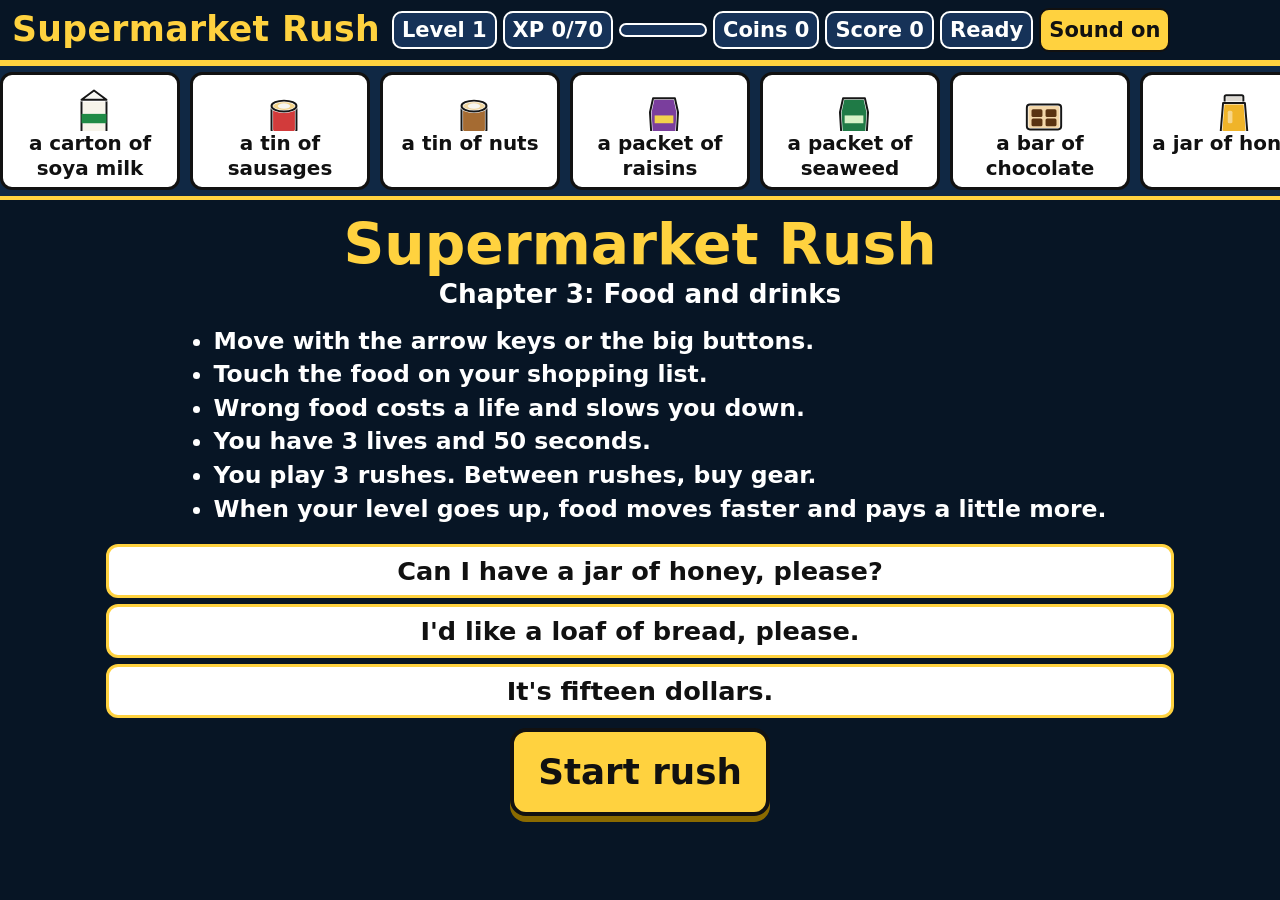
<file: index.html>
<!DOCTYPE html>
<html lang="en">
<head>
<meta charset="UTF-8">
<meta name="viewport" content="width=device-width, initial-scale=1">
<title>Supermarket Rush</title>
<style>
  html { font-size: 21px; }
  * { box-sizing: border-box; }
  html, body { height: 100%; }
  body {
    margin: 0;
    background: #071525;
    color: #fff;
    font-family: system-ui, "Segoe UI", Roboto, Helvetica, Arial, sans-serif;
    line-height: 1.25;
  }
  button, input { font: inherit; }
  button { cursor: pointer; }
  button:focus-visible { outline: 4px solid #111; outline-offset: 3px; }
  header {
    display: flex;
    flex-wrap: wrap;
    gap: 8px 12px;
    align-items: center;
    padding: 8px 12px;
    background: #071525;
    border-bottom: 6px solid #ffd23f;
  }
  .brand {
    font-size: 1.65rem;
    font-weight: 900;
    color: #ffd23f;
    letter-spacing: 0.01em;
  }
  .stats {
    display: flex;
    flex-wrap: wrap;
    gap: 6px;
    align-items: center;
    font-weight: 800;
  }
  .stats span, #btn-sound {
    background: #163258;
    color: #fff;
    border: 2px solid #fff;
    border-radius: 10px;
    padding: 4px 8px;
    font-weight: 800;
  }
  #btn-sound {
    background: #ffd23f;
    color: #111;
    border-color: #111;
    min-height: 44px;
  }
  .xpbar {
    display: inline-block;
    width: 88px;
    height: 14px;
    background: #2a2a2a;
    border: 2px solid #fff;
    border-radius: 8px;
    overflow: hidden;
    vertical-align: middle;
  }
  #xp-fill { display: block; height: 100%; width: 0; background: #3dde7a; }
  #timer {
    flex: 1 1 100%;
    display: flex;
    align-items: center;
    gap: 8px;
  }
  #timer-track {
    flex: 1;
    height: 26px;
    background: #2a2a2a;
    border: 2px solid #fff;
    border-radius: 8px;
    overflow: hidden;
  }
  #timer-fill { height: 100%; width: 100%; background: #ffd23f; }
  #timer-text { font-weight: 900; font-size: 1.35rem; min-width: 2.4rem; color: #fff; }
  #timer.low #timer-fill { background: #ff2d2d; }
  #timer.low #timer-text { color: #ffb4b4; }
  #hud-lives i {
    display: inline-block;
    width: 16px;
    height: 16px;
    margin-left: 4px;
    border-radius: 50%;
    background: #5a2430;
    border: 2px solid #fff;
    vertical-align: -2px;
  }
  #hud-lives i.on { background: #ff2d2d; }
  body:not(.mode-play) .only-play { display: none !important; }
  .screen { display: none; }
  body.mode-title #screen-title { display: block; }
  body.mode-shop #screen-shop { display: block; }
  body.mode-results #screen-results { display: block; }
  body.mode-play {
    height: 100%;
    overflow: hidden;
    display: flex;
    flex-direction: column;
  }
  body.mode-play #app {
    flex: 1;
    min-height: 0;
    display: flex;
    flex-direction: column;
  }
  body.mode-play #screen-play {
    display: flex;
    flex: 1;
    min-height: 0;
    flex-direction: column;
  }
  .wrap { max-width: 1100px; margin: 0 auto; padding: 12px 16px 32px; }
  h1 { font-size: 2.7rem; line-height: 1.05; margin: 0.15rem 0; color: #ffd23f; }
  h2 { font-size: 1.8rem; margin: 0 0 8px; }
  h3 { font-size: 1.35rem; margin: 0 0 6px; }
  .lede { font-size: 1.25rem; font-weight: 700; margin: 0 0 8px; }
  .howto {
    text-align: left;
    display: inline-block;
    margin: 4px auto 8px;
    font-size: 1.12rem;
    font-weight: 700;
  }
  .howto li { margin: 0.2rem 0; }
  #screen-title { text-align: center; }
  .examples { display: grid; gap: 6px; margin: 8px 0 10px; }
  .examples p, .cheer, .gear-line {
    margin: 0;
    background: #fff;
    color: #111;
    border: 3px solid #ffd23f;
    border-radius: 12px;
    padding: 8px 12px;
    font-weight: 800;
    font-size: 1.22rem;
  }
  .go-btn {
    display: inline-block;
    background: #ffd23f;
    color: #111;
    border: 4px solid #111;
    border-radius: 16px;
    min-height: 88px;
    min-width: 260px;
    padding: 10px 22px;
    font-size: 1.7rem;
    font-weight: 900;
    box-shadow: 0 6px 0 #8a6a00;
  }
  .go-btn:active { transform: translateY(3px); box-shadow: 0 2px 0 #8a6a00; }
  .marquee { overflow: hidden; background: #102844; border-bottom: 4px solid #ffd23f; }
  .marquee-track { display: flex; width: max-content; animation: slide 28s linear infinite; }
  .marquee-set { display: flex; gap: 10px; padding: 6px 10px 6px 0; }
  .mini-card {
    width: 180px;
    background: #fff;
    color: #111;
    border: 3px solid #111;
    border-radius: 12px;
    padding: 6px;
    text-align: center;
    font-weight: 800;
    font-size: 0.95rem;
  }
  .mini-card canvas { display: block; margin: 0 auto; }
  @keyframes slide { from { transform: translateX(0); } to { transform: translateX(-50%); } }
  #speech {
    margin: 8px 8px 0;
    background: #fff4b8;
    color: #111;
    border: 4px solid #111;
    border-radius: 14px;
    padding: 8px 12px;
    font-size: 1.65rem;
    font-weight: 900;
    text-align: center;
    min-height: 4.2rem;
  }
  .play-layout {
    flex: 1;
    min-height: 0;
    min-width: 0;
    display: grid;
    grid-template-columns: minmax(0, 1fr) 330px;
    grid-template-rows: auto minmax(0, 1fr);
    gap: 8px;
    padding: 8px;
  }
  .play-layout > * { min-width: 0; }
  #list {
    grid-column: 1 / -1;
    background: #fffdf6;
    color: #111;
    border: 4px solid #111;
    border-radius: 12px;
    padding: 8px 10px;
    overflow: visible;
    min-height: 0;
    display: flex;
    flex-wrap: wrap;
    align-items: center;
    gap: 8px;
  }
  #list h2 { font-size: 1.2rem; color: #111; margin: 0; flex: 0 0 auto; }
  .goal {
    display: flex;
    gap: 8px;
    align-items: center;
    flex: 1 1 220px;
    background: #fff;
    border: 3px solid #111;
    border-radius: 12px;
    padding: 6px;
    margin: 0;
  }
  .goal.now { background: #fff3b0; border-color: #8a5a00; }
  .goal.got { background: #d9f5e3; border-color: #0a6b38; }
  .goal strong { display: block; font-size: 1.2rem; }
  .goal em { font-style: normal; font-weight: 800; font-size: 0.95rem; }
  .cap { margin: 0; font-weight: 800; font-size: 0.95rem; flex: 1 1 160px; }
  .stage-wrap {
    grid-column: 1;
    grid-row: 2;
    min-height: 280px;
    height: 100%;
    position: relative;
    border: 4px solid #ffd23f;
    border-radius: 12px;
    overflow: hidden;
    background: #c9a36a;
  }
  #stage { width: 100%; height: 100%; max-width: 100%; display: block; touch-action: none; }
  .pad {
    grid-column: 2;
    grid-row: 2;
    display: grid;
    grid-template-columns: 1fr 1fr 1fr;
    grid-template-areas: ". up ." "left down right";
    gap: 8px;
    align-content: center;
  }
  .pad button {
    min-height: 84px;
    min-width: 0;
    background: #ffd23f;
    color: #111;
    border: 4px solid #111;
    border-radius: 16px;
    font-size: 1.15rem;
    font-weight: 900;
    box-shadow: 0 5px 0 #8a6a00;
    touch-action: none;
    user-select: none;
    padding: 4px;
  }
  .pad button.held, .pad button:active {
    background: #ff9f1c;
    transform: translateY(3px);
    box-shadow: 0 2px 0 #8a6a00;
  }
  #btn-up { grid-area: up; }
  #btn-left { grid-area: left; }
  #btn-down { grid-area: down; }
  #btn-right { grid-area: right; }
  .hint { grid-column: 1 / -1; margin: 4px 0 0; font-size: 0.95rem; font-weight: 700; text-align: center; }
  .shop-layout, .results-layout { max-width: 1100px; margin: 0 auto; padding: 12px 16px 32px; }
  .shop-layout { display: grid; grid-template-columns: 250px 1fr; gap: 16px; align-items: start; }
  #preview {
    width: 220px;
    height: 260px;
    background: #e7d3a8;
    border: 4px solid #111;
    border-radius: 16px;
    display: block;
  }
  #wear-line { color: #111; background: #fff; border-radius: 12px; padding: 8px; font-weight: 800; }
  .shop-copy p { margin: 0 0 8px; font-size: 1.15rem; font-weight: 700; }
  .gear-grid { display: grid; grid-template-columns: repeat(3, 1fr); gap: 10px; }
  .gear-card {
    background: #fff;
    color: #111;
    border: 4px solid #111;
    border-radius: 16px;
    padding: 10px;
  }
  .gear-card.owned { background: #e5f6ea; border-color: #0a6b38; }
  .gear-card h3 { margin: 4px 0; }
  .gear-card p { margin: 0 0 6px; font-weight: 700; }
  .gear-card .cost { font-size: 1.25rem; font-weight: 900; }
  .gear-card button {
    width: 100%;
    min-height: 64px;
    border-radius: 12px;
    border: 4px solid #02180e;
    background: #064422;
    color: #fff;
    font-weight: 900;
    font-size: 1.15rem;
  }
  .gear-card button:disabled {
    background: #d5d5d5;
    color: #222;
    border-color: #222;
    cursor: default;
  }
  #btn-next { width: 100%; margin-top: 12px; }
  .big-score { font-size: 3rem; font-weight: 900; color: #ffd23f; margin: 8px 0; }
  .stats-list { font-size: 1.3rem; font-weight: 800; }
  .word-bank { display: flex; flex-wrap: wrap; gap: 8px; padding: 0; list-style: none; }
  .word-bank li {
    background: #fff;
    color: #111;
    border: 3px solid #111;
    border-radius: 10px;
    padding: 4px 8px;
    font-weight: 800;
  }
  #screen-results .examples { margin-top: 12px; }
  #btn-again { margin-top: 8px; }
  @media (max-width: 1100px) {
    .play-layout {
      grid-template-columns: 1fr;
      grid-template-rows: auto minmax(260px, 1fr) auto;
    }
    .play-layout { grid-template-columns: 1fr; grid-template-rows: auto minmax(220px, 1fr) auto; }
    #list { grid-column: 1; grid-row: 1; max-height: none; overflow: visible; }
    .stage-wrap { grid-column: 1; grid-row: 2; min-height: 220px; }
    .pad { grid-column: 1; grid-row: 3; width: min(440px, 100%); margin: 0 auto; }
    .gear-grid { grid-template-columns: 1fr; }
    .shop-layout { grid-template-columns: 1fr; }
  }
  @media (max-width: 700px) {
    html { font-size: 18px; }
    h1 { font-size: 2.2rem; }
    .pad button { min-height: 76px; }
  }
  @media (max-height: 860px) {
    h1 { font-size: 2.15rem; margin: 0; }
    .lede { margin: 0 0 4px; }
    .howto { font-size: 1.02rem; margin: 2px auto 6px; }
    .howto li { margin: 0; }
    .examples { gap: 4px; margin: 6px 0 8px; }
    .examples p { padding: 4px 8px; }
    .go-btn { min-height: 72px; font-size: 1.45rem; }
    .wrap { padding-top: 6px; padding-bottom: 12px; }
    .marquee-set { padding: 4px 8px 4px 0; }
    .mini-card { width: 148px; font-size: 0.82rem; padding: 4px; }
    body.mode-play #speech { min-height: 0; font-size: 1.35rem; padding: 6px 10px; margin-top: 4px; }
    #list { max-height: none; overflow: visible; }
    .pad button { min-height: 68px; }
  }
  @media (prefers-reduced-motion: reduce) {
    .marquee-track { animation: none; flex-wrap: wrap; width: auto; justify-content: center; }
    .marquee-set + .marquee-set { display: none; }
    .go-btn { box-shadow: none; }
  }
</style>
</head>
<body>
<header>
  <div class="brand">Supermarket Rush</div>
  <div class="stats">
    <span id="hud-level">Level 1</span>
    <span id="hud-xp">XP 0/70</span>
    <span class="xpbar" aria-hidden="true"><i id="xp-fill"></i></span>
    <span id="hud-coins">Coins 0</span>
    <span id="hud-score">Score 0</span>
    <span id="hud-rush">Ready</span>
    <span id="hud-lives" class="only-play">Lives <i class="on"></i><i class="on"></i><i class="on"></i></span>
    <span id="hud-basket" class="only-play">Basket 0/5</span>
    <button type="button" id="btn-sound" aria-pressed="true">Sound on</button>
  </div>
  <div id="timer" class="only-play">
    <div id="timer-track"><div id="timer-fill"></div></div>
    <span id="timer-text">50</span>
  </div>
</header>
<main id="app">
  <section id="screen-title" class="screen">
    <div class="marquee" aria-hidden="false">
      <div class="marquee-track" id="marquee"></div>
    </div>
    <div class="wrap">
      <h1>Supermarket Rush</h1>
      <p class="lede">Chapter 3: Food and drinks</p>
      <ul class="howto">
        <li>Move with the arrow keys or the big buttons.</li>
        <li>Touch the food on your shopping list.</li>
        <li>Wrong food costs a life and slows you down.</li>
        <li>You have 3 lives and 50 seconds.</li>
        <li>You play 3 rushes. Between rushes, buy gear.</li>
        <li>When your level goes up, food moves faster and pays a little more.</li>
      </ul>
      <div class="examples">
        <p>Can I have a jar of honey, please?</p>
        <p>I'd like a loaf of bread, please.</p>
        <p>It's fifteen dollars.</p>
      </div>
      <button type="button" id="btn-start" class="go-btn">Start rush</button>
    </div>
  </section>
  <section id="screen-play" class="screen">
    <div id="speech" aria-live="polite">Ready?</div>
    <div class="play-layout">
      <aside id="list"></aside>
      <div class="stage-wrap" id="stage-wrap"><canvas id="stage"></canvas></div>
      <div class="pad">
        <button type="button" id="btn-up">Up</button>
        <button type="button" id="btn-left">Left</button>
        <button type="button" id="btn-down">Down</button>
        <button type="button" id="btn-right">Right</button>
        <p class="hint">Hold a button, or use the arrow keys.</p>
      </div>
    </div>
  </section>
  <section id="screen-shop" class="screen"></section>
  <section id="screen-results" class="screen"><div id="results-root"></div></section>
</main>
<noscript><p class="wrap">This game needs JavaScript.</p></noscript>
<script>
"use strict";
(function () {
  var FOODS = [
    { id: "soya", name: "a carton of soya milk", price: 12, kind: "carton", color: "#f7f4ea", accent: "#1f8a45" },
    { id: "sausages", name: "a tin of sausages", price: 18, kind: "tin", color: "#d23b3b", accent: "#f3d48b" },
    { id: "nuts", name: "a tin of nuts", price: 16, kind: "tin", color: "#a56b32", accent: "#f0d7a2" },
    { id: "raisins", name: "a packet of raisins", price: 10, kind: "packet", color: "#7a3e9d", accent: "#f2d24b" },
    { id: "seaweed", name: "a packet of seaweed", price: 8, kind: "packet", color: "#1f7a46", accent: "#d7f2c8" },
    { id: "chocolate", name: "a bar of chocolate", price: 14, kind: "bar", color: "#5a3312", accent: "#f3d7aa" },
    { id: "honey", name: "a jar of honey", price: 15, kind: "jar", color: "#f0b429", accent: "#fff1c2" },
    { id: "peanut", name: "a jar of peanut butter", price: 20, kind: "jar", color: "#c4843a", accent: "#f6e0b8" },
    { id: "bread", name: "a loaf of bread", price: 11, kind: "loaf", color: "#e3a45c", accent: "#8a4b1f" },
    { id: "bananas", name: "a bunch of bananas", price: 9, kind: "bananas", color: "#f2d230", accent: "#6d4a12" },
    { id: "grapes", name: "a bunch of grapes", price: 13, kind: "grapes", color: "#7b2d8e", accent: "#e7c0ef" }
  ];

  var GEAR = {
    shoes: { cost: 40, title: "Fast shoes", detail: "You move faster." },
    basket: { cost: 55, title: "Bigger basket", detail: "You carry more food and score more." },
    scanner: { cost: 75, title: "Scanner", detail: "Food on your list glows." }
  };
  var GEAR_ORDER = ["shoes", "basket", "scanner"];

  var state = "title";
  var level = 1;
  var xp = 0;
  var xpNeed = 70;
  var coins = 0;
  var score = 0;
  var owned = { shoes: false, basket: false, scanner: false };
  var runsDone = 0;
  var runScores = [];
  var deck = [];
  var list = [];
  var items = [];
  var parts = [];
  var floats = [];
  var lives = 3;
  var carried = 0;
  var totalCollected = 0;
  var runScore = 0;
  var runFoodCoins = 0;
  var timeLeft = 50;
  var intro = 0;
  var ending = false;
  var endTimer = 0;
  var endMsg = "";
  var runClosed = false;
  var listBonusGiven = false;
  var slowT = 0;
  var safeT = 0;
  var shake = 0;
  var hurtT = 0;
  var spawnT = 0;
  var speechLock = 0;
  var speechText = "";
  var needPlace = false;
  var fieldReady = false;
  var facing = "up";
  var moving = false;
  var player = { x: 400, y: 300 };
  var keys = { left: false, right: false, up: false, down: false };
  var viewW = 800;
  var viewH = 500;
  var U = 1;
  var time = 0;
  var lastTs = 0;
  var soundOn = true;
  var audioCtx = null;
  var reduceMotion = false;
  var shopUps = 0;
  var shopExtra = 0;
  var shopPer = 0;
  var shopListPay = 0;
  var lastSpeech = "";

  function $(id) { return document.getElementById(id); }

  function shuffle(listIn) {
    var a = listIn.slice();
    var i, j, tmp;
    for (i = a.length - 1; i > 0; i--) {
      j = Math.floor(Math.random() * (i + 1));
      tmp = a[i];
      a[i] = a[j];
      a[j] = tmp;
    }
    return a;
  }

  function priceWords(n) {
    var ones = ["zero", "one", "two", "three", "four", "five", "six", "seven", "eight", "nine", "ten", "eleven", "twelve", "thirteen", "fourteen", "fifteen", "sixteen", "seventeen", "eighteen", "nineteen"];
    var tens = ["", "", "twenty", "thirty", "forty", "fifty", "sixty", "seventy", "eighty", "ninety"];
    n = Math.round(n);
    if (n < 0) n = 0;
    if (n > 99) n = 99;
    if (n < 20) return ones[n];
    var t = Math.floor(n / 10);
    var o = n % 10;
    if (o === 0) return tens[t];
    return tens[t] + "-" + ones[o];
  }

  function moneyLine(n) {
    return "It's " + priceWords(n) + " dollars.";
  }

  function ac() {
    if (!soundOn) return null;
    var AC = window.AudioContext || window.webkitAudioContext;
    if (!AC) return null;
    if (!audioCtx) audioCtx = new AC();
    if (audioCtx.state === "suspended") audioCtx.resume();
    return audioCtx;
  }

  function tone(freq, dur, delay, type) {
    try {
      var ctx = ac();
      if (!ctx) return;
      var t = ctx.currentTime + (delay || 0);
      var o = ctx.createOscillator();
      var g = ctx.createGain();
      o.type = type || "square";
      o.frequency.setValueAtTime(freq, t);
      g.gain.setValueAtTime(0.0001, t);
      g.gain.exponentialRampToValueAtTime(0.05, t + 0.015);
      g.gain.exponentialRampToValueAtTime(0.0001, t + Math.max(0.04, dur));
      o.connect(g);
      g.connect(ctx.destination);
      o.start(t);
      o.stop(t + dur + 0.02);
    } catch (err) {}
  }

  function capacity() {
    return owned.basket ? 9 : 5;
  }

  function itemSpeed() {
    return Math.max(48, viewH * 0.11) * (1 + (level - 1) * 0.18);
  }

  function moveSpeed() {
    var s = Math.max(220, viewH * 0.48);
    if (owned.shoes) s *= 1.5;
    if (slowT > 0) s *= 0.4;
    return s;
  }

  function shelfWidth() {
    var sw = Math.round(Math.max(44, Math.min(120, viewW * 0.13)));
    if (viewW - sw * 2 < 160) sw = Math.max(24, Math.floor((viewW - 160) / 2));
    return sw;
  }

  function aisleLeft() { return shelfWidth(); }
  function aisleRight() { return viewW - shelfWidth(); }

  function isListed(id) {
    var i;
    for (i = 0; i < list.length; i++) if (list[i].food.id === id) return true;
    return false;
  }

  function listEntry(id) {
    var i;
    for (i = 0; i < list.length; i++) if (list[i].food.id === id) return list[i];
    return null;
  }

  function allGot() {
    var i;
    if (!list.length) return false;
    for (i = 0; i < list.length; i++) if (!list[i].got) return false;
    return true;
  }

  function customerLine() {
    var i, name;
    if (allGot() && carried >= capacity()) return "List complete. Your basket is full. Dodge the other food.";
    if (allGot()) return "List complete. Fill your basket.";
    for (i = 0; i < list.length; i++) {
      if (!list[i].got) {
        name = list[i].food.name;
        if (list[i].pattern === "like") return "I'd like " + name + ", please.";
        return "Can I have " + name + ", please?";
      }
    }
    return "Grab the food on your list.";
  }

  function currentSpeech() {
    if (intro > 0.75) return "Ready?";
    if (intro > 0) return "Go!";
    if (ending && endMsg) return endMsg;
    if (speechLock > 0 && speechText) return speechText;
    return customerLine();
  }

  function say(text, seconds) {
    speechText = text;
    speechLock = seconds;
  }

  function gearBits() {
    var partsOut = [];
    if (owned.shoes) partsOut.push("fast shoes");
    if (owned.basket) partsOut.push("a bigger basket");
    if (owned.scanner) partsOut.push("a scanner");
    return partsOut;
  }

  function gearSentence() {
    var partsOut = gearBits();
    if (!partsOut.length) return "You do not own any gear yet.";
    if (partsOut.length === 1) return "You own " + partsOut[0] + ".";
    if (partsOut.length === 2) return "You own " + partsOut[0] + " and " + partsOut[1] + ".";
    return "You own " + partsOut[0] + ", " + partsOut[1] + " and " + partsOut[2] + ".";
  }

  function gearShort() {
    var bits = [];
    if (owned.shoes) bits.push("Fast shoes");
    if (owned.basket) bits.push("Bigger basket");
    if (owned.scanner) bits.push("Scanner");
    if (!bits.length) return "No gear yet. Buy some after this rush.";
    return "Gear: " + bits.join(", ") + ".";
  }

  function clearKeys() {
    keys.left = false;
    keys.right = false;
    keys.up = false;
    keys.down = false;
    var ids = ["btn-up", "btn-down", "btn-left", "btn-right"];
    var i, b;
    for (i = 0; i < ids.length; i++) {
      b = $(ids[i]);
      if (b) b.classList.remove("held");
    }
  }

  function setState(next) {
    state = next;
    document.body.className = "mode-" + next;
  }

  function newGame() {
    score = 0;
    coins = 0;
    level = 1;
    xp = 0;
    xpNeed = 70;
    owned = { shoes: false, basket: false, scanner: false };
    runsDone = 0;
    runScores = [];
    deck = shuffle(FOODS.slice());
    lives = 3;
    carried = 0;
    totalCollected = 0;
    runScore = 0;
    runFoodCoins = 0;
    timeLeft = 50;
    items = [];
    parts = [];
    floats = [];
    list = [];
    clearKeys();
  }

  function dealList() {
    if (deck.length < 3) deck = shuffle(FOODS.slice());
    var patterns = shuffle(["can", "like", Math.random() < 0.5 ? "can" : "like"]);
    var made = [];
    var i;
    for (i = 0; i < 3; i++) {
      made.push({ food: deck.pop(), got: false, pattern: patterns[i] });
    }
    return made;
  }

  function listedFoods(onlyMissing) {
    var out = [];
    var i;
    for (i = 0; i < list.length; i++) {
      if (!onlyMissing || !list[i].got) out.push(list[i].food);
    }
    return out;
  }

  function pickFood() {
    var missing = listedFoods(true);
    var useList = missing.length ? missing : listedFoods(false);
    var bias = missing.length ? 0.72 : 0.5;
    var guard, f;
    if (Math.random() < bias && useList.length) {
      return useList[Math.floor(Math.random() * useList.length)];
    }
    guard = 0;
    f = FOODS[Math.floor(Math.random() * FOODS.length)];
    while (isListed(f.id) && guard < 12) {
      f = FOODS[Math.floor(Math.random() * FOODS.length)];
      guard++;
    }
    return f;
  }

  function randAisleX() {
    var left = aisleLeft() + 48 * U;
    var right = aisleRight() - 48 * U;
    if (right <= left + 10) return (aisleLeft() + aisleRight()) / 2;
    return left + Math.random() * (right - left);
  }

  function spawnItem(y, sitting) {
    if (items.length >= 5) return;
    var food = pickFood();
    var x = randAisleX();
    var tries = 0;
    while (tries < 10) {
      var crowded = Math.abs(x - player.x) < 90 && Math.abs(y - player.y) < 90;
      var n;
      for (n = 0; n < items.length; n++) {
        if (Math.abs(items[n].x - x) < 150 && Math.abs(items[n].y - y) < 78) crowded = true;
      }
      if (!crowded) break;
      x = randAisleX();
      tries++;
    }
    items.push({
      food: food,
      x: x,
      y: y,
      vy: sitting ? 0 : itemSpeed(),
      sit: sitting ? 5 + Math.random() * 3 : 0,
      phase: Math.random() * 6.28,
      harmless: false
    });
  }

  function placeRun() {
    var i, y;
    needPlace = false;
    player.x = (aisleLeft() + aisleRight()) / 2;
    player.y = viewH * 0.72;
    items = [];
    for (i = 0; i < 4; i++) {
      y = viewH * (0.16 + i * 0.16);
      spawnItem(y, i % 2 === 0);
    }
  }

  function roundRect(ctx, x, y, w, h, r) {
    var rr = Math.min(r, Math.abs(w) / 2, Math.abs(h) / 2);
    ctx.beginPath();
    ctx.moveTo(x + rr, y);
    ctx.arcTo(x + w, y, x + w, y + h, rr);
    ctx.arcTo(x + w, y + h, x, y + h, rr);
    ctx.arcTo(x, y + h, x, y, rr);
    ctx.arcTo(x, y, x + w, y, rr);
    ctx.closePath();
  }

  function paintShape(ctx) {
    ctx.fill();
    ctx.lineWidth = 4;
    ctx.strokeStyle = "#ffffff";
    ctx.stroke();
    ctx.lineWidth = 2.5;
    ctx.strokeStyle = "#161616";
    ctx.stroke();
  }

  function drawFood(ctx, food, x, y, scale) {
    var s = scale || 1;
    ctx.save();
    ctx.translate(x, y);
    ctx.scale(s, s);
    ctx.lineJoin = "round";
    ctx.lineCap = "round";
    if (food.kind === "carton") {
      ctx.fillStyle = food.color;
      roundRect(ctx, -16, -22, 32, 46, 3);
      paintShape(ctx);
      ctx.fillStyle = food.accent;
      ctx.fillRect(-16, -4, 32, 12);
      ctx.beginPath();
      ctx.moveTo(-16, -22);
      ctx.lineTo(0, -34);
      ctx.lineTo(16, -22);
      ctx.closePath();
      ctx.fillStyle = "#f7f7f2";
      paintShape(ctx);
    } else if (food.kind === "tin") {
      ctx.fillStyle = food.color;
      roundRect(ctx, -16, -14, 32, 34, 4);
      paintShape(ctx);
      ctx.fillStyle = food.accent;
      ctx.beginPath();
      ctx.ellipse(0, -14, 16, 7, 0, 0, Math.PI * 2);
      paintShape(ctx);
      ctx.fillStyle = "#f7f7f2";
      ctx.beginPath();
      ctx.ellipse(0, -14, 8, 3.5, 0, 0, Math.PI * 2);
      ctx.fill();
    } else if (food.kind === "packet") {
      ctx.fillStyle = food.color;
      ctx.beginPath();
      ctx.moveTo(-18, -6);
      ctx.lineTo(-14, -24);
      ctx.lineTo(14, -24);
      ctx.lineTo(18, -6);
      ctx.lineTo(16, 26);
      ctx.lineTo(-16, 26);
      ctx.closePath();
      paintShape(ctx);
      ctx.fillStyle = food.accent;
      ctx.fillRect(-12, -2, 24, 10);
    } else if (food.kind === "bar") {
      ctx.fillStyle = food.accent;
      roundRect(ctx, -22, -16, 44, 32, 4);
      paintShape(ctx);
      ctx.fillStyle = food.color;
      roundRect(ctx, -16, -10, 14, 10, 2);
      ctx.fill();
      roundRect(ctx, 2, -10, 14, 10, 2);
      ctx.fill();
      roundRect(ctx, -16, 2, 14, 10, 2);
      ctx.fill();
      roundRect(ctx, 2, 2, 14, 10, 2);
      ctx.fill();
    } else if (food.kind === "jar") {
      ctx.fillStyle = "#dedad2";
      roundRect(ctx, -12, -28, 24, 10, 2);
      paintShape(ctx);
      ctx.fillStyle = food.color;
      ctx.beginPath();
      ctx.moveTo(-14, -18);
      ctx.lineTo(-17, 18);
      ctx.quadraticCurveTo(0, 30, 17, 18);
      ctx.lineTo(14, -18);
      ctx.closePath();
      paintShape(ctx);
      ctx.fillStyle = "rgba(255,255,255,0.45)";
      roundRect(ctx, -8, -8, 6, 16, 2);
      ctx.fill();
    } else if (food.kind === "loaf") {
      ctx.fillStyle = food.color;
      ctx.beginPath();
      ctx.ellipse(0, 2, 26, 16, 0, 0, Math.PI * 2);
      paintShape(ctx);
      ctx.strokeStyle = food.accent;
      ctx.lineWidth = 2;
      ctx.beginPath();
      ctx.moveTo(-12, 2);
      ctx.lineTo(-6, -4);
      ctx.moveTo(0, 4);
      ctx.lineTo(0, -6);
      ctx.moveTo(10, 2);
      ctx.lineTo(15, -3);
      ctx.stroke();
    } else if (food.kind === "bananas") {
      ctx.strokeStyle = "#161616";
      ctx.lineWidth = 8;
      ctx.lineCap = "round";
      ctx.beginPath();
      ctx.moveTo(-16, 14);
      ctx.quadraticCurveTo(-10, -18, 10, -4);
      ctx.moveTo(-8, 16);
      ctx.quadraticCurveTo(0, -16, 18, 0);
      ctx.moveTo(-2, 16);
      ctx.quadraticCurveTo(8, -10, 20, 8);
      ctx.stroke();
      ctx.strokeStyle = food.color;
      ctx.lineWidth = 5;
      ctx.beginPath();
      ctx.moveTo(-16, 14);
      ctx.quadraticCurveTo(-10, -18, 10, -4);
      ctx.moveTo(-8, 16);
      ctx.quadraticCurveTo(0, -16, 18, 0);
      ctx.moveTo(-2, 16);
      ctx.quadraticCurveTo(8, -10, 20, 8);
      ctx.stroke();
      ctx.fillStyle = food.accent;
      ctx.beginPath();
      ctx.arc(-12, 16, 4, 0, Math.PI * 2);
      ctx.fill();
    } else if (food.kind === "grapes") {
      var spots = [[0, -8], [-8, 0], [8, 0], [-4, 8], [4, 8], [0, 16]];
      var g;
      ctx.fillStyle = food.color;
      for (g = 0; g < spots.length; g++) {
        ctx.beginPath();
        ctx.arc(spots[g][0], spots[g][1], 7, 0, Math.PI * 2);
        paintShape(ctx);
      }
      ctx.fillStyle = food.accent;
      ctx.beginPath();
      ctx.moveTo(0, -16);
      ctx.lineTo(10, -26);
      ctx.lineTo(-2, -18);
      ctx.closePath();
      paintShape(ctx);
    }
    ctx.restore();
  }

  function drawShopper(ctx, x, y, dir, scale, movingFlag, badge) {
    var s = scale;
    var fx = 0;
    var fy = 1;
    var hx, hy, bw, bh, bx, by;
    if (dir === "up") fy = -1;
    if (dir === "left") { fx = -1; fy = 0; }
    if (dir === "right") { fx = 1; fy = 0; }
    ctx.save();
    ctx.translate(x, y);
    ctx.fillStyle = "rgba(0,0,0,0.28)";
    ctx.beginPath();
    ctx.ellipse(0, 20 * s, 18 * s, 8 * s, 0, 0, Math.PI * 2);
    ctx.fill();
    if (movingFlag && owned.shoes && slowT <= 0) {
      ctx.strokeStyle = "#ffd23f";
      ctx.lineWidth = 3 * s;
      ctx.beginPath();
      ctx.moveTo(-fx * 18 * s - fy * 12 * s, -fy * 18 * s + fx * 12 * s);
      ctx.lineTo(-fx * 34 * s - fy * 12 * s, -fy * 34 * s + fx * 12 * s);
      ctx.moveTo(-fx * 18 * s + fy * 12 * s, -fy * 18 * s - fx * 12 * s);
      ctx.lineTo(-fx * 36 * s + fy * 12 * s, -fy * 36 * s - fx * 12 * s);
      ctx.stroke();
    }
    ctx.fillStyle = owned.shoes ? "#ff4d00" : "#222222";
    ctx.beginPath();
    ctx.ellipse(-8 * s, 14 * s, owned.shoes ? 8 * s : 6 * s, 4.5 * s, 0, 0, Math.PI * 2);
    ctx.ellipse(8 * s, 14 * s, owned.shoes ? 8 * s : 6 * s, 4.5 * s, 0, 0, Math.PI * 2);
    ctx.fill();
    ctx.lineWidth = 2;
    ctx.strokeStyle = "#111";
    ctx.stroke();
    if (owned.shoes) {
      ctx.strokeStyle = "#fff";
      ctx.lineWidth = 2;
      ctx.beginPath();
      ctx.moveTo(-14 * s, 14 * s);
      ctx.lineTo(-2 * s, 14 * s);
      ctx.moveTo(2 * s, 14 * s);
      ctx.lineTo(14 * s, 14 * s);
      ctx.stroke();
    }
    ctx.fillStyle = "#0b3d91";
    roundRect(ctx, -12 * s, -8 * s, 24 * s, 26 * s, 8 * s);
    ctx.fill();
    ctx.lineWidth = 4;
    ctx.strokeStyle = "#fff";
    ctx.stroke();
    ctx.lineWidth = 2;
    ctx.strokeStyle = "#111";
    ctx.stroke();
    hx = fx * 10 * s;
    hy = fy * 8 * s - 12 * s;
    ctx.fillStyle = "#2b2118";
    ctx.beginPath();
    ctx.arc(hx, hy, 11 * s, 0, Math.PI * 2);
    ctx.fill();
    ctx.fillStyle = "#f0c7a0";
    ctx.beginPath();
    ctx.arc(hx + fx * 2 * s, hy + fy * 2 * s, 9 * s, 0, Math.PI * 2);
    ctx.fill();
    ctx.lineWidth = 2;
    ctx.strokeStyle = "#111";
    ctx.stroke();
    ctx.fillStyle = "#161616";
    ctx.beginPath();
    ctx.arc(hx + fx * 4 * s - fy * 3 * s, hy + fy * 3 * s + fx * 3 * s, 1.4 * s, 0, Math.PI * 2);
    ctx.arc(hx + fx * 4 * s + fy * 3 * s, hy + fy * 3 * s - fx * 3 * s, 1.4 * s, 0, Math.PI * 2);
    ctx.fill();
    if (owned.scanner) {
      ctx.fillStyle = "#67e8f9";
      roundRect(ctx, hx - 11 * s, hy - 1 * s, 22 * s, 7 * s, 3 * s);
      ctx.fill();
      ctx.strokeStyle = "#111";
      ctx.lineWidth = 2;
      ctx.stroke();
      ctx.beginPath();
      ctx.moveTo(hx + 8 * s, hy - 8 * s);
      ctx.lineTo(hx + 16 * s, hy - 18 * s);
      ctx.stroke();
      ctx.fillStyle = Math.floor(time * 4) % 2 === 0 ? "#ff2d2d" : "#7a1010";
      ctx.beginPath();
      ctx.arc(hx + 16 * s, hy - 20 * s, 3 * s, 0, Math.PI * 2);
      ctx.fill();
    }
    bw = (owned.basket ? 30 : 18) * s;
    bh = (owned.basket ? 20 : 13) * s;
    bx = fx * 22 * s;
    by = fy * 18 * s + 6 * s;
    ctx.fillStyle = owned.basket ? "#e07a2f" : "#8a5a32";
    roundRect(ctx, bx - bw / 2, by - bh / 2, bw, bh, 4 * s);
    ctx.fill();
    ctx.lineWidth = 2;
    ctx.strokeStyle = "#111";
    ctx.stroke();
    ctx.beginPath();
    ctx.arc(bx, by - bh / 2, bw * 0.32, Math.PI, 0);
    ctx.stroke();
    if (badge !== undefined && badge !== null && badge !== "") {
      ctx.font = "800 " + Math.round(12 * s) + "px system-ui, Segoe UI, Roboto, Helvetica, Arial, sans-serif";
      ctx.textAlign = "center";
      ctx.textBaseline = "middle";
      ctx.lineWidth = 3;
      ctx.strokeStyle = "#fff";
      ctx.strokeText(String(badge), bx, by + 1);
      ctx.fillStyle = "#111";
      ctx.fillText(String(badge), bx, by + 1);
    }
    ctx.restore();
  }

  function drawIcon(ctx, kind) {
    ctx.save();
    ctx.clearRect(0, 0, 120, 80);
    ctx.translate(60, 42);
    ctx.lineJoin = "round";
    ctx.lineCap = "round";
    if (kind === "shoes") {
      ctx.fillStyle = "#ff4d00";
      ctx.beginPath();
      ctx.ellipse(-16, 4, 16, 9, -0.3, 0, Math.PI * 2);
      paintShape(ctx);
      ctx.beginPath();
      ctx.ellipse(16, 4, 16, 9, 0.3, 0, Math.PI * 2);
      paintShape(ctx);
      ctx.strokeStyle = "#fff";
      ctx.lineWidth = 3;
      ctx.beginPath();
      ctx.moveTo(-26, 4);
      ctx.lineTo(-8, 4);
      ctx.moveTo(8, 4);
      ctx.lineTo(26, 4);
      ctx.stroke();
    } else if (kind === "basket") {
      ctx.fillStyle = "#e07a2f";
      roundRect(ctx, -24, -8, 48, 26, 6);
      paintShape(ctx);
      ctx.strokeStyle = "#111";
      ctx.lineWidth = 3;
      ctx.beginPath();
      ctx.arc(0, -8, 16, Math.PI, 0);
      ctx.stroke();
    } else {
      ctx.fillStyle = "#16324f";
      roundRect(ctx, -22, -16, 44, 28, 6);
      paintShape(ctx);
      ctx.fillStyle = "#67e8f9";
      roundRect(ctx, -14, -6, 28, 8, 3);
      ctx.fill();
      ctx.strokeStyle = "#111";
      ctx.lineWidth = 2;
      ctx.stroke();
      ctx.beginPath();
      ctx.moveTo(12, -16);
      ctx.lineTo(22, -30);
      ctx.stroke();
      ctx.fillStyle = "#ff2d2d";
      ctx.beginPath();
      ctx.arc(22, -32, 4, 0, Math.PI * 2);
      ctx.fill();
    }
    ctx.restore();
  }

  function drawLabel(ctx, text, x, y, hot) {
    var maxW = Math.max(90, (aisleRight() - aisleLeft()) - 12);
    var size = Math.round(Math.max(14, Math.min(18, 16 * U)));
    var tw, w, h, left;
    ctx.font = "700 " + size + "px system-ui, Segoe UI, Roboto, Helvetica, Arial, sans-serif";
    while (size > 11 && ctx.measureText(text).width > maxW - 14) {
      size -= 1;
      ctx.font = "700 " + size + "px system-ui, Segoe UI, Roboto, Helvetica, Arial, sans-serif";
    }
    tw = ctx.measureText(text).width;
    w = tw + 14;
    h = size + 10;
    left = x - w / 2;
    if (left < 4) left = 4;
    if (left + w > viewW - 4) left = viewW - 4 - w;
    if (y < 4) y = 4;
    if (y + h > viewH - 4) y = viewH - 4 - h;
    ctx.fillStyle = hot ? "#ffe14a" : "#ffffff";
    ctx.strokeStyle = "#111111";
    ctx.lineWidth = 2;
    roundRect(ctx, left, y, w, h, 6);
    ctx.fill();
    ctx.stroke();
    ctx.fillStyle = "#111111";
    ctx.textAlign = "center";
    ctx.textBaseline = "middle";
    ctx.fillText(text, left + w / 2, y + h / 2 + 1);
  }

  function drawShelves(ctx) {
    var sw = shelfWidth();
    drawSide(0, sw);
    drawSide(viewW - sw, sw);
    function drawSide(x, width) {
      var rows = 4;
      var r, i, y, bw, gap, colors;
      ctx.fillStyle = "#5c3317";
      ctx.fillRect(x, 0, width, viewH);
      ctx.strokeStyle = "#2a160b";
      ctx.lineWidth = 4;
      ctx.strokeRect(x + 2, 2, width - 4, viewH - 4);
      colors = ["#d23b3b", "#f0b429", "#1f7a46", "#7a3e9d", "#e3a45c", "#0b3d91"];
      for (r = 0; r < rows; r++) {
        y = (r + 1) * viewH / (rows + 0.4);
        ctx.fillStyle = "#8a5a32";
        ctx.fillRect(x + 6, y, width - 12, 8);
        bw = Math.max(8, (width - 24) / 3);
        for (i = 0; i < 3; i++) {
          ctx.fillStyle = colors[(r + i) % colors.length];
          gap = x + 8 + i * (bw + 2);
          ctx.fillRect(gap, y - 22, bw - 2, 20);
        }
      }
    }
  }

  function drawFloor(ctx) {
    var left = aisleLeft();
    var right = aisleRight();
    var size = 42;
    var x, y, odd;
    ctx.fillStyle = "#e7d3a8";
    ctx.fillRect(left, 0, Math.max(0, right - left), viewH);
    for (y = 0; y < viewH; y += size) {
      for (x = left; x < right; x += size) {
        odd = ((Math.floor(x / size) + Math.floor(y / size)) % 2) === 0;
        ctx.fillStyle = odd ? "#efd8b0" : "#e2c89a";
        ctx.fillRect(x, y, Math.min(size, right - x), Math.min(size, viewH - y));
      }
    }
    ctx.strokeStyle = "rgba(90, 60, 10, 0.85)";
    ctx.lineWidth = 4;
    ctx.setLineDash([16, 12]);
    ctx.beginPath();
    ctx.moveTo(left + 8, 0);
    ctx.lineTo(left + 8, viewH);
    ctx.moveTo(right - 8, 0);
    ctx.lineTo(right - 8, viewH);
    ctx.stroke();
    ctx.setLineDash([]);
  }

  function drawBanner(ctx, text) {
    var size = Math.round(Math.max(36, Math.min(78, viewW * 0.08)));
    ctx.font = "900 " + size + "px system-ui, Segoe UI, Roboto, Helvetica, Arial, sans-serif";
    ctx.textAlign = "center";
    ctx.textBaseline = "middle";
    ctx.lineWidth = 10;
    ctx.strokeStyle = "#111";
    ctx.strokeText(text, viewW / 2, viewH / 2);
    ctx.fillStyle = "#ffd23f";
    ctx.fillText(text, viewW / 2, viewH / 2);
  }

  function burst(x, y, color) {
    var i, a, v;
    if (reduceMotion) return;
    for (i = 0; i < 12; i++) {
      a = Math.random() * 6.28;
      v = 40 + Math.random() * 140;
      parts.push({ x: x, y: y, vx: Math.cos(a) * v, vy: Math.sin(a) * v, life: 0.45, color: color });
    }
    if (parts.length > 100) parts.splice(0, parts.length - 80);
  }

  function goalClass(i) {
    var j;
    if (list[i].got) return "goal got";
    for (j = 0; j < list.length; j++) {
      if (!list[j].got) return j === i ? "goal now" : "goal";
    }
    return "goal";
  }

  function buildList() {
    var root = $("list");
    var html = "<h2>Shopping list</h2>";
    var i, canvases, ctx, id, food;
    for (i = 0; i < list.length; i++) {
      html += "<article class=\"" + goalClass(i) + "\">";
      html += "<canvas width=\"76\" height=\"56\" data-id=\"" + list[i].food.id + "\"></canvas>";
      html += "<div><strong>" + list[i].food.name + "</strong>";
      html += "<em>" + (list[i].got ? "Got it" : "Find it") + "</em></div></article>";
    }
    html += "<p class=\"cap\">Basket holds " + capacity() + " things.</p>";
    html += "<p class=\"cap\">" + gearShort() + "</p>";
    root.innerHTML = html;
    canvases = root.getElementsByTagName("canvas");
    for (i = 0; i < canvases.length; i++) {
      id = canvases[i].getAttribute("data-id");
      food = null;
      var f;
      for (f = 0; f < FOODS.length; f++) if (FOODS[f].id === id) food = FOODS[f];
      ctx = canvases[i].getContext("2d");
      if (food && ctx) drawFood(ctx, food, 38, 32, 0.7);
    }
  }

  function syncList() {
    var arts = $("list").getElementsByTagName("article");
    var i, em;
    for (i = 0; i < list.length && i < arts.length; i++) {
      arts[i].className = goalClass(i);
      em = arts[i].getElementsByTagName("em")[0];
      if (em) em.textContent = list[i].got ? "Got it" : "Find it";
    }
  }

  function paintLives() {
    var root = $("hud-lives");
    var dots = root.getElementsByTagName("i");
    var i;
    for (i = 0; i < dots.length; i++) dots[i].className = i < lives ? "on" : "";
  }

  function paintHud() {
    var pct, tPct, rushLabel;
    $("hud-level").textContent = "Level " + level;
    $("hud-xp").textContent = "XP " + xp + "/" + xpNeed;
    pct = xpNeed > 0 ? Math.floor(xp / xpNeed * 100) : 0;
    if (pct < 0) pct = 0;
    if (pct > 100) pct = 100;
    $("xp-fill").style.width = pct + "%";
    $("hud-coins").textContent = "Coins " + coins;
    $("hud-score").textContent = "Score " + score;
    $("hud-basket").textContent = "Basket " + carried + "/" + capacity();
    rushLabel = "Ready";
    if (state === "play") rushLabel = "Rush " + (runsDone + 1) + " of 3";
    else if (state === "shop") rushLabel = "Shop";
    else if (state === "results") rushLabel = "Results";
    $("hud-rush").textContent = rushLabel;
    paintLives();
    tPct = timeLeft / 50 * 100;
    if (tPct < 0) tPct = 0;
    if (tPct > 100) tPct = 100;
    $("timer-fill").style.width = tPct + "%";
    $("timer-text").textContent = String(Math.ceil(timeLeft));
    $("timer").classList.toggle("low", state === "play" && intro <= 0 && timeLeft <= 10);
  }

  function paintSpeech() {
    var t = currentSpeech();
    if (t !== lastSpeech) {
      lastSpeech = t;
      $("speech").textContent = t;
    }
  }

  function onGood(it, index) {
    var entry = listEntry(it.food.id);
    var line, justDone;
    if (!entry) return;
    if (entry.got && carried >= capacity()) {
      it.harmless = true;
      it.vy = itemSpeed() * 2.2;
      it.sit = 0;
      say("Your basket is full.", 1.15);
      tone(180, 0.08, 0, "square");
      return;
    }
    justDone = !entry.got;
    entry.got = true;
    carried += 1;
    totalCollected += 1;
    coins += entry.food.price;
    runFoodCoins += entry.food.price;
    score += 100;
    runScore += 100;
    xp += 18;
    items.splice(index, 1);
    burst(it.x, it.y, "#ffd23f");
    floats.push({ x: it.x, y: it.y - 16, text: "+" + entry.food.price + " coins", life: 1.15 });
    line = moneyLine(entry.food.price);
    if (allGot() && !listBonusGiven) {
      listBonusGiven = true;
      score += 200;
      runScore += 200;
      xp += 24;
      line = moneyLine(entry.food.price) + " List complete.";
      tone(880, 0.1, 0.05, "square");
    }
    say(line, 1.8);
    tone(justDone ? 640 : 520, 0.07, 0, "square");
    syncList();
  }

  function onBad(it, index) {
    if (safeT > 0) return;
    items.splice(index, 1);
    lives -= 1;
    if (lives < 0) lives = 0;
    slowT = 1.65;
    safeT = 1.15;
    shake = reduceMotion ? 0 : 0.32;
    hurtT = 0.28;
    say("That is not on the list.", 1.25);
    tone(140, 0.16, 0, "sawtooth");
    burst(it.x, it.y, "#ff2d2d");
    if (lives <= 0) beginEnd("No lives left.");
  }

  function checkHits() {
    var pr = 20 * U;
    var reach, i, it, dx, dy;
    reach = pr + 36 * U;
    for (i = items.length - 1; i >= 0; i--) {
      it = items[i];
      if (it.harmless) continue;
      dx = it.x - player.x;
      dy = it.y - player.y;
      if (dx * dx + dy * dy > reach * reach) continue;
      if (isListed(it.food.id)) onGood(it, i);
      else if (safeT > 0) {
        it.harmless = true;
        it.vy = itemSpeed() * 2;
        it.sit = 0;
      } else onBad(it, i);
    }
  }

  function separateFromPlayer() {
    var i, it, dx, dy, dist;
    for (i = 0; i < items.length; i++) {
      it = items[i];
      dx = it.x - player.x;
      dy = it.y - player.y;
      dist = Math.sqrt(dx * dx + dy * dy) || 1;
      if (dist < 100) {
        it.x = player.x + (dx / dist) * 110;
        it.y = player.y + (dy / dist) * 110;
      }
    }
  }

  function pushApart() {
    var a, b, dx, dy, d, min, push, nx, ny;
    min = 100 * U;
    for (a = 0; a < items.length; a++) {
      for (b = a + 1; b < items.length; b++) {
        dx = items[b].x - items[a].x;
        dy = items[b].y - items[a].y;
        d = Math.sqrt(dx * dx + dy * dy) || 0.01;
        if (d < min) {
          push = (min - d) / 2;
          nx = dx / d;
          ny = dy / d;
          items[a].x -= nx * push;
          items[b].x += nx * push;
          items[a].y -= ny * push * 0.25;
          items[b].y += ny * push * 0.25;
        }
      }
    }
  }

  function clampItems() {
    var i, it, left, right;
    left = aisleLeft() + 36 * U;
    right = aisleRight() - 36 * U;
    for (i = 0; i < items.length; i++) {
      it = items[i];
      if (right > left) {
        if (it.x < left) it.x = left;
        if (it.x > right) it.x = right;
      }
    }
  }

  function updateItems(dt) {
    var i, it;
    for (i = items.length - 1; i >= 0; i--) {
      it = items[i];
      if (it.sit > 0) {
        it.sit -= dt;
        if (it.sit <= 0) it.vy = itemSpeed();
      }
      it.y += it.vy * dt;
      if (it.vy !== 0) it.x += Math.sin(time * 1.5 + it.phase) * 14 * dt;
      if (it.y > viewH + 70) items.splice(i, 1);
    }
    pushApart();
    clampItems();
  }

  function updateFx(dt) {
    var i;
    for (i = floats.length - 1; i >= 0; i--) {
      floats[i].life -= dt;
      floats[i].y -= 28 * dt;
      if (floats[i].life <= 0) floats.splice(i, 1);
    }
    for (i = parts.length - 1; i >= 0; i--) {
      parts[i].life -= dt;
      parts[i].x += parts[i].vx * dt;
      parts[i].y += parts[i].vy * dt;
      if (parts[i].life <= 0) parts.splice(i, 1);
    }
  }

  function movePlayer(dt) {
    var dx = 0;
    var dy = 0;
    var sp, margin, left, right, top, bot;
    if (keys.left) dx -= 1;
    if (keys.right) dx += 1;
    if (keys.up) dy -= 1;
    if (keys.down) dy += 1;
    moving = dx !== 0 || dy !== 0;
    if (dx !== 0 && dy !== 0) {
      dx *= 0.7071;
      dy *= 0.7071;
    }
    if (dx < 0) facing = "left";
    else if (dx > 0) facing = "right";
    else if (dy < 0) facing = "up";
    else if (dy > 0) facing = "down";
    sp = moveSpeed();
    player.x += dx * sp * dt;
    player.y += dy * sp * dt;
    margin = 26 * U;
    left = aisleLeft() + margin;
    right = aisleRight() - margin;
    top = 18;
    bot = viewH - margin;
    if (right > left) {
      if (player.x < left) player.x = left;
      if (player.x > right) player.x = right;
    }
    if (player.y < top) player.y = top;
    if (player.y > bot) player.y = bot;
  }

  function beginEnd(msg) {
    if (ending) return;
    ending = true;
    endTimer = 1.35;
    endMsg = msg;
    say(msg, 2);
    tone(200, 0.16, 0, "sawtooth");
    tone(140, 0.2, 0.1, "sawtooth");
  }

  function applyLevelUps() {
    var ups = 0;
    while (xp >= xpNeed && level < 8) {
      xp -= xpNeed;
      level += 1;
      xpNeed += 30;
      ups += 1;
    }
    return ups;
  }

  function finishRun() {
    var per, extra, listPay;
    if (runClosed) return;
    runClosed = true;
    clearKeys();
    listPay = listBonusGiven ? 15 : 0;
    per = (level - 1) * 3;
    extra = carried * per;
    coins += listPay + extra;
    shopListPay = listPay;
    shopPer = per;
    shopExtra = extra;
    runsDone += 1;
    runScores.push(runScore);
    shopUps = applyLevelUps();
    if (shopUps > 0) {
      tone(523, 0.1, 0, "square");
      tone(659, 0.1, 0.1, "square");
      tone(784, 0.16, 0.2, "square");
    }
    if (runsDone >= 3) showResults();
    else showShop();
  }

  function update(dt) {
    var every, prev;
    if (!fieldReady) return;
    if (needPlace) placeRun();
    if (speechLock > 0) speechLock -= dt;
    if (intro > 0) {
      prev = intro;
      intro -= dt;
      movePlayer(dt);
      if (prev > 0.75 && intro <= 0.75) tone(440, 0.08, 0, "square");
      if (intro <= 0) {
        intro = 0;
        safeT = 0.55;
        separateFromPlayer();
        tone(700, 0.12, 0, "square");
      }
      return;
    }
    if (ending) {
      updateFx(dt);
      endTimer -= dt;
      if (endTimer <= 0) finishRun();
      return;
    }
    if (slowT > 0) slowT -= dt;
    if (safeT > 0) safeT -= dt;
    if (hurtT > 0) hurtT -= dt;
    if (shake > 0) shake -= dt;
    timeLeft -= dt;
    if (timeLeft <= 0) {
      timeLeft = 0;
      beginEnd("Time is up.");
      return;
    }
    movePlayer(dt);
    updateItems(dt);
    updateFx(dt);
    checkHits();
    if (ending) return;
    spawnT -= dt;
    every = Math.max(0.62, 1.2 - (level - 1) * 0.08);
    if (spawnT <= 0) {
      spawnT = every;
      if (Math.random() < 0.28) spawnItem(70 + Math.random() * Math.max(40, viewH - 140), true);
      else spawnItem(-40, false);
    }
  }

  function fitPlayfield() {
    var wrap = $("stage-wrap");
    var canvas = $("stage");
    var rawW = wrap.clientWidth;
    var rawH = wrap.clientHeight;
    var dpr, ctx;
    fieldReady = rawW >= 80 && rawH >= 80;
    viewW = fieldReady ? rawW : 800;
    viewH = fieldReady ? rawH : 480;
    U = Math.max(0.75, Math.min(1.5, Math.min(viewW, viewH) / 620));
    dpr = Math.min(2, window.devicePixelRatio || 1);
    if (canvas._cw !== viewW || canvas._ch !== viewH || canvas._dpr !== dpr) {
      canvas._cw = viewW;
      canvas._ch = viewH;
      canvas._dpr = dpr;
      canvas.width = Math.floor(viewW * dpr);
      canvas.height = Math.floor(viewH * dpr);
    }
    ctx = canvas.getContext("2d");
    ctx.setTransform(dpr, 0, 0, dpr, 0, 0);
    return ctx;
  }

  function drawPlay() {
    var ctx = fitPlayfield();
    var canvas = $("stage");
    var i, it, hot, f;
    if (!ctx) return;
    ctx.save();
    ctx.setTransform(1, 0, 0, 1, 0, 0);
    ctx.clearRect(0, 0, canvas.width, canvas.height);
    ctx.restore();
    ctx.setTransform(canvas._dpr || 1, 0, 0, canvas._dpr || 1, 0, 0);
    ctx.save();
    if (shake > 0 && !reduceMotion) {
      ctx.translate((Math.random() - 0.5) * 12 * shake, (Math.random() - 0.5) * 12 * shake);
    }
    drawFloor(ctx);
    drawShelves(ctx);
    for (i = 0; i < items.length; i++) {
      it = items[i];
      hot = owned.scanner && isListed(it.food.id) && !it.harmless;
      ctx.save();
      if (it.harmless) ctx.globalAlpha = 0.4;
      ctx.fillStyle = "rgba(0,0,0,0.2)";
      ctx.beginPath();
      ctx.ellipse(it.x, it.y + 18 * U, 22 * U, 8 * U, 0, 0, Math.PI * 2);
      ctx.fill();
      ctx.fillStyle = hot ? "#fff6cc" : "#ffffff";
      ctx.beginPath();
      ctx.arc(it.x, it.y, 30 * U, 0, Math.PI * 2);
      ctx.fill();
      ctx.lineWidth = hot ? 6 : 3;
      ctx.strokeStyle = hot ? "#e2a800" : "#161616";
      ctx.stroke();
      if (hot) {
        ctx.beginPath();
        ctx.arc(it.x, it.y, 36 * U + Math.sin(time * 6 + it.phase) * 2, 0, Math.PI * 2);
        ctx.strokeStyle = "#ffd000";
        ctx.lineWidth = 4;
        ctx.stroke();
      }
      drawFood(ctx, it.food, it.x, it.y, 0.78 * U);
      ctx.restore();
    }
    ctx.save();
    if (safeT > 0 && Math.floor(time * 12) % 2 === 0) ctx.globalAlpha = 0.45;
    drawShopper(ctx, player.x, player.y, facing, 1.35 * U, moving && slowT <= 0, String(carried));
    ctx.restore();
    for (i = 0; i < parts.length; i++) {
      ctx.globalAlpha = Math.max(0, parts[i].life * 2);
      ctx.fillStyle = parts[i].color;
      ctx.fillRect(parts[i].x, parts[i].y, 6, 6);
      ctx.globalAlpha = 1;
    }
    for (i = 0; i < items.length; i++) {
      it = items[i];
      hot = owned.scanner && isListed(it.food.id) && !it.harmless;
      if (it.y > 20 && it.y < viewH - 8) drawLabel(ctx, it.food.name, it.x, Math.min(viewH - 26, it.y + 40 * U), hot);
    }
    if (slowT > 0) drawLabel(ctx, "Slow", player.x, player.y - 62 * U, false);
    for (f = 0; f < floats.length; f++) {
      ctx.globalAlpha = Math.max(0, Math.min(1, floats[f].life));
      ctx.font = "800 " + Math.round(18 * U) + "px system-ui, Segoe UI, Roboto, Helvetica, Arial, sans-serif";
      var fw = ctx.measureText(floats[f].text).width + 16;
      ctx.fillStyle = "#111";
      ctx.fillRect(floats[f].x - fw / 2, floats[f].y - 14, fw, 28);
      ctx.fillStyle = "#ffd23f";
      ctx.textAlign = "center";
      ctx.textBaseline = "middle";
      ctx.fillText(floats[f].text, floats[f].x, floats[f].y);
      ctx.globalAlpha = 1;
    }
    if (lives === 1 && intro <= 0 && !ending) {
      ctx.fillStyle = "rgba(160, 0, 0, 0.13)";
      ctx.fillRect(0, 0, viewW, viewH);
    }
    if (intro > 0.75) drawBanner(ctx, "Ready?");
    else if (intro > 0) drawBanner(ctx, "Go!");
    else if (ending && endMsg) drawBanner(ctx, endMsg);
    ctx.restore();
    if (hurtT > 0) {
      ctx.fillStyle = "rgba(255, 30, 30, " + (0.35 * (hurtT / 0.28)) + ")";
      ctx.fillRect(0, 0, viewW, viewH);
    }
  }

  function drawPreview() {
    var c = $("preview");
    var ctx, dirs, dir;
    if (!c) return;
    ctx = c.getContext("2d");
    if (!ctx) return;
    dirs = ["down", "left", "up", "right"];
    dir = dirs[Math.floor(time / 0.7) % 4];
    ctx.setTransform(1, 0, 0, 1, 0, 0);
    ctx.fillStyle = "#e7d3a8";
    ctx.fillRect(0, 0, c.width, c.height);
    ctx.fillStyle = "#5c3317";
    ctx.fillRect(0, 0, 36, c.height);
    ctx.fillRect(c.width - 36, 0, 36, c.height);
    drawShopper(ctx, c.width / 2, c.height / 2 + 36 + Math.sin(time * 3) * 8, dir, 3.5, owned.shoes, "");
  }

  function shopLines() {
    var lines = [];
    var nextExtra = (level - 1) * 3;
    lines.push("Rush " + runsDone + " is over. This rush score: " + runScore + ".");
    lines.push("Coins from food: " + runFoodCoins + ". Coins now: " + coins + ".");
    if (shopListPay > 0) lines.push("List complete: 15 extra coins.");
    if (shopUps > 0) lines.push("Level up! You are now level " + level + ". Food will move faster.");
    else lines.push("Level " + level + ". XP " + xp + " / " + xpNeed + ".");
    if (shopExtra > 0) {
      lines.push("Level pay: " + shopExtra + " extra coins. That is " + priceWords(shopPer) + " more on each food you collected.");
    }
    if (nextExtra > 0) lines.push("Next rush, you earn " + priceWords(nextExtra) + " extra coins on each food.");
    else lines.push("Next rush, each food pays its price.");
    lines.push("Buy gear, or start the next rush. Gear changes how you move, carry, or see the list.");
    return lines;
  }

  function renderShop() {
    var root = $("screen-shop");
    var html = "";
    var lines = shopLines();
    var i, g, btn, cls, label;
    html += "<div class=\"shop-layout\">";
    html += "<div><h3>Your shopper</h3><canvas id=\"preview\" width=\"440\" height=\"520\"></canvas><p id=\"wear-line\"></p></div>";
    html += "<div><h2 id=\"shop-title\" tabindex=\"-1\">Gear shop</h2><div class=\"shop-copy\">";
    for (i = 0; i < lines.length; i++) html += "<p>" + lines[i] + "</p>";
    html += "</div><div class=\"gear-grid\">";
    for (i = 0; i < GEAR_ORDER.length; i++) {
      g = GEAR_ORDER[i];
      cls = "gear-card" + (owned[g] ? " owned" : "");
      if (owned[g]) {
        label = "Owned";
        btn = "<button type=\"button\" data-buy=\"" + g + "\" disabled>Owned</button>";
      } else if (coins < GEAR[g].cost) {
        btn = "<button type=\"button\" data-buy=\"" + g + "\" disabled>Need more coins</button>";
      } else {
        btn = "<button type=\"button\" data-buy=\"" + g + "\">Buy</button>";
      }
      html += "<article class=\"" + cls + "\">";
      html += "<canvas width=\"120\" height=\"80\" data-icon=\"" + g + "\"></canvas>";
      html += "<h3>" + GEAR[g].title + "</h3>";
      html += "<p>" + GEAR[g].detail + "</p>";
      html += "<p class=\"cost\">" + GEAR[g].cost + " coins</p>";
      html += btn + "</article>";
    }
    html += "</div>";
    html += "<button type=\"button\" id=\"btn-next\" class=\"go-btn\">" + (runsDone >= 2 ? "Final rush" : "Next rush") + "</button>";
    html += "</div></div>";
    root.innerHTML = html;
    $("wear-line").textContent = gearSentence();
    var canvases = root.getElementsByTagName("canvas");
    for (i = 0; i < canvases.length; i++) {
      if (canvases[i].getAttribute("data-icon")) drawIcon(canvases[i].getContext("2d"), canvases[i].getAttribute("data-icon"));
    }
    $("shop-title").focus();
  }

  function showShop() {
    setState("shop");
    renderShop();
  }

  function resultLine() {
    if (score >= 1600) return "Excellent. You read the labels fast.";
    if (score >= 800) return "Good work. You can use these food words.";
    return "Practise the food words, then rush again.";
  }

  function showResults() {
    var root = $("results-root");
    var rushLis = "";
    var words = "";
    var i;
    setState("results");
    for (i = 0; i < runScores.length; i++) {
      rushLis += "<li>Rush " + (i + 1) + ": " + runScores[i] + " points</li>";
    }
    for (i = 0; i < FOODS.length; i++) words += "<li>" + FOODS[i].name + "</li>";
    root.innerHTML =
      "<div class=\"results-layout\">" +
      "<h2 id=\"results-title\" tabindex=\"-1\">Results</h2>" +
      "<p class=\"cheer\">" + resultLine() + "</p>" +
      "<p class=\"big-score\">Score " + score + "</p>" +
      "<ul class=\"stats-list\">" +
      "<li>Level reached: " + level + "</li>" +
      "<li>Coins left: " + coins + "</li>" +
      "<li>Food collected: " + totalCollected + "</li>" +
      rushLis +
      "</ul>" +
      "<p class=\"gear-line\">" + gearSentence() + "</p>" +
      (shopListPay > 0 ? "<p class=\"lede\">List complete: 15 extra coins on the last rush.</p>" : "") +
      (shopExtra > 0 ? "<p class=\"lede\">Level pay on the last rush: " + shopExtra + " extra coins.</p>" : "") +
      "<h3>Food words</h3>" +
      "<ul class=\"word-bank\">" + words + "</ul>" +
      "<div class=\"examples\">" +
      "<p>Can I have a jar of honey, please?</p>" +
      "<p>I'd like a loaf of bread, please.</p>" +
      "<p>It's fifteen dollars.</p>" +
      "</div>" +
      "<button type=\"button\" id=\"btn-again\" class=\"go-btn\">Play again</button>" +
      "</div>";
    $("btn-again").onclick = beginFresh;
    $("results-title").focus();
  }

  function startRun() {
    clearKeys();
    list = dealList();
    items = [];
    floats = [];
    parts = [];
    carried = 0;
    lives = 3;
    runScore = 0;
    runFoodCoins = 0;
    listBonusGiven = false;
    timeLeft = 50;
    intro = 1.5;
    ending = false;
    endTimer = 0;
    endMsg = "";
    runClosed = false;
    slowT = 0;
    safeT = 0;
    shake = 0;
    hurtT = 0;
    spawnT = 0.8;
    facing = "up";
    moving = false;
    speechLock = 0;
    speechText = "";
    lastSpeech = "";
    needPlace = true;
    setState("play");
    buildList();
    tone(392, 0.08, 0, "square");
  }

  function beginFresh() {
    newGame();
    startRun();
  }

  function buy(kind) {
    if (!GEAR[kind]) return;
    if (owned[kind]) return;
    if (coins < GEAR[kind].cost) return;
    coins -= GEAR[kind].cost;
    owned[kind] = true;
    tone(523, 0.08, 0, "square");
    tone(784, 0.12, 0.09, "square");
    renderShop();
  }

  function onShopClick(e) {
    var node = e.target;
    var kind;
    while (node && node !== e.currentTarget) {
      if (node.tagName === "BUTTON") {
        kind = node.getAttribute("data-buy");
        if (kind) buy(kind);
        if (node.id === "btn-next") startRun();
        return;
      }
      node = node.parentNode;
    }
  }

  function bindHold(id, key) {
    var btn = $(id);
    btn.addEventListener("pointerdown", function (e) {
      e.preventDefault();
      keys[key] = true;
      btn.classList.add("held");
      if (btn.setPointerCapture) {
        try { btn.setPointerCapture(e.pointerId); } catch (err) {}
      }
    });
    function release() {
      keys[key] = false;
      btn.classList.remove("held");
    }
    btn.addEventListener("pointerup", release);
    btn.addEventListener("pointercancel", release);
    btn.addEventListener("contextmenu", function (e) { e.preventDefault(); });
  }

  function bindInput() {
    var map = { ArrowLeft: "left", ArrowRight: "right", ArrowUp: "up", ArrowDown: "down" };
    bindHold("btn-up", "up");
    bindHold("btn-down", "down");
    bindHold("btn-left", "left");
    bindHold("btn-right", "right");
    window.addEventListener("keydown", function (e) {
      var k = map[e.key];
      if (!k) return;
      if (state === "play") {
        e.preventDefault();
        keys[k] = true;
      }
    });
    window.addEventListener("keyup", function (e) {
      var k = map[e.key];
      if (!k) return;
      keys[k] = false;
    });
    window.addEventListener("blur", clearKeys);
  }

  function toggleSound() {
    soundOn = !soundOn;
    var btn = $("btn-sound");
    btn.textContent = soundOn ? "Sound on" : "Sound off";
    btn.setAttribute("aria-pressed", soundOn ? "true" : "false");
    if (soundOn) tone(520, 0.08, 0, "square");
  }

  function buildMarquee() {
    var track = $("marquee");
    var copy, set, i, box, canvas, lab, ctx;
    track.innerHTML = "";
    for (copy = 0; copy < 2; copy++) {
      set = document.createElement("div");
      set.className = "marquee-set";
      if (copy === 1) set.setAttribute("aria-hidden", "true");
      for (i = 0; i < FOODS.length; i++) {
        box = document.createElement("div");
        box.className = "mini-card";
        canvas = document.createElement("canvas");
        canvas.width = 80;
        canvas.height = 50;
        box.appendChild(canvas);
        lab = document.createElement("span");
        lab.textContent = FOODS[i].name;
        box.appendChild(lab);
        set.appendChild(box);
        ctx = canvas.getContext("2d");
        if (ctx) drawFood(ctx, FOODS[i], 44, 36, 0.78);
      }
      track.appendChild(set);
    }
  }

  function frame(ts) {
    requestAnimationFrame(frame);
    if (!lastTs) lastTs = ts;
    var dt = (ts - lastTs) / 1000;
    lastTs = ts;
    if (dt < 0) dt = 0;
    if (dt > 0.05) dt = 0.05;
    if (document.hidden) return;
    time += dt;
    if (state === "play") {
      fitPlayfield();
      update(dt);
      drawPlay();
      paintSpeech();
    } else if (state === "shop") {
      drawPreview();
    }
    paintHud();
  }

  function boot() {
    if (window.matchMedia) reduceMotion = window.matchMedia("(prefers-reduced-motion: reduce)").matches;
    bindInput();
    buildMarquee();
    newGame();
    setState("title");
    $("btn-start").addEventListener("click", beginFresh);
    $("btn-sound").addEventListener("click", toggleSound);
    $("screen-shop").addEventListener("click", onShopClick);
    requestAnimationFrame(frame);
  }

  boot();
})();
</script>
</body>
</html>
</file>
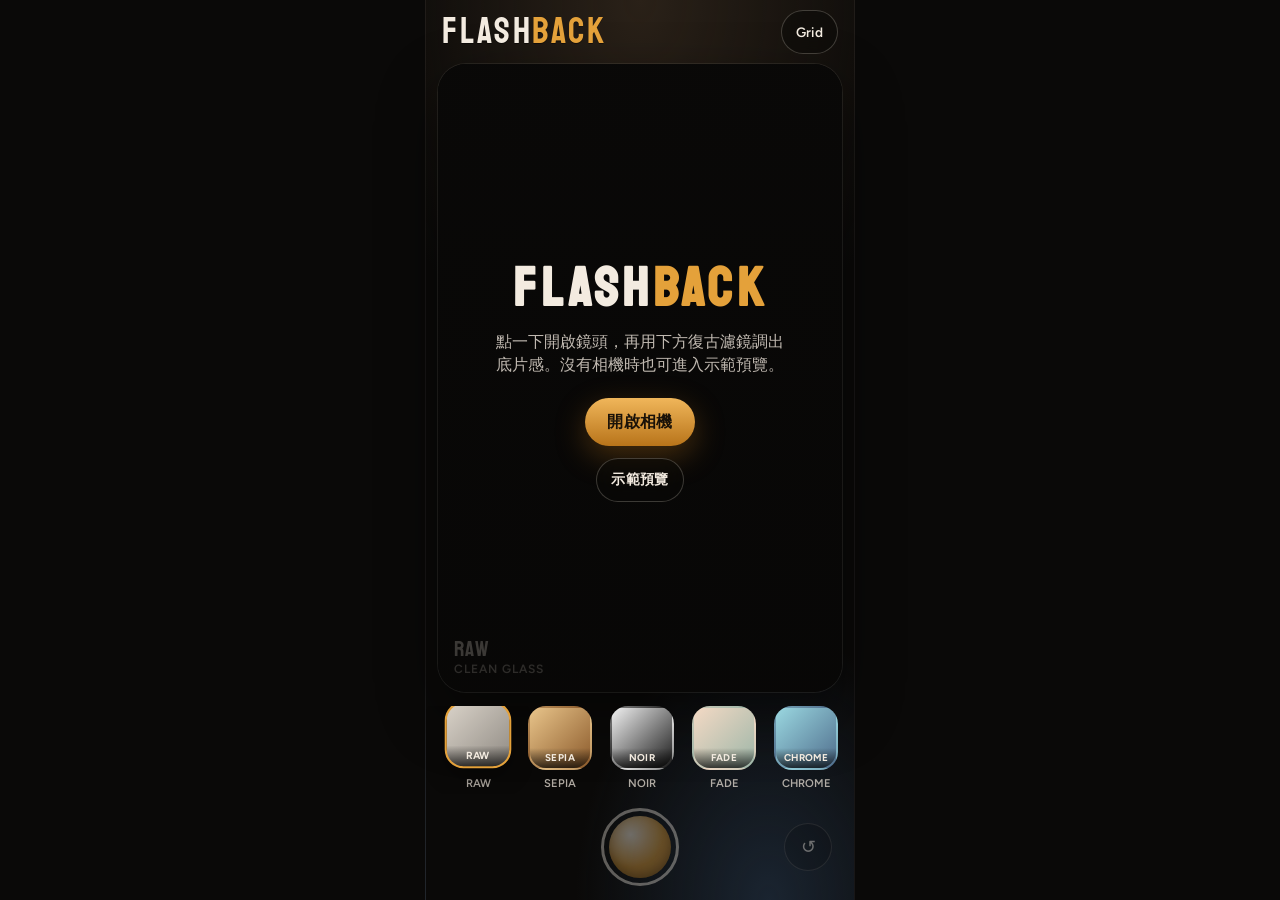
<file: camera/index.html>
<!DOCTYPE html>
<html lang="zh-Hant">
<head>
<meta charset="UTF-8">
<meta name="viewport" content="width=device-width, initial-scale=1, viewport-fit=cover, maximum-scale=1, user-scalable=no">
<meta name="apple-mobile-web-app-capable" content="yes">
<meta name="apple-mobile-web-app-status-bar-style" content="black-translucent">
<meta name="theme-color" content="#0a0908">
<title>FLASHBACK — 復古相機</title>
<link rel="preconnect" href="https://fonts.googleapis.com">
<link rel="preconnect" href="https://fonts.gstatic.com" crossorigin>
<link href="https://fonts.googleapis.com/css2?family=Staatliches&family=Figtree:wght@400;500;600;700&display=swap" rel="stylesheet">
<style>
  :root {
    --ink: #0a0908;
    --ink-soft: #161311;
    --paper: #f3ebe0;
    --amber: #e4a13a;
    --amber-deep: #b8741a;
    --steel: #8a9aa8;
    --danger: #e25b4a;
    --safe-top: env(safe-area-inset-top, 0px);
    --safe-bottom: env(safe-area-inset-bottom, 0px);
    --chrome-h: 56px;
    --dock-h: 168px;
  }

  * { box-sizing: border-box; -webkit-tap-highlight-color: transparent; }

  html, body {
    height: 100%;
    margin: 0;
    background: var(--ink);
    color: var(--paper);
    font-family: "Figtree", sans-serif;
    overflow: hidden;
  }

  button {
    font: inherit;
    color: inherit;
    background: none;
    border: 0;
    padding: 0;
    cursor: pointer;
  }

  button:disabled {
    opacity: 0.4;
    cursor: not-allowed;
  }

  .app {
    position: relative;
    height: 100%;
    height: 100dvh;
    display: grid;
    grid-template-rows: auto 1fr auto;
    background:
      radial-gradient(120% 80% at 50% 0%, #2a2118 0%, transparent 55%),
      radial-gradient(90% 60% at 80% 100%, #1a2430 0%, transparent 50%),
      var(--ink);
  }

  .topbar {
    z-index: 5;
    display: flex;
    align-items: center;
    justify-content: space-between;
    gap: 12px;
    padding: calc(10px + var(--safe-top)) 16px 10px;
    min-height: calc(var(--chrome-h) + var(--safe-top));
  }

  .brand {
    font-family: "Staatliches", sans-serif;
    font-size: clamp(1.75rem, 6vw, 2.25rem);
    letter-spacing: 0.08em;
    line-height: 1;
    color: var(--paper);
    text-shadow: 0 1px 0 rgba(0,0,0,0.45);
  }

  .brand span {
    color: var(--amber);
  }

  .top-actions {
    display: flex;
    gap: 8px;
  }

  .chip {
    min-width: 44px;
    min-height: 44px;
    padding: 0 14px;
    border-radius: 999px;
    border: 1px solid rgba(243, 235, 224, 0.22);
    background: rgba(10, 9, 8, 0.45);
    backdrop-filter: blur(10px);
    font-size: 0.85rem;
    font-weight: 600;
    letter-spacing: 0.02em;
  }

  .chip[aria-pressed="true"] {
    border-color: var(--amber);
    color: var(--amber);
  }

  .stage {
    position: relative;
    margin: 0 12px;
    border-radius: 28px;
    overflow: hidden;
    background: #000;
    isolation: isolate;
    box-shadow:
      0 0 0 1px rgba(243, 235, 224, 0.08),
      0 24px 60px rgba(0, 0, 0, 0.45);
    transform-origin: center;
    animation: stage-in 700ms cubic-bezier(0.22, 1, 0.36, 1) both;
  }

  @keyframes stage-in {
    from { opacity: 0; transform: translateY(18px) scale(0.985); }
    to { opacity: 1; transform: none; }
  }

  .viewfinder {
    position: absolute;
    inset: 0;
    width: 100%;
    height: 100%;
    object-fit: cover;
    transform: scaleX(1);
  }

  .viewfinder.mirrored {
    transform: scaleX(-1);
  }

  .fx-canvas {
    position: absolute;
    inset: 0;
    width: 100%;
    height: 100%;
    pointer-events: none;
    mix-blend-mode: soft-light;
    opacity: 0.55;
  }

  .vignette {
    position: absolute;
    inset: 0;
    pointer-events: none;
    background:
      radial-gradient(circle at center, transparent 42%, rgba(0,0,0,0.55) 100%);
    opacity: 0.65;
    transition: opacity 280ms ease;
  }

  .grain {
    position: absolute;
    inset: -20%;
    pointer-events: none;
    opacity: 0.18;
    mix-blend-mode: overlay;
    background-image: url("data:image/svg+xml,%3Csvg viewBox='0 0 200 200' xmlns='http://www.w3.org/2000/svg'%3E%3Cfilter id='n'%3E%3CfeTurbulence type='fractalNoise' baseFrequency='0.9' numOctaves='3' stitchTiles='stitch'/%3E%3C/filter%3E%3Crect width='100%25' height='100%25' filter='url(%23n)' opacity='0.55'/%3E%3C/svg%3E");
    animation: grain-drift 1.2s steps(2) infinite;
  }

  @keyframes grain-drift {
    0% { transform: translate(0, 0); }
    25% { transform: translate(-1.5%, 1%); }
    50% { transform: translate(1%, -1.5%); }
    75% { transform: translate(-0.5%, -1%); }
    100% { transform: translate(0, 0); }
  }

  .frame-marks {
    position: absolute;
    inset: 14px;
    pointer-events: none;
    border: 1px solid rgba(243, 235, 224, 0.18);
    border-radius: 18px;
  }

  .frame-marks::before,
  .frame-marks::after {
    content: "";
    position: absolute;
    width: 18px;
    height: 18px;
    border: 2px solid rgba(228, 161, 58, 0.85);
  }

  .frame-marks::before {
    top: 10px;
    left: 10px;
    border-right: 0;
    border-bottom: 0;
  }

  .frame-marks::after {
    right: 10px;
    bottom: 10px;
    border-left: 0;
    border-top: 0;
  }

  .hud {
    position: absolute;
    left: 16px;
    right: 16px;
    bottom: 16px;
    display: flex;
    justify-content: space-between;
    align-items: flex-end;
    gap: 12px;
    pointer-events: none;
    z-index: 2;
  }

  .filter-name {
    font-family: "Staatliches", sans-serif;
    font-size: 1.35rem;
    letter-spacing: 0.06em;
    color: var(--paper);
    text-shadow: 0 2px 12px rgba(0,0,0,0.65);
    animation: name-pop 320ms cubic-bezier(0.22, 1, 0.36, 1);
  }

  @keyframes name-pop {
    from { opacity: 0; transform: translateY(8px); }
    to { opacity: 1; transform: none; }
  }

  .filter-meta {
    font-size: 0.75rem;
    font-weight: 600;
    letter-spacing: 0.08em;
    text-transform: uppercase;
    color: rgba(243, 235, 224, 0.72);
  }

  .gate,
  .flash {
    position: absolute;
    inset: 0;
    z-index: 4;
    pointer-events: none;
  }

  .gate {
    display: grid;
    place-items: center;
    background:
      linear-gradient(180deg, rgba(10,9,8,0.92), rgba(10,9,8,0.78));
    pointer-events: auto;
    padding: 24px;
    text-align: center;
  }

  .gate[hidden] { display: none; }

  .gate h1 {
    margin: 0 0 8px;
    font-family: "Staatliches", sans-serif;
    font-size: clamp(2.4rem, 10vw, 3.4rem);
    letter-spacing: 0.08em;
  }

  .gate h1 span { color: var(--amber); }

  .gate p {
    margin: 0 auto 22px;
    max-width: 18rem;
    color: rgba(243, 235, 224, 0.78);
    line-height: 1.45;
  }

  .primary {
    min-height: 48px;
    padding: 0 22px;
    border-radius: 999px;
    background: linear-gradient(180deg, #f0b65a, var(--amber-deep));
    color: #1a1208;
    font-weight: 700;
    letter-spacing: 0.02em;
    box-shadow: 0 10px 30px rgba(184, 116, 26, 0.35);
  }

  .flash {
    background: #fff;
    opacity: 0;
  }

  .flash.burst {
    animation: flash-burst 220ms ease-out;
  }

  @keyframes flash-burst {
    0% { opacity: 0.85; }
    100% { opacity: 0; }
  }

  .dock {
    z-index: 5;
    padding: 14px 0 calc(14px + var(--safe-bottom));
    display: grid;
    gap: 14px;
  }

  .filters {
    display: flex;
    gap: 10px;
    overflow-x: auto;
    scroll-snap-type: x mandatory;
    padding: 0 16px 4px;
    scrollbar-width: none;
    -webkit-overflow-scrolling: touch;
  }

  .filters::-webkit-scrollbar { display: none; }

  .filter-card {
    flex: 0 0 auto;
    width: 72px;
    scroll-snap-align: center;
    display: grid;
    gap: 6px;
    justify-items: center;
  }

  .swatch {
    width: 64px;
    height: 64px;
    border-radius: 18px;
    border: 2px solid transparent;
    background-size: cover;
    background-position: center;
    position: relative;
    overflow: hidden;
    transition: transform 220ms ease, border-color 220ms ease;
  }

  .filter-card[aria-selected="true"] .swatch {
    border-color: var(--amber);
    transform: translateY(-3px) scale(1.04);
    box-shadow: 0 8px 20px rgba(0,0,0,0.35);
  }

  .swatch::after {
    content: attr(data-label);
    position: absolute;
    inset: auto 0 0;
    padding: 4px 0 5px;
    font-size: 0.62rem;
    font-weight: 700;
    letter-spacing: 0.04em;
    text-align: center;
    background: linear-gradient(transparent, rgba(0,0,0,0.72));
  }

  .filter-card small {
    font-size: 0.7rem;
    font-weight: 600;
    color: rgba(243, 235, 224, 0.7);
  }

  .controls {
    display: grid;
    grid-template-columns: 1fr auto 1fr;
    align-items: center;
    padding: 0 22px;
    gap: 12px;
  }

  .thumb {
    width: 48px;
    height: 48px;
    border-radius: 12px;
    border: 1px solid rgba(243, 235, 224, 0.25);
    background: #1a1612 center/cover no-repeat;
    justify-self: start;
    overflow: hidden;
    opacity: 0;
    transform: scale(0.9);
    transition: opacity 240ms ease, transform 240ms ease;
  }

  .thumb.has-photo {
    opacity: 1;
    transform: none;
  }

  .shutter {
    width: 78px;
    height: 78px;
    border-radius: 50%;
    border: 3px solid rgba(243, 235, 224, 0.9);
    display: grid;
    place-items: center;
    justify-self: center;
    transition: transform 120ms ease;
  }

  .shutter:active { transform: scale(0.94); }

  .shutter-inner {
    width: 62px;
    height: 62px;
    border-radius: 50%;
    background: radial-gradient(circle at 35% 30%, #fff6e8, var(--amber) 55%, var(--amber-deep));
    box-shadow: inset 0 -4px 10px rgba(0,0,0,0.25);
  }

  .flip {
    justify-self: end;
    width: 48px;
    height: 48px;
    border-radius: 50%;
    border: 1px solid rgba(243, 235, 224, 0.22);
    background: rgba(10, 9, 8, 0.4);
    display: grid;
    place-items: center;
    font-size: 1.15rem;
  }

  .status {
    position: absolute;
    left: 50%;
    top: calc(12px + var(--safe-top) + var(--chrome-h));
    transform: translateX(-50%);
    z-index: 6;
    padding: 8px 14px;
    border-radius: 999px;
    background: rgba(226, 91, 74, 0.92);
    color: #fff;
    font-size: 0.82rem;
    font-weight: 600;
    opacity: 0;
    pointer-events: none;
    transition: opacity 200ms ease;
  }

  .status.show { opacity: 1; }

  @media (min-width: 720px) {
    .app {
      max-width: 430px;
      margin: 0 auto;
      border-left: 1px solid rgba(243,235,224,0.06);
      border-right: 1px solid rgba(243,235,224,0.06);
    }
  }
</style>
</head>
<body>
  <div class="app">
    <header class="topbar">
      <div class="brand">FLASH<span>BACK</span></div>
      <div class="top-actions">
        <button class="chip" id="btn-torch" type="button" aria-pressed="false" hidden>Flash</button>
        <button class="chip" id="btn-grid" type="button" aria-pressed="false">Grid</button>
      </div>
    </header>

    <main class="stage" id="stage">
      <video class="viewfinder" id="video" playsinline muted autoplay></video>
      <canvas class="viewfinder" id="demo" hidden aria-hidden="true"></canvas>
      <canvas class="fx-canvas" id="fx" aria-hidden="true"></canvas>
      <div class="vignette" id="vignette"></div>
      <div class="grain" id="grain"></div>
      <div class="frame-marks" id="grid" hidden></div>
      <div class="hud">
        <div>
          <div class="filter-name" id="filter-label">RAW</div>
          <div class="filter-meta" id="filter-meta">Clean glass</div>
        </div>
      </div>
      <div class="flash" id="flash"></div>
      <div class="gate" id="gate">
        <div>
          <h1>FLASH<span>BACK</span></h1>
          <p>點一下開啟鏡頭，再用下方復古濾鏡調出底片感。沒有相機時也可進入示範預覽。</p>
          <button class="primary" id="btn-start" type="button">開啟相機</button>
          <div style="margin-top:12px">
            <button class="chip" id="btn-demo" type="button">示範預覽</button>
          </div>
        </div>
      </div>
    </main>

    <footer class="dock">
      <div class="filters" id="filters" role="listbox" aria-label="復古濾鏡"></div>
      <div class="controls">
        <a class="thumb" id="thumb" href="#" download="flashback.jpg" aria-label="最近拍下的照片"></a>
        <button class="shutter" id="btn-shutter" type="button" aria-label="快門" disabled>
          <span class="shutter-inner"></span>
        </button>
        <button class="flip" id="btn-flip" type="button" aria-label="前後鏡頭" disabled>↺</button>
      </div>
    </footer>

    <div class="status" id="status" role="status"></div>
  </div>

  <canvas id="capture" hidden></canvas>

<script>
(() => {
  const FILTERS = [
    {
      id: "raw",
      name: "RAW",
      meta: "Clean glass",
      css: "none",
      vignette: 0.25,
      grain: 0.05,
      swatch: "linear-gradient(135deg,#d9d2c8,#8f8a83)",
    },
    {
      id: "sepia",
      name: "SEPIA",
      meta: "Warm archive",
      css: "sepia(0.85) contrast(1.05) brightness(1.02)",
      vignette: 0.7,
      grain: 0.22,
      swatch: "linear-gradient(135deg,#e8c48a,#8b5a2b)",
    },
    {
      id: "noir",
      name: "NOIR",
      meta: "Ink & silver",
      css: "grayscale(1) contrast(1.25) brightness(0.95)",
      vignette: 0.85,
      grain: 0.28,
      swatch: "linear-gradient(135deg,#f0f0f0,#1a1a1a)",
    },
    {
      id: "fade",
      name: "FADE",
      meta: "Washed seventies",
      css: "contrast(0.86) saturate(0.72) brightness(1.12)",
      vignette: 0.45,
      grain: 0.2,
      swatch: "linear-gradient(135deg,#f3d9c4,#9db6a8)",
    },
    {
      id: "chrome",
      name: "CHROME",
      meta: "Cool film stock",
      css: "contrast(1.15) saturate(1.2) hue-rotate(-8deg) brightness(1.05)",
      vignette: 0.55,
      grain: 0.14,
      swatch: "linear-gradient(135deg,#9ad7e0,#4f6d8c)",
    },
    {
      id: "instant",
      name: "INSTANT",
      meta: "Peel & wait",
      css: "sepia(0.35) saturate(1.25) contrast(1.1) brightness(1.08)",
      vignette: 0.5,
      grain: 0.16,
      swatch: "linear-gradient(135deg,#ffd7a8,#e28b6d)",
    },
    {
      id: "vhs",
      name: "VHS",
      meta: "Tracking soft",
      css: "contrast(1.2) saturate(1.35) hue-rotate(12deg) brightness(0.98)",
      vignette: 0.75,
      grain: 0.32,
      swatch: "linear-gradient(135deg,#7dffb3,#c45cff 55%,#1d1d1d)",
    },
    {
      id: "redscale",
      name: "REDSCALE",
      meta: "Flipped film",
      css: "sepia(0.4) hue-rotate(-28deg) saturate(1.45) contrast(1.12)",
      vignette: 0.7,
      grain: 0.24,
      swatch: "linear-gradient(135deg,#ffb08a,#7a1f1f)",
    },
    {
      id: "cyanotype",
      name: "BLUEPRINT",
      meta: "Iron blue print",
      css: "grayscale(0.35) sepia(0.4) hue-rotate(180deg) saturate(1.4) contrast(1.1)",
      vignette: 0.6,
      grain: 0.18,
      swatch: "linear-gradient(135deg,#b9e7ff,#1f4e79)",
    },
    {
      id: "golden",
      name: "GOLDEN",
      meta: "Late light",
      css: "sepia(0.25) saturate(1.3) contrast(1.08) brightness(1.06) hue-rotate(-6deg)",
      vignette: 0.58,
      grain: 0.15,
      swatch: "linear-gradient(135deg,#ffe0a3,#d97706)",
    },
  ];

  const els = {
    video: document.getElementById("video"),
    demo: document.getElementById("demo"),
    fx: document.getElementById("fx"),
    vignette: document.getElementById("vignette"),
    grain: document.getElementById("grain"),
    grid: document.getElementById("grid"),
    gate: document.getElementById("gate"),
    flash: document.getElementById("flash"),
    filters: document.getElementById("filters"),
    filterLabel: document.getElementById("filter-label"),
    filterMeta: document.getElementById("filter-meta"),
    shutter: document.getElementById("btn-shutter"),
    flip: document.getElementById("btn-flip"),
    start: document.getElementById("btn-start"),
    demoBtn: document.getElementById("btn-demo"),
    gridBtn: document.getElementById("btn-grid"),
    torchBtn: document.getElementById("btn-torch"),
    thumb: document.getElementById("thumb"),
    capture: document.getElementById("capture"),
    status: document.getElementById("status"),
  };

  let stream = null;
  let facingMode = "environment";
  let activeFilter = FILTERS[0];
  let track = null;
  let torchOn = false;
  let lastObjectUrl = null;
  let fxRaf = 0;
  let demoRaf = 0;
  let demoMode = false;

  function toast(message) {
    els.status.textContent = message;
    els.status.classList.add("show");
    clearTimeout(toast._t);
    toast._t = setTimeout(() => els.status.classList.remove("show"), 2600);
  }

  function renderFilters() {
    els.filters.innerHTML = FILTERS.map((f, i) => `
      <button class="filter-card" role="option" type="button"
        data-id="${f.id}" aria-selected="${i === 0}" aria-label="${f.name}">
        <span class="swatch" style="background:${f.swatch}" data-label="${f.name}"></span>
        <small>${f.name}</small>
      </button>
    `).join("");
  }

  function sourceEl() {
    return demoMode ? els.demo : els.video;
  }

  function applyFilter(filter) {
    activeFilter = filter;
    els.video.style.filter = filter.css;
    els.demo.style.filter = filter.css;
    els.vignette.style.opacity = String(filter.vignette);
    els.grain.style.opacity = String(filter.grain);
    els.filterLabel.textContent = filter.name;
    els.filterMeta.textContent = filter.meta;
    els.filterLabel.style.animation = "none";
    void els.filterLabel.offsetWidth;
    els.filterLabel.style.animation = "";

    [...els.filters.children].forEach((btn) => {
      btn.setAttribute("aria-selected", String(btn.dataset.id === filter.id));
    });
  }

  function stopDemo() {
    cancelAnimationFrame(demoRaf);
    demoMode = false;
    els.demo.hidden = true;
    els.video.hidden = false;
  }

  function paintDemoScene() {
    const canvas = els.demo;
    const rect = canvas.getBoundingClientRect();
    const dpr = Math.min(window.devicePixelRatio || 1, 2);
    const w = Math.max(1, Math.floor(rect.width * dpr));
    const h = Math.max(1, Math.floor(rect.height * dpr));
    if (canvas.width !== w || canvas.height !== h) {
      canvas.width = w;
      canvas.height = h;
    }
    const ctx = canvas.getContext("2d");
    const t = performance.now() / 1000;
    const sky = ctx.createLinearGradient(0, 0, 0, h);
    sky.addColorStop(0, "#6ea0c8");
    sky.addColorStop(0.45, "#d8b07a");
    sky.addColorStop(1, "#6b4a2e");
    ctx.fillStyle = sky;
    ctx.fillRect(0, 0, w, h);

    ctx.fillStyle = "#2f5d3a";
    ctx.beginPath();
    ctx.moveTo(0, h * 0.62);
    for (let x = 0; x <= w; x += 24) {
      const y = h * 0.58 + Math.sin(x * 0.01 + t * 0.4) * h * 0.03;
      ctx.lineTo(x, y);
    }
    ctx.lineTo(w, h);
    ctx.lineTo(0, h);
    ctx.fill();

    const sunX = w * (0.7 + Math.sin(t * 0.2) * 0.03);
    const sunY = h * 0.28;
    const sun = ctx.createRadialGradient(sunX, sunY, 0, sunX, sunY, h * 0.18);
    sun.addColorStop(0, "rgba(255, 230, 160, 0.95)");
    sun.addColorStop(1, "rgba(255, 180, 80, 0)");
    ctx.fillStyle = sun;
    ctx.beginPath();
    ctx.arc(sunX, sunY, h * 0.18, 0, Math.PI * 2);
    ctx.fill();

    ctx.fillStyle = "rgba(20, 16, 12, 0.55)";
    ctx.fillRect(w * 0.18, h * 0.48, w * 0.16, h * 0.28);
    ctx.fillStyle = "rgba(120, 48, 36, 0.8)";
    ctx.beginPath();
    ctx.moveTo(w * 0.15, h * 0.48);
    ctx.lineTo(w * 0.26, h * 0.38);
    ctx.lineTo(w * 0.37, h * 0.48);
    ctx.fill();

    demoRaf = requestAnimationFrame(paintDemoScene);
  }

  function startDemo() {
    if (stream) {
      stream.getTracks().forEach((t) => t.stop());
      stream = null;
      track = null;
    }
    demoMode = true;
    els.video.hidden = true;
    els.demo.hidden = false;
    els.gate.hidden = true;
    els.shutter.disabled = false;
    els.flip.disabled = true;
    els.torchBtn.hidden = true;
    cancelAnimationFrame(demoRaf);
    paintDemoScene();
    resizeFx();
    cancelAnimationFrame(fxRaf);
    paintFx();
    toast("示範預覽已開啟");
  }

  function paintFx() {
    const canvas = els.fx;
    const ctx = canvas.getContext("2d");
    const w = canvas.width;
    const h = canvas.height;
    if (!w || !h) {
      fxRaf = requestAnimationFrame(paintFx);
      return;
    }
    ctx.clearRect(0, 0, w, h);
    if (activeFilter.id === "vhs") {
      for (let y = 0; y < h; y += 3) {
        ctx.fillStyle = `rgba(0,0,0,${0.08 + (y % 9) * 0.01})`;
        ctx.fillRect(0, y, w, 1);
      }
      ctx.fillStyle = "rgba(120, 255, 180, 0.05)";
      ctx.fillRect(0, (performance.now() / 18) % h, w, 2);
    } else if (activeFilter.id === "instant") {
      const g = ctx.createLinearGradient(0, 0, 0, h);
      g.addColorStop(0, "rgba(255, 220, 170, 0.12)");
      g.addColorStop(1, "rgba(180, 90, 60, 0.08)");
      ctx.fillStyle = g;
      ctx.fillRect(0, 0, w, h);
    }
    fxRaf = requestAnimationFrame(paintFx);
  }

  function resizeFx() {
    const rect = sourceEl().getBoundingClientRect();
    const dpr = Math.min(window.devicePixelRatio || 1, 2);
    els.fx.width = Math.max(1, Math.floor(rect.width * dpr));
    els.fx.height = Math.max(1, Math.floor(rect.height * dpr));
  }

  async function startCamera() {
    if (!navigator.mediaDevices?.getUserMedia) {
      toast("此瀏覽器不支援相機，改用示範預覽");
      startDemo();
      return;
    }

    if (stream) {
      stream.getTracks().forEach((t) => t.stop());
      stream = null;
    }
    stopDemo();

    try {
      stream = await navigator.mediaDevices.getUserMedia({
        audio: false,
        video: {
          facingMode: { ideal: facingMode },
          width: { ideal: 1920 },
          height: { ideal: 1080 },
        },
      });
      els.video.srcObject = stream;
      await els.video.play();
      track = stream.getVideoTracks()[0] || null;
      els.video.classList.toggle("mirrored", facingMode === "user");
      els.gate.hidden = true;
      els.shutter.disabled = false;
      els.flip.disabled = false;

      const caps = track?.getCapabilities?.() || {};
      if (caps.torch) {
        els.torchBtn.hidden = false;
      } else {
        els.torchBtn.hidden = true;
        torchOn = false;
        els.torchBtn.setAttribute("aria-pressed", "false");
      }

      resizeFx();
      cancelAnimationFrame(fxRaf);
      paintFx();
    } catch (err) {
      console.error(err);
      toast("無法開啟相機，改用示範預覽");
      startDemo();
    }
  }

  async function flipCamera() {
    facingMode = facingMode === "environment" ? "user" : "environment";
    torchOn = false;
    els.torchBtn.setAttribute("aria-pressed", "false");
    await startCamera();
  }

  async function toggleTorch() {
    if (!track?.getCapabilities?.().torch) return;
    torchOn = !torchOn;
    try {
      await track.applyConstraints({ advanced: [{ torch: torchOn }] });
      els.torchBtn.setAttribute("aria-pressed", String(torchOn));
    } catch {
      torchOn = false;
      els.torchBtn.setAttribute("aria-pressed", "false");
      toast("此裝置不支援閃光燈");
    }
  }

  function capturePhoto() {
    const source = sourceEl();
    const sourceW = demoMode ? source.width : source.videoWidth;
    const sourceH = demoMode ? source.height : source.videoHeight;
    if (!sourceW) {
      toast("相機尚未就緒");
      return;
    }

    const canvas = els.capture;
    canvas.width = sourceW;
    canvas.height = sourceH;
    const ctx = canvas.getContext("2d");

    ctx.filter = activeFilter.css;
    if (!demoMode && facingMode === "user") {
      ctx.translate(canvas.width, 0);
      ctx.scale(-1, 1);
    }
    ctx.drawImage(source, 0, 0, canvas.width, canvas.height);
    ctx.setTransform(1, 0, 0, 1, 0, 0);
    ctx.filter = "none";

    // Vignette
    const g = ctx.createRadialGradient(
      canvas.width / 2,
      canvas.height / 2,
      Math.min(canvas.width, canvas.height) * 0.25,
      canvas.width / 2,
      canvas.height / 2,
      Math.max(canvas.width, canvas.height) * 0.7
    );
    g.addColorStop(0, "rgba(0,0,0,0)");
    g.addColorStop(1, `rgba(0,0,0,${0.35 + activeFilter.vignette * 0.45})`);
    ctx.fillStyle = g;
    ctx.fillRect(0, 0, canvas.width, canvas.height);

    // Soft grain
    const grainStrength = Math.floor(18 + activeFilter.grain * 40);
    const image = ctx.getImageData(0, 0, canvas.width, canvas.height);
    const data = image.data;
    for (let i = 0; i < data.length; i += 16) {
      const n = (Math.random() - 0.5) * grainStrength;
      data[i] = Math.min(255, Math.max(0, data[i] + n));
      data[i + 1] = Math.min(255, Math.max(0, data[i + 1] + n));
      data[i + 2] = Math.min(255, Math.max(0, data[i + 2] + n));
    }
    ctx.putImageData(image, 0, 0);

    els.flash.classList.remove("burst");
    void els.flash.offsetWidth;
    els.flash.classList.add("burst");

    canvas.toBlob((blob) => {
      if (!blob) {
        toast("儲存失敗");
        return;
      }
      if (lastObjectUrl) URL.revokeObjectURL(lastObjectUrl);
      lastObjectUrl = URL.createObjectURL(blob);
      els.thumb.href = lastObjectUrl;
      els.thumb.style.backgroundImage = `url("${lastObjectUrl}")`;
      els.thumb.classList.add("has-photo");
      els.thumb.download = `flashback-${activeFilter.id}-${Date.now()}.jpg`;
    }, "image/jpeg", 0.92);
  }

  els.filters.addEventListener("click", (e) => {
    const card = e.target.closest(".filter-card");
    if (!card) return;
    const filter = FILTERS.find((f) => f.id === card.dataset.id);
    if (filter) applyFilter(filter);
  });

  els.start.addEventListener("click", startCamera);
  els.demoBtn.addEventListener("click", startDemo);
  els.shutter.addEventListener("click", capturePhoto);
  els.flip.addEventListener("click", flipCamera);
  els.torchBtn.addEventListener("click", toggleTorch);
  els.gridBtn.addEventListener("click", () => {
    const on = els.grid.hidden;
    els.grid.hidden = !on;
    els.gridBtn.setAttribute("aria-pressed", String(on));
  });

  window.addEventListener("resize", resizeFx);
  document.addEventListener("visibilitychange", () => {
    if (document.hidden) {
      cancelAnimationFrame(fxRaf);
    } else if (stream) {
      paintFx();
    }
  });

  renderFilters();
  applyFilter(FILTERS[0]);
})();
</script>
</body>
</html>
</file>
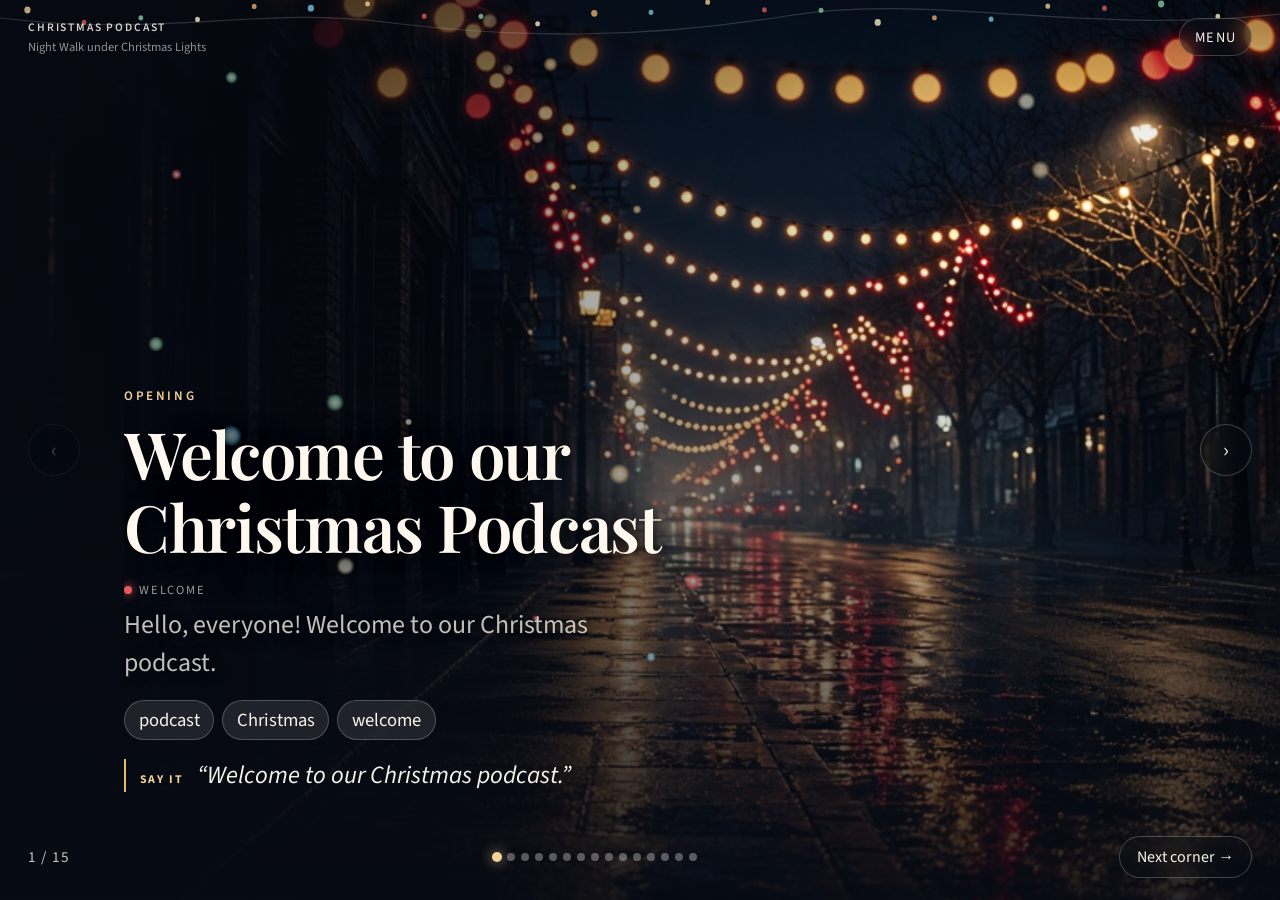
<file: christmas-podcast/index.html>
<!DOCTYPE html>
<html lang="en">
<head>
  <meta charset="utf-8">
  <meta name="viewport" content="width=device-width, initial-scale=1, viewport-fit=cover">
  <meta name="color-scheme" content="dark">
  <title>Christmas Podcast · Night Walk under Christmas Lights</title>
  <link rel="icon" href="data:image/svg+xml,%3Csvg xmlns='http://www.w3.org/2000/svg' viewBox='0 0 32 32'%3E%3Crect width='32' height='32' rx='8' fill='%23070b14'/%3E%3Cpath d='M16 4l2.4 7.2H26l-6 4.4 2.3 7.2L16 18.8 9.7 22.8 12 15.6 6 11.2h7.6z' fill='%23f3d19a'/%3E%3C/svg%3E">
  <style>
    @font-face {
      font-family: "Playfair Display";
      font-style: normal;
      font-weight: 500 700;
      font-display: swap;
      src: url("assets/fonts/playfair-latin.woff2") format("woff2");
      unicode-range: U+0000-00FF, U+0131, U+0152-0153, U+02BB-02BC, U+02C6, U+02DA, U+02DC, U+2000-206F, U+20AC, U+2122;
    }
    @font-face {
      font-family: "Playfair Display";
      font-style: normal;
      font-weight: 500 700;
      font-display: swap;
      src: url("assets/fonts/playfair-latin-ext.woff2") format("woff2");
      unicode-range: U+0100-02BA, U+1E00-1EFF;
    }
    @font-face {
      font-family: "Source Sans 3";
      font-style: normal;
      font-weight: 400 700;
      font-display: swap;
      src: url("assets/fonts/source-sans-latin.woff2") format("woff2");
      unicode-range: U+0000-00FF, U+0131, U+0152-0153, U+02BB-02BC, U+02C6, U+02DA, U+02DC, U+2000-206F, U+20AC, U+2122;
    }
    @font-face {
      font-family: "Source Sans 3";
      font-style: normal;
      font-weight: 400 700;
      font-display: swap;
      src: url("assets/fonts/source-sans-latin-ext.woff2") format("woff2");
      unicode-range: U+0100-02BA, U+1E00-1EFF;
    }
    @font-face {
      font-family: "Source Sans 3";
      font-style: italic;
      font-weight: 400;
      font-display: swap;
      src: url("assets/fonts/source-sans-italic-latin.woff2") format("woff2");
      unicode-range: U+0000-00FF, U+0131, U+0152-0153, U+02BB-02BC, U+02C6, U+02DA, U+02DC, U+2000-206F, U+20AC, U+2122;
    }
    @font-face {
      font-family: "Source Sans 3";
      font-style: italic;
      font-weight: 400;
      font-display: swap;
      src: url("assets/fonts/source-sans-italic-latin-ext.woff2") format("woff2");
      unicode-range: U+0100-02BA, U+1E00-1EFF;
    }

    :root {
      --ink: #f7f3ea;
      --muted: rgba(247, 243, 234, 0.78);
      --gold: #f3d19a;
      --gold-deep: #e8b86d;
      --night: #070b14;
      --chip: rgba(255, 255, 255, 0.1);
      --chip-line: rgba(255, 255, 255, 0.22);
      --safe-top: max(18px, env(safe-area-inset-top));
      --safe-bottom: max(16px, env(safe-area-inset-bottom));
      --safe-left: max(28px, env(safe-area-inset-left));
      --safe-right: max(28px, env(safe-area-inset-right));
    }

    * { box-sizing: border-box; margin: 0; padding: 0; }
    html, body { height: 100%; background: var(--night); color: var(--ink); }
    body {
      font-family: "Source Sans 3", "Segoe UI", sans-serif;
      overflow: hidden;
      -webkit-font-smoothing: antialiased;
    }
    button { font-family: inherit; color: inherit; cursor: pointer; background: none; border: 0; }
    button:focus-visible, [contenteditable]:focus-visible, .menu-item:focus-visible {
      outline: 2px solid var(--gold);
      outline-offset: 3px;
    }

    .stage { position: relative; width: 100%; height: 100%; overflow: hidden; }

    .bg {
      position: absolute;
      inset: -5%;
      background: var(--night) center / cover no-repeat;
      opacity: 0;
      transition: opacity 0.95s ease;
      will-change: opacity, transform;
    }
    .bg.on { opacity: 1; }
    .bg.ken { animation: ken 24s ease-in-out infinite alternate; }
    .bg.ken.flip { animation-name: kenFlip; }
    @keyframes ken {
      from { transform: scale(1.02) translate3d(0, 0, 0); }
      to { transform: scale(1.1) translate3d(-1.6%, -1.1%, 0); }
    }
    @keyframes kenFlip {
      from { transform: scale(-1.02, 1.02) translate3d(0, 0, 0); }
      to { transform: scale(-1.1, 1.1) translate3d(1.6%, -1.1%, 0); }
    }

    .vignette {
      position: absolute;
      inset: 0;
      pointer-events: none;
      background:
        linear-gradient(90deg, rgba(7, 11, 20, 0.82) 0%, rgba(7, 11, 20, 0.5) 34%, rgba(7, 11, 20, 0.18) 56%, transparent 74%),
        linear-gradient(0deg, rgba(7, 11, 20, 0.88) 0%, rgba(7, 11, 20, 0.48) 26%, rgba(7, 11, 20, 0.12) 52%, transparent 70%),
        linear-gradient(180deg, rgba(7, 11, 20, 0.35) 0%, transparent 18%);
      z-index: 1;
    }

    .bokeh, .garland { position: absolute; inset: 0; pointer-events: none; z-index: 2; overflow: hidden; }
    .dot {
      position: absolute;
      border-radius: 50%;
      background: radial-gradient(circle, #fff 0%, var(--c, #f3d19a) 38%, transparent 70%);
      width: var(--s, 10px);
      height: var(--s, 10px);
      left: var(--x); top: var(--y);
      opacity: 0.55;
      filter: blur(0.4px);
      animation: twinkle var(--t, 3.4s) ease-in-out infinite alternate;
      animation-delay: var(--d, 0s);
    }
    @keyframes twinkle { from { opacity: 0.2; transform: scale(0.85); } to { opacity: 0.8; transform: scale(1.15); } }

    .garland svg { width: 100%; height: 46px; display: block; opacity: 0.9; }

    .topbar, .copy, .bar, .side, .menu, .loader { z-index: 4; }

    .topbar {
      position: absolute;
      top: var(--safe-top);
      left: var(--safe-left);
      right: var(--safe-right);
      display: flex;
      align-items: center;
      justify-content: space-between;
      pointer-events: none;
    }
    .brand {
      display: flex;
      flex-direction: column;
      gap: 2px;
      pointer-events: none;
    }
    .brand strong {
      font-weight: 600;
      letter-spacing: 0.16em;
      text-transform: uppercase;
      font-size: 0.72rem;
      color: rgba(247, 243, 234, 0.86);
    }
    .brand span {
      font-size: 0.78rem;
      color: rgba(247, 243, 234, 0.58);
    }
    .menu-btn {
      pointer-events: auto;
      border: 1px solid rgba(255,255,255,0.22);
      background: rgba(7, 11, 20, 0.28);
      backdrop-filter: blur(10px);
      border-radius: 999px;
      padding: 0.48rem 0.95rem;
      font-size: 0.9rem;
      letter-spacing: 0.08em;
      text-transform: uppercase;
    }
    .menu-btn:hover { border-color: rgba(243, 209, 154, 0.7); color: var(--gold); }

    .copy {
      position: absolute;
      left: max(124px, calc(var(--safe-left) + 80px));
      bottom: calc(92px + var(--safe-bottom));
      width: min(680px, calc(52vw - 12px));
      max-height: calc(100vh - 200px);
      overflow: auto;
    }
    .page { display: none; }
    .page.active { display: block; animation: rise 0.7s ease both; }
    @keyframes rise {
      from { opacity: 0; transform: translateY(16px); }
      to { opacity: 1; transform: none; }
    }

    .kicker {
      font-size: 0.82rem;
      letter-spacing: 0.2em;
      text-transform: uppercase;
      color: var(--gold);
      margin-bottom: 0.7rem;
      font-weight: 600;
    }
    .title {
      font-family: "Playfair Display", Georgia, "Times New Roman", serif;
      font-weight: 600;
      font-size: clamp(2.35rem, 5.1vw, 4.55rem);
      line-height: 1.12;
      letter-spacing: -0.02em;
      color: #fff8ee;
      text-shadow: 0 2px 18px rgba(0,0,0,0.85), 0 10px 40px rgba(0,0,0,0.5);
      margin-bottom: 1rem;
    }
    .listen {
      display: inline-flex;
      align-items: center;
      gap: 0.45rem;
      color: rgba(247, 243, 234, 0.62);
      font-size: 0.78rem;
      letter-spacing: 0.14em;
      text-transform: uppercase;
      margin-bottom: 0.45rem;
    }
    .listen i {
      display: inline-block;
      width: 8px; height: 8px;
      border-radius: 50%;
      background: #e25b5b;
      box-shadow: 0 0 10px #e25b5b;
    }
    .narration {
      font-size: clamp(1.15rem, 2.05vw, 1.62rem);
      line-height: 1.45;
      color: var(--muted);
      text-shadow: 0 2px 14px rgba(0,0,0,0.75);
      max-width: 36ch;
      margin-bottom: 1.15rem;
    }
    .chips { display: flex; flex-wrap: wrap; gap: 0.5rem; margin-bottom: 1.15rem; }
    .chip {
      border: 1px solid var(--chip-line);
      background: var(--chip);
      backdrop-filter: blur(8px);
      border-radius: 999px;
      padding: 0.38rem 0.85rem;
      font-size: clamp(0.95rem, 1.45vw, 1.18rem);
      color: var(--ink);
    }
    .say {
      display: flex;
      flex-wrap: wrap;
      align-items: baseline;
      gap: 0.55rem 0.8rem;
      padding-left: 0.85rem;
      border-left: 2px solid var(--gold-deep);
    }
    .say b {
      font-size: 0.74rem;
      letter-spacing: 0.16em;
      text-transform: uppercase;
      color: var(--gold);
      font-weight: 700;
    }
    .say q {
      quotes: "“" "”";
      font-size: clamp(1.15rem, 2vw, 1.55rem);
      font-style: italic;
      line-height: 1.35;
    }
    .say q::before { content: open-quote; }
    .say q::after { content: close-quote; }

    .prompts { display: grid; gap: 0.65rem; margin: 0.2rem 0 1.1rem; }
    .prompt {
      border: 1px solid rgba(255,255,255,0.18);
      background: rgba(10, 14, 24, 0.42);
      backdrop-filter: blur(12px);
      border-radius: 16px;
      padding: 0.85rem 1.05rem;
      font-size: clamp(1.15rem, 2vw, 1.45rem);
      text-align: left;
      transition: border-color 0.2s, background 0.2s;
    }
    .prompt:hover, .prompt.is-on {
      border-color: rgba(243, 209, 154, 0.75);
      background: rgba(20, 24, 36, 0.55);
    }

    .message {
      border: 1px solid rgba(255,255,255,0.18);
      background: rgba(10, 14, 24, 0.48);
      backdrop-filter: blur(12px);
      border-radius: 18px;
      padding: 1.1rem 1.2rem 1.2rem;
      font-size: clamp(1.2rem, 2.15vw, 1.62rem);
      line-height: 1.55;
      max-width: 36ch;
      margin-bottom: 1.1rem;
    }
    .blank {
      display: inline-block;
      min-width: 5.5ch;
      border-bottom: 2px solid var(--gold);
      padding: 0 0.25rem;
      color: var(--gold);
      outline: none;
    }

    .quiz { display: grid; gap: 0.7rem; margin: 0.15rem 0 0.3rem; }
    .q {
      border: 1px solid rgba(255,255,255,0.16);
      background: rgba(10, 14, 24, 0.46);
      backdrop-filter: blur(12px);
      border-radius: 16px;
      padding: 0.75rem 0.9rem 0.85rem;
    }
    .q p {
      font-size: clamp(1.05rem, 1.8vw, 1.32rem);
      margin-bottom: 0.55rem;
    }
    .choices { display: flex; flex-wrap: wrap; gap: 0.45rem; align-items: center; }
    .choice {
      border: 1px solid rgba(255,255,255,0.24);
      background: rgba(255,255,255,0.08);
      border-radius: 999px;
      padding: 0.35rem 0.95rem;
      font-size: 1.05rem;
    }
    .choice:hover { border-color: var(--gold); }
    .choice.good {
      background: rgba(64, 140, 96, 0.35);
      border-color: #8ad0a4;
    }
    .choice.bad {
      background: rgba(160, 96, 48, 0.3);
      border-color: #e0b07a;
    }
    .fb {
      margin-left: 0.35rem;
      font-size: 0.95rem;
      color: rgba(247, 243, 234, 0.8);
    }
    .quiz-done {
      margin-top: 0.35rem;
      color: var(--gold);
      font-size: 1.1rem;
      min-height: 1.4em;
    }

    .side {
      position: absolute;
      top: 50%;
      transform: translateY(-50%);
      width: 52px;
      height: 52px;
      border-radius: 50%;
      border: 1px solid rgba(255,255,255,0.22);
      background: rgba(7, 11, 20, 0.32);
      backdrop-filter: blur(10px);
      font-size: 1.35rem;
      display: grid;
      place-items: center;
    }
    .side:hover { border-color: var(--gold); color: var(--gold); }
    .side[disabled] { opacity: 0.25; cursor: default; }
    .side.prev { left: var(--safe-left); }
    .side.next { right: var(--safe-right); }

    .bar {
      position: absolute;
      left: var(--safe-left);
      right: var(--safe-right);
      bottom: var(--safe-bottom);
      display: grid;
      grid-template-columns: auto 1fr auto;
      align-items: center;
      gap: 1rem;
      padding-bottom: 6px;
    }
    .indicator {
      font-size: 0.95rem;
      letter-spacing: 0.08em;
      color: rgba(247, 243, 234, 0.8);
      white-space: nowrap;
    }
    .dots { display: flex; justify-content: center; gap: 6px; flex-wrap: wrap; }
    .dots button {
      width: 8px; height: 8px;
      border-radius: 50%;
      background: rgba(255,255,255,0.32);
    }
    .dots button.on {
      background: var(--gold);
      box-shadow: 0 0 10px rgba(243, 209, 154, 0.8);
      transform: scale(1.25);
    }
    .next-cta {
      border: 1px solid rgba(255,255,255,0.24);
      background: rgba(7, 11, 20, 0.28);
      backdrop-filter: blur(10px);
      border-radius: 999px;
      padding: 0.55rem 1.05rem;
      font-size: 1rem;
      white-space: nowrap;
    }
    .next-cta:hover { border-color: var(--gold); color: var(--gold); }
    .next-cta[disabled] { opacity: 0.3; cursor: default; }

    .menu {
      position: absolute;
      inset: 0;
      background: rgba(6, 9, 16, 0.62);
      backdrop-filter: blur(16px);
      display: none;
      padding: clamp(24px, 6vh, 64px) var(--safe-left) 40px;
    }
    .menu.open { display: block; }
    .menu h2 {
      font-family: "Playfair Display", Georgia, serif;
      font-size: clamp(1.8rem, 3vw, 2.6rem);
      margin: 0.4rem 0 0.35rem;
    }
    .menu .lead { color: var(--muted); margin-bottom: 1.3rem; }
    .menu-grid {
      display: grid;
      grid-template-columns: repeat(auto-fill, minmax(240px, 1fr));
      gap: 0.55rem;
      max-width: 1100px;
    }
    .menu-item {
      display: flex;
      gap: 0.75rem;
      align-items: baseline;
      text-align: left;
      padding: 0.7rem 0.85rem;
      border-radius: 12px;
      border: 1px solid rgba(255,255,255,0.1);
      background: rgba(255,255,255,0.04);
    }
    .menu-item:hover, .menu-item.here {
      border-color: rgba(243, 209, 154, 0.65);
      background: rgba(243, 209, 154, 0.08);
    }
    .menu-item em {
      font-style: normal;
      color: var(--gold);
      min-width: 1.6em;
      font-variant-numeric: tabular-nums;
    }
    .menu-foot {
      margin-top: 1.4rem;
      color: rgba(247, 243, 234, 0.5);
      font-size: 0.92rem;
    }

    .loader {
      position: absolute;
      inset: 0;
      background: var(--night);
      display: grid;
      place-items: center;
      z-index: 8;
      transition: opacity 0.6s ease;
    }
    .loader.hide { opacity: 0; pointer-events: none; }
    .loader-inner { text-align: center; }
    .orb {
      width: 18px; height: 18px; margin: 0 auto 1rem;
      border-radius: 50%;
      background: radial-gradient(circle at 35% 35%, #fff, var(--gold) 45%, #c23b3b);
      box-shadow: 0 0 24px rgba(243, 209, 154, 0.85);
      animation: pulse 1.4s ease-in-out infinite;
    }
    @keyframes pulse { 50% { transform: scale(1.25); opacity: 0.75; } }
    .loader p {
      font-family: "Playfair Display", Georgia, serif;
      font-size: 1.35rem;
    }
    .loader span { display: block; margin-top: 0.4rem; color: rgba(247,243,234,0.55); font-size: 0.92rem; }

    @media (max-width: 860px) {
      .copy { left: var(--safe-left); width: min(92vw, 640px); }
      .side { display: none; }
      .title { font-size: clamp(2rem, 8vw, 3.2rem); }
    }
    @media (max-height: 820px) {
      .title { font-size: clamp(1.7rem, 4.5vw, 2.75rem); }
      .narration { margin-bottom: 0.65rem; font-size: clamp(1.05rem, 1.85vw, 1.38rem); }
      .copy {
        left: var(--safe-left);
        top: 78px;
        bottom: calc(76px + var(--safe-bottom));
        max-height: none;
        width: min(680px, 58vw);
      }
      .side { display: none; }
      .q { padding: 0.52rem 0.8rem 0.58rem; }
      .quiz { gap: 0.48rem; }
      .prompts { gap: 0.5rem; }
    }

    .copy { transition: opacity 0.32s ease, transform 0.32s ease; }
    .copy.away {
      opacity: 0 !important;
      transform: translateY(18px);
      pointer-events: none;
    }
    .topbar, .bar, .side, .bokeh, .garland {
      transition: opacity 0.28s ease;
    }
    .stage.walking .topbar,
    .stage.walking .bar,
    .stage.walking .side,
    .stage.walking .bokeh,
    .stage.walking .garland {
      opacity: 0;
      pointer-events: none;
    }
    .bg.no-ken { animation: none !important; }
    .bg.walk-out {
      animation: walkOut 1.2s cubic-bezier(0.45, 0, 0.15, 1) forwards;
    }
    .bg.walk-back-out {
      animation: walkBackOut 1.2s cubic-bezier(0.45, 0, 0.15, 1) forwards;
    }
    @keyframes walkOut {
      0% { transform: scale(1.04) translate3d(0, 0, 0); filter: brightness(1); opacity: 1; }
      50% { filter: brightness(0.55); opacity: 1; }
      100% { transform: scale(1.9) translate3d(0, -2%, 0); filter: brightness(0.18); opacity: 0; }
    }
    @keyframes walkBackOut {
      0% { transform: scale(1.04); filter: brightness(1); opacity: 1; }
      100% { transform: scale(0.7); filter: brightness(0.35); opacity: 0; }
    }

    .tunnel {
      position: absolute;
      inset: 0;
      z-index: 3;
      pointer-events: none;
      opacity: 0;
      visibility: hidden;
      transition: opacity 0.22s ease, visibility 0s linear 0.22s;
    }
    .tunnel.on {
      opacity: 1;
      visibility: visible;
      transition: opacity 0.25s ease 0.12s, visibility 0s linear 0s;
    }
    .tunnel.leaving {
      opacity: 0;
      transition: opacity 0.16s ease;
    }
    .tunnel-cam {
      position: absolute;
      inset: 0;
      overflow: hidden;
      perspective: 480px;
      -webkit-perspective: 480px;
      perspective-origin: 50% 48%;
      background: #05060b;
    }
    .tunnel-space {
      position: absolute;
      inset: 0;
      transform-style: preserve-3d;
      -webkit-transform-style: preserve-3d;
      transform: translateZ(0);
    }
    .tunnel.rush .tunnel-space {
      animation: tunnelRush 1s cubic-bezier(0.42, 0, 0.18, 1) forwards;
    }
    @keyframes tunnelRush {
      0% { transform: translateZ(0); }
      100% { transform: translateZ(960px); }
    }
    .t-wall {
      position: absolute;
      backface-visibility: hidden;
      -webkit-backface-visibility: hidden;
    }
    .t-left, .t-right {
      top: 0;
      width: 960px;
      height: 100%;
      background-color: #0b0e16;
      background-image:
        radial-gradient(circle at 50% 16%, rgba(243,209,154,0.7) 0 3px, transparent 4px),
        radial-gradient(circle at 50% 42%, rgba(226,91,91,0.65) 0 3px, transparent 4px),
        radial-gradient(circle at 50% 68%, rgba(138,208,164,0.6) 0 3px, transparent 4px),
        radial-gradient(circle at 50% 90%, rgba(126,200,227,0.55) 0 3px, transparent 4px),
        linear-gradient(180deg, #171c28 0%, #080a11 100%);
      background-size: 110px 100%, 110px 100%, 110px 100%, 110px 100%, 100% 100%;
    }
    .t-left {
      left: 0;
      transform: rotateY(90deg);
      transform-origin: left center;
    }
    .t-right {
      right: 0;
      transform: rotateY(-90deg);
      transform-origin: right center;
    }
    .t-floor {
      left: 0;
      bottom: 0;
      width: 100%;
      height: 960px;
      transform: rotateX(90deg);
      transform-origin: bottom center;
      background:
        linear-gradient(to top, rgba(243,209,154,0.18), transparent 30%),
        linear-gradient(#1a1e28, #07080c);
    }
    .t-ceil {
      left: 0;
      top: 0;
      width: 100%;
      height: 960px;
      transform: rotateX(-90deg);
      transform-origin: top center;
      background: linear-gradient(#0c0e14, #151922);
    }
    .t-portal {
      position: absolute;
      left: 0;
      top: 0;
      width: 100%;
      height: 100%;
      transform: translateZ(-960px);
      background: #070b14 center / cover no-repeat;
      box-shadow: 0 0 90px 28px rgba(243, 209, 154, 0.22);
    }
    .t-lights {
      position: absolute;
      inset: 0;
      transform-style: preserve-3d;
      -webkit-transform-style: preserve-3d;
      pointer-events: none;
    }
    .t-bulb {
      position: absolute;
      left: 50%;
      top: 50%;
      width: 9px;
      height: 9px;
      margin: -4.5px 0 0 -4.5px;
      border-radius: 50%;
      box-shadow: 0 0 14px 5px var(--glow, rgba(243,209,154,0.7));
    }
    @media (prefers-reduced-motion: reduce) {
      .bg.ken, .bg.ken.flip, .dot, .page.active, .orb, .bg.walk-out, .bg.walk-back-out, .tunnel.rush .tunnel-space { animation: none !important; }
      .bg { transition: none; }
      .copy, .topbar, .bar, .side, .bokeh, .garland, .tunnel { transition: none !important; }
    }
  </style>
</head>
<body>
  <div class="stage" id="stage">
    <div class="bg ken" id="bgA"></div>
    <div class="bg ken" id="bgB"></div>
    <div class="vignette"></div>
    <div class="bokeh" id="bokeh" aria-hidden="true"></div>
    <div class="garland" aria-hidden="true">
      <svg viewBox="0 0 1400 46" preserveAspectRatio="none">
        <path d="M0 18 C 180 38, 280 6, 420 22 S 700 40, 860 16 S 1180 36, 1400 14" fill="none" stroke="rgba(255,255,255,0.18)" stroke-width="1.2"/>
        <g id="bulbs"></g>
      </svg>
    </div>

    <div class="tunnel" id="tunnel" aria-hidden="true">
      <div class="tunnel-cam">
        <div class="tunnel-space" id="tunnelSpace">
          <div class="t-wall t-left"></div>
          <div class="t-wall t-right"></div>
          <div class="t-wall t-floor"></div>
          <div class="t-wall t-ceil"></div>
          <div class="t-lights" id="tunnelLights"></div>
          <div class="t-portal" id="tunnelPortal"></div>
        </div>
      </div>
    </div>

    <header class="topbar">
      <div class="brand">
        <strong>Christmas Podcast</strong>
        <span>Night Walk under Christmas Lights</span>
      </div>
      <button class="menu-btn" id="menuBtn" type="button">Menu</button>
    </header>

    <div class="copy" id="copy">

      <article class="page" data-bg="assets/bg/bg-01-opening.jpg" data-flip="0">
        <p class="kicker">Opening</p>
        <h1 class="title">Welcome to our<br>Christmas Podcast</h1>
        <p class="listen"><i></i> Welcome</p>
        <p class="narration">Hello, everyone! Welcome to our Christmas podcast.</p>
        <div class="chips">
          <span class="chip">podcast</span><span class="chip">Christmas</span><span class="chip">welcome</span>
        </div>
        <p class="say"><b>Say it</b><q>Welcome to our Christmas podcast.</q></p>
      </article>

      <article class="page" data-bg="assets/bg/bg-02-show.jpg" data-flip="0">
        <p class="kicker">Today’s show</p>
        <h1 class="title">What will we<br>talk about?</h1>
        <p class="listen"><i></i> Today we talk about</p>
        <p class="narration">Today we talk about Christmas words, fun things and wishes.</p>
        <div class="chips">
          <span class="chip">talk about</span><span class="chip">words</span><span class="chip">fun</span><span class="chip">wishes</span>
        </div>
        <p class="say"><b>Say it</b><q>Today we talk about Christmas words.</q></p>
      </article>

      <article class="page" data-bg="assets/bg/bg-03-special.jpg" data-flip="0">
        <p class="kicker">What is Christmas?</p>
        <h1 class="title">A special day</h1>
        <p class="listen"><i></i> Let’s listen</p>
        <p class="narration">Christmas is a special day in December.</p>
        <div class="chips">
          <span class="chip">special</span><span class="chip">December</span><span class="chip">family</span><span class="chip">friends</span><span class="chip">happy</span>
        </div>
        <p class="say"><b>Say it</b><q>Christmas is a special day.</q></p>
      </article>

      <article class="page" data-bg="assets/bg/bg-04-origin.jpg" data-flip="0">
        <p class="kicker">The origin of Christmas</p>
        <h1 class="title">Why we celebrate</h1>
        <p class="listen"><i></i> Let’s listen</p>
        <p class="narration">Long ago, Jesus was born. People celebrate Christmas in December.</p>
        <div class="chips">
          <span class="chip">origin</span><span class="chip">celebrate</span><span class="chip">Jesus</span><span class="chip">born</span><span class="chip">long ago</span><span class="chip">December</span>
        </div>
        <p class="say"><b>Say it</b><q>People celebrate Christmas in December.</q></p>
      </article>

      <article class="page" data-bg="assets/bg/bg-05-tree.jpg" data-flip="1">
        <p class="kicker">Christmas words (1)</p>
        <h1 class="title">Tree and lights</h1>
        <p class="listen"><i></i> Let’s listen</p>
        <p class="narration">Look! There is a Christmas tree. There are many lights.</p>
        <div class="chips">
          <span class="chip">Christmas tree</span><span class="chip">lights</span><span class="chip">star</span><span class="chip">bright</span>
        </div>
        <p class="say"><b>Say it</b><q>There is a Christmas tree.</q></p>
      </article>

      <article class="page" data-bg="assets/bg/bg-06-presents.jpg" data-flip="0">
        <p class="kicker">Christmas words (2)</p>
        <h1 class="title">Presents and<br>stockings</h1>
        <p class="listen"><i></i> Let’s listen</p>
        <p class="narration">Children get presents. Stockings are red.</p>
        <div class="chips">
          <span class="chip">present</span><span class="chip">gift</span><span class="chip">stocking</span><span class="chip">open</span><span class="chip">wrap</span>
        </div>
        <p class="say"><b>Say it</b><q>Children get presents.</q></p>
      </article>

      <article class="page" data-bg="assets/bg/bg-07-food.jpg" data-flip="0">
        <p class="kicker">Christmas words (3)</p>
        <h1 class="title">Food we like</h1>
        <p class="listen"><i></i> Let’s listen</p>
        <p class="narration">I like Christmas cake. There are some cookies too.</p>
        <div class="chips">
          <span class="chip">cake</span><span class="chip">cookies</span><span class="chip">turkey</span><span class="chip">juice</span><span class="chip">delicious</span>
        </div>
        <p class="say"><b>Say it</b><q>I like Christmas cake.</q></p>
      </article>

      <article class="page" data-bg="assets/bg/bg-08-fun.jpg" data-flip="0">
        <p class="kicker">Fun at Christmas</p>
        <h1 class="title">What can we do?</h1>
        <p class="listen"><i></i> Let’s listen</p>
        <p class="narration">We can sing songs. We can give presents. Let’s decorate the tree!</p>
        <div class="chips">
          <span class="chip">sing</span><span class="chip">give</span><span class="chip">decorate</span><span class="chip">dance</span><span class="chip">make a card</span>
        </div>
        <p class="say"><b>Say it</b><q>Let’s decorate the tree!</q></p>
      </article>

      <article class="page" data-bg="assets/bg/bg-09-santa.jpg" data-flip="0">
        <p class="kicker">People and stories</p>
        <h1 class="title">Santa and friends</h1>
        <p class="listen"><i></i> Let’s listen</p>
        <p class="narration">Some stories talk about Santa and reindeer.</p>
        <div class="chips">
          <span class="chip">Santa</span><span class="chip">reindeer</span><span class="chip">sleigh</span><span class="chip">story</span>
        </div>
        <p class="say"><b>Say it</b><q>Some stories talk about Santa.</q></p>
      </article>

      <article class="page" data-bg="assets/bg/bg-10-colours.jpg" data-flip="0">
        <p class="kicker">Clothes and colours</p>
        <h1 class="title">Red, green<br>and gold</h1>
        <p class="listen"><i></i> Let’s listen</p>
        <p class="narration">People wear red hats. Green and gold are Christmas colours.</p>
        <div class="chips">
          <span class="chip">red</span><span class="chip">green</span><span class="chip">gold</span><span class="chip">hat</span><span class="chip">scarf</span><span class="chip">jumper</span>
        </div>
        <p class="say"><b>Say it</b><q>People wear red hats.</q></p>
      </article>

      <article class="page" data-bg="assets/bg/bg-11-wishes.jpg" data-flip="0">
        <p class="kicker">Christmas wishes</p>
        <h1 class="title">Kind words</h1>
        <p class="listen"><i></i> Let’s listen</p>
        <p class="narration">We say “Merry Christmas!” and “Happy New Year!”</p>
        <div class="chips">
          <span class="chip">Merry Christmas</span><span class="chip">Happy New Year</span><span class="chip">best wishes</span><span class="chip">thank you</span>
        </div>
        <p class="say"><b>Say it</b><q>Merry Christmas!</q></p>
      </article>

      <article class="page" data-bg="assets/bg/bg-12-yourturn.jpg" data-flip="0">
        <p class="kicker">Your turn</p>
        <h1 class="title">Talk about you</h1>
        <p class="listen"><i></i> Your turn</p>
        <p class="narration">Now it is your turn. Talk about you!</p>
        <div class="prompts" id="prompts">
          <button class="prompt" type="button">My favourite Christmas food is…</button>
          <button class="prompt" type="button">I like…</button>
          <button class="prompt" type="button">I want…</button>
        </div>
        <p class="say"><b>Say it</b><q>My favourite Christmas food is…</q></p>
      </article>

      <article class="page" data-bg="assets/bg/bg-13-message.jpg" data-flip="0">
        <p class="kicker">Make a short message</p>
        <h1 class="title">Podcast listener<br>message</h1>
        <p class="listen"><i></i> Let’s speak</p>
        <p class="narration">Let’s make a short message for our listeners.</p>
        <p class="message">Hi! My name is <span class="blank" contenteditable="true" spellcheck="false" role="textbox" aria-label="Your name"></span>.<br>Merry Christmas! I like <span class="blank" contenteditable="true" spellcheck="false" role="textbox" aria-label="Something you like"></span>.</p>
        <p class="say"><b>Say it</b><q>Hi! My name is ___. Merry Christmas!</q></p>
      </article>

      <article class="page" data-bg="assets/bg/bg-14-check.jpg" data-flip="0">
        <p class="kicker">Quick check</p>
        <h1 class="title">Listen and choose</h1>
        <p class="listen"><i></i> Listen and choose</p>
        <p class="narration">Choose the right word.</p>
        <div class="quiz" id="quiz">
          <div class="q" data-answer="is">
            <p>There ___ a star.</p>
            <div class="choices">
              <button class="choice" type="button" data-choice="is">is</button>
              <button class="choice" type="button" data-choice="are">are</button>
              <span class="fb"></span>
            </div>
          </div>
          <div class="q" data-answer="of">
            <p>photos ___ the tree</p>
            <div class="choices">
              <button class="choice" type="button" data-choice="of">of</button>
              <button class="choice" type="button" data-choice="for">for</button>
              <span class="fb"></span>
            </div>
          </div>
          <div class="q" data-answer="red">
            <p>Stockings are ___.</p>
            <div class="choices">
              <button class="choice" type="button" data-choice="red">red</button>
              <button class="choice" type="button" data-choice="blue">blue</button>
              <span class="fb"></span>
            </div>
          </div>
          <div class="q" data-answer="Merry">
            <p>We say “___ Christmas!”</p>
            <div class="choices">
              <button class="choice" type="button" data-choice="Merry">Merry</button>
              <button class="choice" type="button" data-choice="Happy">Happy</button>
              <span class="fb"></span>
            </div>
          </div>
        </div>
        <p class="quiz-done" id="quizDone" aria-live="polite"></p>
      </article>

      <article class="page" data-bg="assets/bg/bg-15-closing.jpg" data-flip="0">
        <p class="kicker">Closing</p>
        <h1 class="title">Goodbye and<br>Merry Christmas</h1>
        <p class="listen"><i></i> Goodbye</p>
        <p class="narration">That’s all for today’s podcast. Merry Christmas, everyone! See you next time!</p>
        <div class="chips">
          <span class="chip">goodbye</span><span class="chip">next time</span><span class="chip">see you</span>
        </div>
        <p class="say"><b>Say it</b><q>Merry Christmas, everyone!</q></p>
      </article>
    </div>

    <button class="side prev" id="prevSide" type="button" aria-label="Previous corner">‹</button>
    <button class="side next" id="nextSide" type="button" aria-label="Next corner">›</button>

    <footer class="bar">
      <div class="indicator" id="indicator" aria-live="polite">1 / 15</div>
      <div class="dots" id="dots"></div>
      <button class="next-cta" id="nextCta" type="button">Next corner →</button>
    </footer>

    <aside class="menu" id="menu" hidden>
      <p class="kicker">Night Walk</p>
      <h2>Choose a corner</h2>
      <p class="lead">Walk under the Christmas lights — fifteen short stops.</p>
      <div class="menu-grid" id="menuGrid"></div>
      <p class="menu-foot">A Christmas podcast with Mr Chan · P4 English · Use ← → to walk, Home and End to jump.</p>
    </aside>

    <div class="loader" id="loader">
      <div class="loader-inner">
        <div class="orb"></div>
        <p>Night Walk under Christmas Lights</p>
        <span>Christmas Podcast · Mr Chan</span>
      </div>
    </div>
  </div>

  <script>
    (function () {
      const pages = Array.from(document.querySelectorAll(".page"));
      const total = pages.length;
      const bgA = document.getElementById("bgA");
      const bgB = document.getElementById("bgB");
      const indicator = document.getElementById("indicator");
      const dotsBox = document.getElementById("dots");
      const menu = document.getElementById("menu");
      const menuBtn = document.getElementById("menuBtn");
      const menuGrid = document.getElementById("menuGrid");
      const nextCta = document.getElementById("nextCta");
      const prevSide = document.getElementById("prevSide");
      const nextSide = document.getElementById("nextSide");
      const loader = document.getElementById("loader");
      const titles = pages.map(function (p) {
        return p.querySelector(".kicker").textContent.trim();
      });

      let index = 0;
      let front = bgA;
      let back = bgB;

      pages.forEach(function (_, i) {
        const b = document.createElement("button");
        b.type = "button";
        b.setAttribute("aria-label", "Go to page " + (i + 1));
        b.addEventListener("click", function () { go(i); });
        dotsBox.appendChild(b);

        const item = document.createElement("button");
        item.type = "button";
        item.className = "menu-item";
        item.innerHTML = "<em>" + (i + 1) + "</em><span>" + titles[i] + "</span>";
        item.addEventListener("click", function () { go(i); closeMenu(); });
        menuGrid.appendChild(item);
      });

      function setBg(el, page) {
        el.style.backgroundImage = 'url("' + page.dataset.bg + '")';
        el.classList.toggle("flip", page.dataset.flip === "1");
      }

      function render(initial) {
        pages.forEach(function (p, i) { p.classList.toggle("active", i === index); });
        indicator.textContent = (index + 1) + " / " + total;
        Array.from(dotsBox.children).forEach(function (d, i) { d.classList.toggle("on", i === index); });
        Array.from(menuGrid.children).forEach(function (d, i) { d.classList.toggle("here", i === index); });
        prevSide.disabled = index === 0;
        nextSide.disabled = index === total - 1;
        nextCta.disabled = index === total - 1;
        nextCta.textContent = index === total - 1 ? "The last corner" : "Next corner →";
        if (location.hash !== "#" + (index + 1)) {
          try { history.replaceState(null, "", "#" + (index + 1)); }
          catch (err) { location.hash = (index + 1); }
        }
        if (!initial) {
          const copy = document.getElementById("copy");
          copy.scrollTop = 0;
        }
      }

      const reduceMotion = window.matchMedia("(prefers-reduced-motion: reduce)").matches;
      let walking = false;
      const WALK_MS = 1280;
      const tunnel = document.getElementById("tunnel");
      const portal = document.getElementById("tunnelPortal");
      const stageEl = document.getElementById("stage");
      const copyEl = document.getElementById("copy");

      (function buildTunnelLights() {
        const box = document.getElementById("tunnelLights");
        const cols = ["#f3d19a", "#e25b5b", "#8ad0a4", "#fff4d2", "#e8b86d", "#7ec8e3"];
        for (let i = 0; i < 36; i++) {
          const z = -30 - i * 26;
          const side = i % 2 === 0 ? -1 : 1;
          const d = document.createElement("span");
          d.className = "t-bulb";
          d.style.background = cols[i % cols.length];
          d.style.setProperty("--glow", cols[i % cols.length]);
          d.style.transform = "translate3d(" + (side * 38) + "vw," + ((i % 5) * 7 - 10) + "vh," + z + "px)";
          box.appendChild(d);
        }
      })();

      function swapBg() {
        front.classList.remove("on", "walk-out", "walk-back-out", "no-ken");
        back.classList.add("on");
        back.classList.remove("no-ken");
        var tmp = front; front = back; back = tmp;
      }

      function go(n) {
        if (walking) return;
        if (n < 0 || n >= total || n === index) {
          render(true);
          return;
        }
        const forward = n > index;
        if (reduceMotion) {
          index = n;
          setBg(back, pages[index]);
          back.classList.add("on");
          front.classList.remove("on");
          var tmp = front; front = back; back = tmp;
          render(false);
          return;
        }
        walking = true;
        closeMenu();
        index = n;
        setBg(back, pages[index]);
        portal.style.backgroundImage = 'url("' + pages[index].dataset.bg + '")';
        stageEl.classList.add("walking");
        copyEl.classList.add("away");
        front.classList.add("no-ken", forward ? "walk-out" : "walk-back-out");
        tunnel.classList.remove("rush", "leaving", "on");
        void tunnel.offsetWidth;
        tunnel.classList.add("on");
        requestAnimationFrame(function () {
          requestAnimationFrame(function () {
            tunnel.classList.add("rush");
          });
        });
        window.setTimeout(function () {
          back.classList.add("on", "no-ken");
        }, 780);
        window.setTimeout(function () {
          tunnel.classList.add("leaving");
          swapBg();
          render(false);
        }, WALK_MS - 160);
        window.setTimeout(function () {
          tunnel.classList.remove("on", "rush", "leaving");
          stageEl.classList.remove("walking");
          copyEl.classList.remove("away");
          walking = false;
        }, WALK_MS);
      }

      function next() { go(Math.min(total - 1, index + 1)); }
      function prev() { go(Math.max(0, index - 1)); }

      function openMenu() {
        menu.hidden = false;
        menu.classList.add("open");
        menuBtn.textContent = "Close";
      }
      function closeMenu() {
        menu.classList.remove("open");
        menu.hidden = true;
        menuBtn.textContent = "Menu";
      }
      function toggleMenu() { menu.classList.contains("open") ? closeMenu() : openMenu(); }

      menuBtn.addEventListener("click", toggleMenu);
      prevSide.addEventListener("click", prev);
      nextSide.addEventListener("click", next);
      nextCta.addEventListener("click", next);

      document.addEventListener("keydown", function (e) {
        if (e.target && e.target.isContentEditable) return;
        if (e.key === "Escape") { closeMenu(); return; }
        if (e.key === "ArrowRight" || e.key === "PageDown") { e.preventDefault(); closeMenu(); next(); }
        if (e.key === "ArrowLeft" || e.key === "PageUp") { e.preventDefault(); closeMenu(); prev(); }
        if (e.key === "Home") { e.preventDefault(); closeMenu(); go(0); }
        if (e.key === "End") { e.preventDefault(); closeMenu(); go(total - 1); }
      });

      let touchX = null;
      document.addEventListener("touchstart", function (e) {
        if (e.target.closest(".quiz, .message, .menu, .prompts")) return;
        touchX = e.changedTouches[0].screenX;
      }, { passive: true });
      document.addEventListener("touchend", function (e) {
        if (touchX === null) return;
        const dx = e.changedTouches[0].screenX - touchX;
        touchX = null;
        if (Math.abs(dx) < 50) return;
        dx < 0 ? next() : prev();
      }, { passive: true });

      document.getElementById("prompts").addEventListener("click", function (e) {
        const btn = e.target.closest(".prompt");
        if (!btn) return;
        document.querySelectorAll(".prompt").forEach(function (p) { p.classList.toggle("is-on", p === btn); });
      });

      document.getElementById("quiz").addEventListener("click", function (e) {
        const btn = e.target.closest(".choice");
        if (!btn) return;
        const q = btn.closest(".q");
        if (q.dataset.locked === "1") return;
        const ok = btn.dataset.choice === q.dataset.answer;
        const fb = q.querySelector(".fb");
        q.querySelectorAll(".choice").forEach(function (c) { c.classList.remove("good", "bad"); });
        if (ok) {
          btn.classList.add("good");
          fb.textContent = "Yes! Well done.";
          q.dataset.locked = "1";
        } else {
          btn.classList.add("bad");
          fb.textContent = "Try again!";
        }
        const done = Array.from(document.querySelectorAll(".q")).every(function (item) { return item.dataset.locked === "1"; });
        document.getElementById("quizDone").textContent = done ? "Great listening! You did it!" : "";
      });

      const colors = ["#f3d19a", "#e25b5b", "#8ad0a4", "#fff4d2", "#e8b86d", "#7ec8e3"];
      const bokeh = document.getElementById("bokeh");
      for (let i = 0; i < 16; i++) {
        const d = document.createElement("span");
        d.className = "dot";
        d.style.setProperty("--x", (4 + Math.random() * 92) + "%");
        d.style.setProperty("--y", (6 + Math.random() * 70) + "%");
        d.style.setProperty("--s", (7 + Math.random() * 16) + "px");
        d.style.setProperty("--c", colors[i % colors.length]);
        d.style.setProperty("--t", (2.6 + Math.random() * 3.2) + "s");
        d.style.setProperty("--d", (Math.random() * 2.4) + "s");
        bokeh.appendChild(d);
      }
      const bulbs = document.getElementById("bulbs");
      for (let i = 0; i < 22; i++) {
        const x = 30 + i * 62;
        const y = 10 + Math.sin(i * 0.9) * 8 + (i % 2 ? 6 : 0);
        const c = document.createElementNS("http://www.w3.org/2000/svg", "circle");
        c.setAttribute("cx", x);
        c.setAttribute("cy", y);
        c.setAttribute("r", i % 5 === 0 ? 3.4 : 2.6);
        c.setAttribute("fill", colors[i % colors.length]);
        c.setAttribute("opacity", "0.85");
        bulbs.appendChild(c);
      }

      function startFromHash() {
        const n = parseInt((location.hash || "#1").slice(1), 10);
        index = isFinite(n) && n >= 1 && n <= total ? n - 1 : 0;
        setBg(front, pages[index]);
        front.classList.add("on");
        render(true);
      }
      window.addEventListener("hashchange", function () {
        const n = parseInt((location.hash || "#1").slice(1), 10);
        if (isFinite(n)) go(n - 1);
      });

      startFromHash();

      function hideLoader() { loader.classList.add("hide"); }
      const firstImg = new Image();
      firstImg.onload = firstImg.onerror = hideLoader;
      firstImg.src = pages[index].dataset.bg;
      setTimeout(hideLoader, 1400);
      pages.forEach(function (p) {
        const img = new Image();
        img.src = p.dataset.bg;
      });
    })();
  </script>
</body>
</html>
</file>
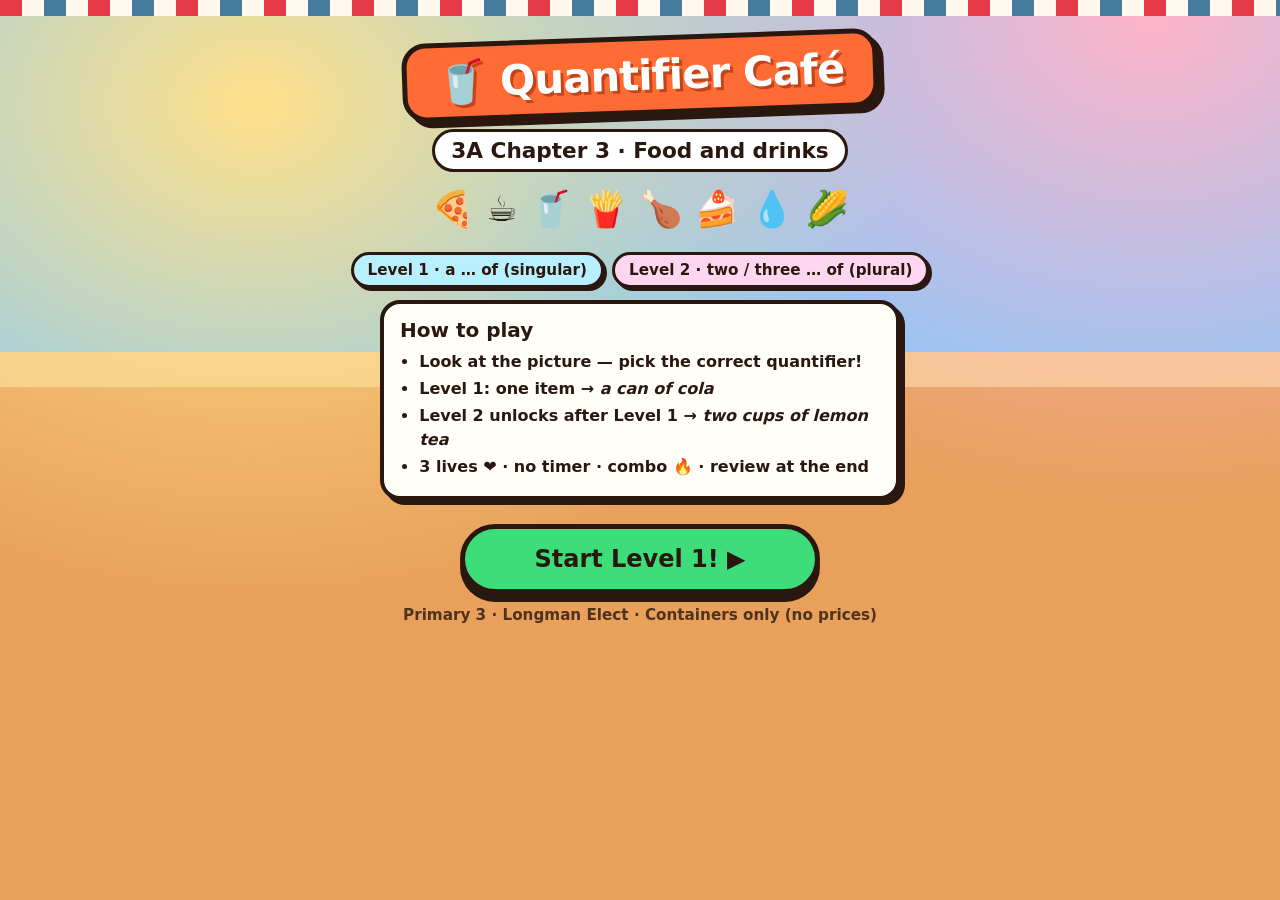
<file: quantifier-cafe/index.html>
<!DOCTYPE html>
<html lang="en">
<head>
<meta charset="UTF-8">
<meta name="viewport" content="width=device-width, initial-scale=1, viewport-fit=cover">
<meta name="theme-color" content="#ff6b35">
<title>Quantifier Café · 3A Ch.3 Food and drinks</title>
<style>
:root {
  --ink: #2a1810;
  --cream: #fff8ee;
  --pink: #ff6b9d;
  --orange: #ff6b35;
  --yellow: #ffd23f;
  --mint: #3dde7a;
  --sky: #4fc3f7;
  --purple: #a78bfa;
  --red: #ff4757;
  --card: #ffffff;
}
* { box-sizing: border-box; }
html, body {
  margin: 0; height: 100%;
  font-family: "Trebuchet MS", "Segoe UI", system-ui, sans-serif;
  background: #1a0f0a;
  color: var(--ink);
  -webkit-tap-highlight-color: transparent;
}
button { font: inherit; cursor: pointer; color: inherit; touch-action: manipulation; }
button:focus-visible { outline: 4px solid var(--yellow); outline-offset: 2px; }
button:disabled { opacity: 0.55; cursor: default; }

#app { height: 100%; display: flex; flex-direction: column; overflow: hidden; }

.awning {
  height: 16px; flex: none;
  background: repeating-linear-gradient(90deg,
    #e63946 0 22px, #fff8ee 22px 44px, #457b9d 44px 66px, #fff8ee 66px 88px);
  box-shadow: 0 4px 0 rgba(0,0,0,.15);
}

.screen {
  flex: 1; overflow: auto;
  display: none; flex-direction: column;
  padding: 12px 16px 20px;
}
.screen.on { display: flex; }

#start {
  background:
    radial-gradient(ellipse at 20% 10%, #ffe08a 0, transparent 45%),
    radial-gradient(ellipse at 90% 0%, #ffb4c8 0, transparent 40%),
    linear-gradient(#7ec8ff 0 38%, #f5c98a 38% 42%, #e8a05a 42% 100%);
}
.stall-sign {
  align-self: center;
  background: var(--orange);
  color: #fff;
  border: 5px solid var(--ink);
  border-radius: 24px;
  padding: 10px 28px;
  font-size: clamp(1.6rem, 5.5vw, 2.6rem);
  font-weight: 900;
  letter-spacing: -0.02em;
  text-shadow: 3px 3px 0 #c4441a;
  box-shadow: 6px 6px 0 var(--ink);
  margin-top: 8px;
  transform: rotate(-2deg);
}
.subtitle {
  text-align: center; font-weight: 800; margin: 14px 0 4px;
  font-size: clamp(1.05rem, 3vw, 1.35rem);
  background: #fff; border: 3px solid var(--ink); border-radius: 999px;
  padding: 6px 16px; align-self: center;
}
.food-parade {
  display: flex; flex-wrap: wrap; justify-content: center;
  gap: 8px; margin: 12px 0; font-size: 2.2rem;
  animation: bob 2.4s ease-in-out infinite;
}
@keyframes bob {
  0%, 100% { transform: translateY(0); }
  50% { transform: translateY(-6px); }
}
.how {
  background: #fffef8; border: 4px solid var(--ink); border-radius: 20px;
  padding: 14px 16px; max-width: 520px; margin: 8px auto; width: 100%;
  box-shadow: 5px 5px 0 var(--ink);
}
.how h2 { margin: 0 0 8px; font-size: 1.25rem; }
.how ul { margin: 0; padding-left: 1.2em; font-weight: 700; line-height: 1.45; }
.how li { margin: 4px 0; }
.level-chips {
  display: flex; flex-wrap: wrap; gap: 8px; justify-content: center; margin: 10px 0 4px;
}
.chip {
  background: #fff; border: 3px solid var(--ink); border-radius: 999px;
  padding: 6px 14px; font-weight: 800; font-size: .95rem;
  box-shadow: 3px 3px 0 var(--ink);
}
.chip.l1 { background: #b8f0ff; }
.chip.l2 { background: #ffd6ef; }
.btn-big {
  display: block; width: min(360px, 100%); margin: 16px auto 8px;
  background: var(--mint); color: var(--ink);
  border: 5px solid var(--ink); border-radius: 999px;
  padding: 16px 24px; font-size: 1.5rem; font-weight: 900;
  box-shadow: 0 8px 0 var(--ink);
  transition: transform .08s, box-shadow .08s;
}
.btn-big:active { transform: translateY(4px); box-shadow: 0 4px 0 var(--ink); }
.btn-big.orange { background: var(--orange); color: #fff; text-shadow: 1px 1px 0 #c4441a; }
.btn-big.yellow { background: var(--yellow); }
.btn-big.sky { background: var(--sky); }
.tag {
  text-align: center; font-weight: 700; opacity: .8; margin: 4px 0 0;
  font-size: .95rem;
}

#hud {
  display: none; flex: none; flex-wrap: wrap; gap: 8px; align-items: center;
  padding: 8px 12px; background: #2a1810; color: #fff;
  border-bottom: 5px solid var(--yellow);
}
#hud.on { display: flex; }
.stat {
  background: #4a2c20; border: 2px solid #fff; border-radius: 12px;
  padding: 4px 10px; font-weight: 800; font-size: .95rem;
  display: inline-flex; align-items: center; gap: 4px;
}
.stat.level { background: var(--purple); }
.stat.combo { background: var(--pink); color: #fff; border-color: #fff;
  display: none; animation: pulse .4s ease; }
.stat.combo.on { display: inline-flex; }
@keyframes pulse {
  0% { transform: scale(1.25); } 100% { transform: scale(1); }
}
#timer-wrap { display: none !important;
  flex: 1 1 100%; display: flex; align-items: center; gap: 8px;
}
#timer-track {
  flex: 1; height: 18px; background: #1a0f0a; border: 2px solid #fff;
  border-radius: 999px; overflow: hidden;
}
#timer-fill {
  height: 100%; width: 100%; background: linear-gradient(90deg, var(--mint), var(--yellow), var(--orange));
  transition: width .05s linear;
  border-radius: 999px;
}
#timer-fill.low { background: var(--red); animation: blink .4s infinite; }
@keyframes blink { 50% { opacity: .55; } }

#play {
  background: linear-gradient(180deg, #ffe8c8 0%, #ffd4a3 40%, #f0b87a 100%);
  position: relative;
}
.q-card {
  background: var(--card); border: 5px solid var(--ink); border-radius: 24px;
  padding: 14px 16px 12px; max-width: 640px; width: 100%; margin: 8px auto;
  box-shadow: 8px 8px 0 rgba(42,24,16,.35);
  position: relative;
}
.q-badge {
  display: inline-block; background: var(--purple); color: #fff;
  border: 3px solid var(--ink); border-radius: 999px;
  padding: 2px 12px; font-weight: 800; font-size: .85rem; margin-bottom: 8px;
}
.q-badge.plural { background: var(--pink); }

.pic-frame {
  background: linear-gradient(160deg, #e8f7ff, #fff5e6);
  border: 4px solid var(--ink);
  border-radius: 20px;
  padding: 10px;
  margin: 0 auto 10px;
  max-width: 280px;
  box-shadow: inset 0 0 0 3px #fff, 4px 4px 0 rgba(42,24,16,.2);
  text-align: center;
  position: relative;
}
.pic-frame svg { width: 100%; height: auto; max-height: 160px; display: block; margin: 0 auto; }
.pic-count {
  position: absolute; top: -10px; right: -10px;
  background: var(--yellow); border: 3px solid var(--ink); border-radius: 999px;
  width: 42px; height: 42px; display: flex; align-items: center; justify-content: center;
  font-weight: 900; font-size: 1.2rem; box-shadow: 3px 3px 0 var(--ink);
}
.pic-label {
  font-size: 2.8rem; line-height: 1; margin: 4px 0;
  filter: drop-shadow(2px 3px 0 rgba(0,0,0,.12));
}
.pic-multi {
  display: flex; flex-wrap: wrap; justify-content: center; gap: 4px;
  font-size: 2.1rem; line-height: 1; padding: 6px 0;
}

.q-text {
  font-size: clamp(1.1rem, 3.4vw, 1.4rem); font-weight: 800;
  text-align: center; line-height: 1.35; margin: 0 0 12px;
}
.choices { display: grid; gap: 10px; }
.choice {
  background: #fffef8; border: 4px solid var(--ink); border-radius: 18px;
  padding: 14px 12px; font-weight: 800; font-size: clamp(1rem, 2.8vw, 1.2rem);
  text-align: center; box-shadow: 0 5px 0 var(--ink);
  transition: transform .08s, box-shadow .08s, background .15s;
  line-height: 1.3;
}
.choice:active:not(:disabled) { transform: translateY(3px); box-shadow: 0 2px 0 var(--ink); }
.choice.ok { background: var(--mint); animation: pop .35s ease; }
.choice.bad { background: #ff8a9a; animation: shake .4s ease; }
@keyframes pop {
  0% { transform: scale(1); } 40% { transform: scale(1.08); } 100% { transform: scale(1); }
}
@keyframes shake {
  0%, 100% { transform: translateX(0); }
  20% { transform: translateX(-8px); }
  40% { transform: translateX(8px); }
  60% { transform: translateX(-6px); }
  80% { transform: translateX(6px); }
}
.q-card.shake { animation: shake .4s ease; }
.fb {
  text-align: center; font-weight: 900; font-size: 1.1rem; min-height: 1.4em;
  margin: 10px 0 0;
}
.fb.ok { color: #0a7a3a; }
.fb.bad { color: #c0392b; }

.floatie {
  position: fixed; pointer-events: none; z-index: 50;
  font-weight: 900; font-size: 1.6rem;
  animation: floatUp 1s ease forwards;
  text-shadow: 2px 2px 0 #fff;
}
@keyframes floatUp {
  0% { opacity: 1; transform: translateY(0) scale(1); }
  100% { opacity: 0; transform: translateY(-80px) scale(1.3); }
}
.confetti {
  position: fixed; width: 10px; height: 10px; border-radius: 2px;
  pointer-events: none; z-index: 40;
  animation: confettiFall .9s ease-out forwards;
}
@keyframes confettiFall {
  0% { transform: translateY(0) rotate(0); opacity: 1; }
  100% { transform: translateY(120px) rotate(360deg); opacity: 0; }
}

#gate {
  background:
    radial-gradient(ellipse at 50% 20%, #ffd23f 0, transparent 45%),
    linear-gradient(#7ec8ff, #fff8ee 55%, #f5c98a);
}
.gate-card {
  background: #fffef8; border: 5px solid var(--ink); border-radius: 24px;
  padding: 20px 18px; max-width: 480px; width: 100%; margin: 24px auto;
  box-shadow: 8px 8px 0 var(--ink); text-align: center;
}
.gate-card h1 { margin: 0 0 8px; font-size: clamp(1.6rem, 5vw, 2.2rem); }
.gate-card p { font-weight: 700; font-size: 1.1rem; margin: 8px 0 16px; }

#end {
  background:
    radial-gradient(ellipse at 50% 0%, #ffd23f 0, transparent 50%),
    linear-gradient(#7ec8ff, #fff8ee 50%, #f5c98a);
}
.trophy {
  font-size: 4.5rem; text-align: center; margin: 8px 0 0;
  animation: bob 1.8s ease-in-out infinite;
}
.end-title {
  text-align: center; font-size: clamp(1.8rem, 5vw, 2.6rem); font-weight: 900;
  margin: 4px 0;
}
.end-score {
  text-align: center; font-size: 1.3rem; font-weight: 800; margin: 4px 0 12px;
}
.stars { text-align: center; font-size: 2.4rem; letter-spacing: 4px; margin: 0 0 8px; }
.review {
  background: #fffef8; border: 4px solid var(--ink); border-radius: 20px;
  padding: 12px 14px; max-width: 640px; width: 100%; margin: 8px auto;
  box-shadow: 5px 5px 0 var(--ink);
}
.review h2 { margin: 0 0 8px; font-size: 1.15rem; }
.review-item {
  background: #fff; border: 3px solid #e8d5c0; border-radius: 14px;
  padding: 10px; margin: 8px 0; font-weight: 700; font-size: .95rem;
}
.review-item .q { margin-bottom: 4px; }
.review-item .wrong { color: #c0392b; }
.review-item .right { color: #0a7a3a; }
.perfect {
  text-align: center; font-weight: 800; font-size: 1.15rem;
  background: var(--mint); border: 3px solid var(--ink); border-radius: 14px;
  padding: 12px; max-width: 400px; margin: 8px auto;
}
.btn-row {
  display: flex; flex-wrap: wrap; gap: 10px; justify-content: center;
  margin: 14px 0 8px;
}
.btn-row .btn-big { width: auto; min-width: 160px; margin: 0; font-size: 1.15rem; padding: 12px 20px; }
</style>
</head>
<body>
<div id="app">
  <div class="awning"></div>

  <div id="hud">
    <span class="stat level" id="leveltag">Lv 1 · Singular</span>
    <span class="stat" id="lives">❤️❤️❤️</span>
    <span class="stat" id="score">⭐ 0</span>
    <span class="stat" id="qnum">1 / 18</span>
    <span class="stat combo" id="combo">🔥 x2</span>
    <div id="timer-wrap">
      <span class="stat" style="border:none;background:transparent;padding:0">⏱️</span>
      <div id="timer-track"><div id="timer-fill"></div></div>
    </div>
  </div>

  <section id="start" class="screen on">
    <div class="stall-sign">🥤 Quantifier Café</div>
    <p class="subtitle">3A Chapter 3 · Food and drinks</p>
    <div class="food-parade">🍕 ☕ 🥤 🍟 🍗 🍰 💧 🌽</div>
    <div class="level-chips">
      <span class="chip l1">Level 1 · a … of (singular)</span>
      <span class="chip l2">Level 2 · two / three … of (plural)</span>
    </div>
    <div class="how">
      <h2>How to play</h2>
      <ul>
        <li>Look at the <b>picture</b> — pick the correct quantifier!</li>
        <li><b>Level 1</b>: one item → <i>a can of cola</i></li>
        <li><b>Level 2</b> unlocks after Level 1 → <i>two cups of lemon tea</i></li>
        <li>3 lives ❤️ · no timer · combo 🔥 · review at the end</li>
      </ul>
    </div>
    <button class="btn-big" id="btn-start" type="button">Start Level 1! ▶</button>
    <p class="tag">Primary 3 · Longman Elect · Containers only (no prices)</p>
  </section>

  <section id="play" class="screen">
    <div class="q-card" id="qcard">
      <div class="q-badge" id="qbadge">Look &amp; choose</div>
      <div class="pic-frame" id="picframe">
        <span class="pic-count" id="piccount" hidden>1</span>
        <div id="picart"></div>
      </div>
      <p class="q-text" id="qtext"></p>
      <div class="choices" id="choices"></div>
      <p class="fb" id="fb"></p>
    </div>
  </section>

  <section id="gate" class="screen">
    <div class="gate-card">
      <div style="font-size:3.5rem">🎉</div>
      <h1>Level 1 complete!</h1>
      <p>Great job with <b>a … of</b>!<br>Ready for <b>two / three … of</b>?</p>
      <button class="btn-big sky" id="btn-level2" type="button">Unlock Level 2 ▶</button>
    </div>
  </section>

  <section id="end" class="screen">
    <div class="trophy" id="trophy">🏆</div>
    <h1 class="end-title" id="end-title">Well done!</h1>
    <div class="stars" id="stars">⭐⭐⭐</div>
    <p class="end-score" id="end-score"></p>
    <div id="review-box"></div>
    <div class="btn-row">
      <button class="btn-big yellow" id="btn-again" type="button">Play again 🔄</button>
    </div>
  </section>
</div>

<script>
(function () {
  "use strict";

  var TIME_MS = 14000;
  var MAX_LIVES = 3;

  /* ---- Food picture SVGs (inline, kid-friendly) ---- */
  var PICS = {
    cola: function () {
      return '<svg viewBox="0 0 120 140" xmlns="http://www.w3.org/2000/svg" aria-hidden="true">' +
        '<ellipse cx="60" cy="128" rx="28" ry="6" fill="#000" opacity=".15"/>' +
        '<rect x="38" y="28" width="44" height="90" rx="10" fill="#e63946" stroke="#2a1810" stroke-width="3"/>' +
        '<rect x="42" y="36" width="36" height="22" rx="4" fill="#fff" opacity=".9"/>' +
        '<text x="60" y="52" text-anchor="middle" font-size="11" font-weight="900" fill="#e63946" font-family="sans-serif">COLA</text>' +
        '<rect x="48" y="14" width="24" height="16" rx="3" fill="#bbb" stroke="#2a1810" stroke-width="2.5"/>' +
        '<ellipse cx="60" cy="14" rx="12" ry="5" fill="#ddd" stroke="#2a1810" stroke-width="2"/>' +
        '</svg>';
    },
    water: function () {
      return '<svg viewBox="0 0 120 140" xmlns="http://www.w3.org/2000/svg" aria-hidden="true">' +
        '<ellipse cx="60" cy="128" rx="26" ry="6" fill="#000" opacity=".15"/>' +
        '<path d="M42 40 h36 l8 70 a18 18 0 0 1-18 14 h-16 a18 18 0 0 1-18-14 z" fill="#4fc3f7" stroke="#2a1810" stroke-width="3"/>' +
        '<path d="M48 70 q12 8 24 0" fill="none" stroke="#fff" stroke-width="3" opacity=".6"/>' +
        '<rect x="52" y="18" width="16" height="24" rx="3" fill="#90caf9" stroke="#2a1810" stroke-width="2.5"/>' +
        '<rect x="48" y="12" width="24" height="10" rx="3" fill="#42a5f5" stroke="#2a1810" stroke-width="2.5"/>' +
        '</svg>';
    },
    lemontea: function () {
      return '<svg viewBox="0 0 120 140" xmlns="http://www.w3.org/2000/svg" aria-hidden="true">' +
        '<ellipse cx="60" cy="128" rx="32" ry="6" fill="#000" opacity=".15"/>' +
        '<path d="M30 50 h60 l-6 60 a24 18 0 0 1-48 0 z" fill="#fff3e0" stroke="#2a1810" stroke-width="3"/>' +
        '<path d="M34 55 h52 l-4 40 a20 14 0 0 1-44 0 z" fill="#ffcc80"/>' +
        '<ellipse cx="60" cy="50" rx="30" ry="8" fill="#ffe0b2" stroke="#2a1810" stroke-width="3"/>' +
        '<circle cx="55" cy="48" r="6" fill="#ffeb3b" stroke="#2a1810" stroke-width="2"/>' +
        '<path d="M72 30 q10-18 18-8" fill="none" stroke="#66bb6a" stroke-width="4" stroke-linecap="round"/>' +
        '</svg>';
    },
    coffee: function () {
      return '<svg viewBox="0 0 120 140" xmlns="http://www.w3.org/2000/svg" aria-hidden="true">' +
        '<ellipse cx="55" cy="128" rx="30" ry="6" fill="#000" opacity=".15"/>' +
        '<path d="M28 48 h54 l-5 62 a22 16 0 0 1-44 0 z" fill="#fff" stroke="#2a1810" stroke-width="3"/>' +
        '<path d="M32 54 h46 l-4 48 a18 12 0 0 1-38 0 z" fill="#6d4c41"/>' +
        '<ellipse cx="55" cy="48" rx="27" ry="8" fill="#efebe9" stroke="#2a1810" stroke-width="3"/>' +
        '<path d="M82 58 h14 a12 16 0 0 1 0 32 h-10" fill="none" stroke="#2a1810" stroke-width="3.5"/>' +
        '<path d="M48 28 q4-12 0-18 M58 26 q4-10 0-16" fill="none" stroke="#90a4ae" stroke-width="2.5" stroke-linecap="round"/>' +
        '</svg>';
    },
    hotchoco: function () {
      return '<svg viewBox="0 0 120 140" xmlns="http://www.w3.org/2000/svg" aria-hidden="true">' +
        '<ellipse cx="55" cy="128" rx="30" ry="6" fill="#000" opacity=".15"/>' +
        '<path d="M28 48 h54 l-5 62 a22 16 0 0 1-44 0 z" fill="#fff" stroke="#2a1810" stroke-width="3"/>' +
        '<path d="M32 54 h46 l-4 48 a18 12 0 0 1-38 0 z" fill="#5d4037"/>' +
        '<ellipse cx="55" cy="48" rx="27" ry="8" fill="#efebe9" stroke="#2a1810" stroke-width="3"/>' +
        '<ellipse cx="50" cy="44" rx="10" ry="5" fill="#fff" opacity=".9"/>' +
        '<ellipse cx="62" cy="46" rx="7" ry="4" fill="#fff" opacity=".7"/>' +
        '<path d="M82 58 h14 a12 16 0 0 1 0 32 h-10" fill="none" stroke="#2a1810" stroke-width="3.5"/>' +
        '</svg>';
    },
    pizza: function () {
      return '<svg viewBox="0 0 120 140" xmlns="http://www.w3.org/2000/svg" aria-hidden="true">' +
        '<ellipse cx="60" cy="128" rx="34" ry="6" fill="#000" opacity=".12"/>' +
        '<path d="M60 22 L100 110 L20 110 Z" fill="#ffcc80" stroke="#2a1810" stroke-width="3"/>' +
        '<path d="M60 34 L90 104 L30 104 Z" fill="#e53935"/>' +
        '<circle cx="52" cy="70" r="7" fill="#ffeb3b" stroke="#2a1810" stroke-width="2"/>' +
        '<circle cx="70" cy="82" r="6" fill="#ffeb3b" stroke="#2a1810" stroke-width="2"/>' +
        '<circle cx="58" cy="92" r="5" fill="#66bb6a" stroke="#2a1810" stroke-width="2"/>' +
        '<path d="M20 110 Q60 122 100 110" fill="none" stroke="#2a1810" stroke-width="3"/>' +
        '</svg>';
    },
    cake: function () {
      return '<svg viewBox="0 0 120 140" xmlns="http://www.w3.org/2000/svg" aria-hidden="true">' +
        '<ellipse cx="60" cy="128" rx="36" ry="6" fill="#000" opacity=".12"/>' +
        '<path d="M28 70 L60 30 L92 70 L92 110 L28 110 Z" fill="#f8bbd0" stroke="#2a1810" stroke-width="3"/>' +
        '<path d="M28 70 L60 30 L92 70" fill="#fff" stroke="#2a1810" stroke-width="3"/>' +
        '<rect x="28" y="88" width="64" height="10" fill="#ec407a"/>' +
        '<circle cx="50" cy="78" r="4" fill="#fff"/>' +
        '<circle cx="70" cy="82" r="4" fill="#fff"/>' +
        '<rect x="56" y="18" width="8" height="16" fill="#ffeb3b" stroke="#2a1810" stroke-width="2"/>' +
        '<path d="M60 12 l3 8 h-6 z" fill="#e53935"/>' +
        '</svg>';
    },
    fries: function () {
      return '<svg viewBox="0 0 120 140" xmlns="http://www.w3.org/2000/svg" aria-hidden="true">' +
        '<ellipse cx="60" cy="128" rx="30" ry="6" fill="#000" opacity=".15"/>' +
        '<path d="M30 70 L38 118 L82 118 L90 70 Z" fill="#e53935" stroke="#2a1810" stroke-width="3"/>' +
        '<rect x="42" y="28" width="10" height="50" rx="3" fill="#ffd54f" stroke="#2a1810" stroke-width="2" transform="rotate(-8 47 53)"/>' +
        '<rect x="54" y="22" width="10" height="55" rx="3" fill="#ffca28" stroke="#2a1810" stroke-width="2"/>' +
        '<rect x="66" y="30" width="10" height="48" rx="3" fill="#ffd54f" stroke="#2a1810" stroke-width="2" transform="rotate(6 71 54)"/>' +
        '<text x="60" y="98" text-anchor="middle" font-size="10" font-weight="900" fill="#fff" font-family="sans-serif">FRIES</text>' +
        '</svg>';
    },
    chips: function () {
      return '<svg viewBox="0 0 120 140" xmlns="http://www.w3.org/2000/svg" aria-hidden="true">' +
        '<ellipse cx="60" cy="128" rx="28" ry="6" fill="#000" opacity=".15"/>' +
        '<rect x="32" y="36" width="56" height="80" rx="8" fill="#7e57c2" stroke="#2a1810" stroke-width="3"/>' +
        '<rect x="38" y="48" width="44" height="28" rx="4" fill="#fff59d" stroke="#2a1810" stroke-width="2"/>' +
        '<ellipse cx="50" cy="58" rx="8" ry="5" fill="#ffcc80" transform="rotate(-20 50 58)"/>' +
        '<ellipse cx="66" cy="64" rx="9" ry="5" fill="#ffb74d" transform="rotate(15 66 64)"/>' +
        '<text x="60" y="100" text-anchor="middle" font-size="9" font-weight="900" fill="#fff" font-family="sans-serif">CHIPS</text>' +
        '</svg>';
    },
    corn: function () {
      return '<svg viewBox="0 0 120 140" xmlns="http://www.w3.org/2000/svg" aria-hidden="true">' +
        '<ellipse cx="60" cy="128" rx="36" ry="6" fill="#000" opacity=".12"/>' +
        '<ellipse cx="60" cy="108" rx="42" ry="14" fill="#fff" stroke="#2a1810" stroke-width="3"/>' +
        '<path d="M22 70 Q22 40 60 36 Q98 40 98 70 L90 108 Q60 118 30 108 Z" fill="#fffde7" stroke="#2a1810" stroke-width="3"/>' +
        '<ellipse cx="60" cy="72" rx="28" ry="18" fill="#ffeb3b" stroke="#2a1810" stroke-width="2.5"/>' +
        '<circle cx="48" cy="68" r="3" fill="#f9a825"/><circle cx="60" cy="66" r="3" fill="#f9a825"/>' +
        '<circle cx="72" cy="70" r="3" fill="#f9a825"/><circle cx="54" cy="78" r="3" fill="#f9a825"/>' +
        '<circle cx="66" cy="76" r="3" fill="#f9a825"/>' +
        '</svg>';
    },
    wings: function () {
      return '<svg viewBox="0 0 120 140" xmlns="http://www.w3.org/2000/svg" aria-hidden="true">' +
        '<ellipse cx="60" cy="128" rx="36" ry="6" fill="#000" opacity=".12"/>' +
        '<rect x="22" y="48" width="76" height="70" rx="8" fill="#ffcc80" stroke="#2a1810" stroke-width="3"/>' +
        '<rect x="22" y="48" width="76" height="18" fill="#e53935" stroke="#2a1810" stroke-width="3"/>' +
        '<ellipse cx="45" cy="88" rx="14" ry="10" fill="#ef6c00" stroke="#2a1810" stroke-width="2" transform="rotate(-25 45 88)"/>' +
        '<ellipse cx="72" cy="90" rx="14" ry="10" fill="#ef6c00" stroke="#2a1810" stroke-width="2" transform="rotate(20 72 90)"/>' +
        '<rect x="38" y="78" width="5" height="18" rx="2" fill="#fffde7" stroke="#2a1810" stroke-width="1.5" transform="rotate(-25 40 87)"/>' +
        '<rect x="78" y="82" width="5" height="18" rx="2" fill="#fffde7" stroke="#2a1810" stroke-width="1.5" transform="rotate(20 80 91)"/>' +
        '<text x="60" y="61" text-anchor="middle" font-size="9" font-weight="900" fill="#fff" font-family="sans-serif">WINGS</text>' +
        '</svg>';
    }
  };

  function picHTML(key, count) {
    count = count || 1;
    if (count === 1) {
      return (PICS[key] ? PICS[key]() : '') +
        '<div class="pic-label" style="font-size:0;height:0;overflow:hidden" aria-hidden="true"></div>';
    }
    var parts = [];
    for (var i = 0; i < count; i++) {
      parts.push('<div style="width:' + (count >= 3 ? '30%' : '42%') + ';display:inline-block;vertical-align:middle">' +
        (PICS[key] ? PICS[key]() : '') + '</div>');
    }
    return '<div class="pic-multi" style="display:flex;flex-wrap:wrap;justify-content:center;gap:2px">' + parts.join('') + '</div>';
  }

  /* ---- Questions: 18 singular + 18 plural = 36 ---- */
  var LEVEL1 = [
    { key: "cola", count: 1, prompt: "Look at the picture. Choose the correct phrase.",
      choices: ["a can of cola", "a cup of cola", "a bottle of cola", "a slice of cola"], answer: 0 },
    { key: "water", count: 1, prompt: "Look at the picture. Choose the correct phrase.",
      choices: ["a bottle of water", "a cup of water", "a can of water", "a bowl of water"], answer: 0 },
    { key: "lemontea", count: 1, prompt: "Look at the picture. Choose the correct phrase.",
      choices: ["a cup of lemon tea", "a can of lemon tea", "a bottle of lemon tea", "a packet of lemon tea"], answer: 0 },
    { key: "coffee", count: 1, prompt: "Look at the picture. Choose the correct phrase.",
      choices: ["a cup of coffee", "a can of coffee", "a box of coffee", "a slice of coffee"], answer: 0 },
    { key: "hotchoco", count: 1, prompt: "Look at the picture. Choose the correct phrase.",
      choices: ["a cup of hot chocolate", "a can of hot chocolate", "a packet of hot chocolate", "a bottle of hot chocolate"], answer: 0 },
    { key: "pizza", count: 1, prompt: "Look at the picture. Choose the correct phrase.",
      choices: ["a slice of pizza", "a can of pizza", "a bottle of pizza", "a packet of pizza"], answer: 0 },
    { key: "cake", count: 1, prompt: "Look at the picture. Choose the correct phrase.",
      choices: ["a slice of cake", "a bowl of cake", "a can of cake", "a box of cake"], answer: 0 },
    { key: "fries", count: 1, prompt: "Look at the picture. Choose the correct phrase.",
      choices: ["a packet of French fries", "a cup of French fries", "a can of French fries", "a slice of French fries"], answer: 0 },
    { key: "chips", count: 1, prompt: "Look at the picture. Choose the correct phrase.",
      choices: ["a packet of potato chips", "a bowl of potato chips", "a bottle of potato chips", "a slice of potato chips"], answer: 0 },
    { key: "corn", count: 1, prompt: "Look at the picture. Choose the correct phrase.",
      choices: ["a bowl of corn", "a can of corn", "a bottle of corn", "a slice of corn"], answer: 0 },
    { key: "wings", count: 1, prompt: "Look at the picture. Choose the correct phrase.",
      choices: ["a box of chicken wings", "a cup of chicken wings", "a can of chicken wings", "a bottle of chicken wings"], answer: 0 },
    { key: "cola", count: 1, prompt: "Which quantifier goes with cola?",
      choices: ["a can of cola", "a slice of cola", "a bowl of cola", "a packet of cola"], answer: 0 },
    { key: "pizza", count: 1, prompt: "Which quantifier goes with pizza?",
      choices: ["a slice of pizza", "a cup of pizza", "a can of pizza", "a bottle of pizza"], answer: 0 },
    { key: "water", count: 1, prompt: "Which quantifier goes with water?",
      choices: ["a bottle of water", "a slice of water", "a packet of water", "a box of water"], answer: 0 },
    { key: "fries", count: 1, prompt: "Which quantifier goes with French fries?",
      choices: ["a packet of French fries", "a can of French fries", "a bottle of French fries", "a slice of French fries"], answer: 0 },
    { key: "corn", count: 1, prompt: "Which quantifier goes with corn?",
      choices: ["a bowl of corn", "a slice of corn", "a bottle of corn", "a packet of corn"], answer: 0 },
    { key: "wings", count: 1, prompt: "Which quantifier goes with chicken wings?",
      choices: ["a box of chicken wings", "a cup of chicken wings", "a slice of chicken wings", "a bottle of chicken wings"], answer: 0 },
    { key: "lemontea", count: 1, prompt: "Which quantifier goes with lemon tea?",
      choices: ["a cup of lemon tea", "a can of lemon tea", "a box of lemon tea", "a slice of lemon tea"], answer: 0 }
  ];

  var LEVEL2 = [
    { key: "pizza", count: 2, prompt: "Look! How many? Choose the correct phrase.",
      choices: ["two slices of pizza", "two slice of pizza", "two cans of pizza", "a slices of pizza"], answer: 0 },
    { key: "lemontea", count: 2, prompt: "Look! How many? Choose the correct phrase.",
      choices: ["two cups of lemon tea", "two cup of lemon tea", "two cans of lemon tea", "a cups of lemon tea"], answer: 0 },
    { key: "coffee", count: 3, prompt: "Look! How many? Choose the correct phrase.",
      choices: ["three cups of coffee", "three cup of coffee", "three cans of coffee", "three slices of coffee"], answer: 0 },
    { key: "cola", count: 2, prompt: "Look! How many? Choose the correct phrase.",
      choices: ["two cans of cola", "two can of cola", "two cups of cola", "two bottles of cola"], answer: 0 },
    { key: "water", count: 3, prompt: "Look! How many? Choose the correct phrase.",
      choices: ["three bottles of water", "three bottle of water", "three cups of water", "three slices of water"], answer: 0 },
    { key: "cake", count: 3, prompt: "Look! How many? Choose the correct phrase.",
      choices: ["three slices of cake", "three slice of cake", "three cans of cake", "three bowls of cake"], answer: 0 },
    { key: "fries", count: 2, prompt: "Look! How many? Choose the correct phrase.",
      choices: ["two packets of French fries", "two packet of French fries", "two cups of French fries", "two cans of French fries"], answer: 0 },
    { key: "chips", count: 3, prompt: "Look! How many? Choose the correct phrase.",
      choices: ["three packets of potato chips", "three packet of potato chips", "three bowls of potato chips", "three slices of potato chips"], answer: 0 },
    { key: "corn", count: 2, prompt: "Look! How many? Choose the correct phrase.",
      choices: ["two bowls of corn", "two bowl of corn", "two cans of corn", "two bottles of corn"], answer: 0 },
    { key: "wings", count: 2, prompt: "Look! How many? Choose the correct phrase.",
      choices: ["two boxes of chicken wings", "two box of chicken wings", "two cups of chicken wings", "two cans of chicken wings"], answer: 0 },
    { key: "hotchoco", count: 2, prompt: "Look! How many? Choose the correct phrase.",
      choices: ["two cups of hot chocolate", "two cup of hot chocolate", "two cans of hot chocolate", "two packets of hot chocolate"], answer: 0 },
    { key: "pizza", count: 3, prompt: "Pick the correct plural form.",
      choices: ["three slices of pizza", "three slice of pizza", "three pizzas of slice", "a three slices of pizza"], answer: 0 },
    { key: "lemontea", count: 3, prompt: "Pick the correct plural form.",
      choices: ["three cups of lemon tea", "three cup of lemon tea", "three cans of lemon tea", "three cup of lemon teas"], answer: 0 },
    { key: "cola", count: 3, prompt: "Pick the correct plural form.",
      choices: ["three cans of cola", "three can of cola", "three cups of cola", "three can of colas"], answer: 0 },
    { key: "water", count: 2, prompt: "Pick the correct plural form.",
      choices: ["two bottles of water", "two bottle of water", "two cups of water", "two bottle of waters"], answer: 0 },
    { key: "cake", count: 2, prompt: "Which sentence is correct for this picture?",
      choices: ["two slices of cake", "two slice of cake", "two cans of cake", "a two slices of cake"], answer: 0 },
    { key: "fries", count: 3, prompt: "Which sentence is correct for this picture?",
      choices: ["three packets of French fries", "three packet of French fries", "three cups of French fries", "three packets of French fry"], answer: 0 },
    { key: "corn", count: 3, prompt: "Which sentence is correct for this picture?",
      choices: ["three bowls of corn", "three bowl of corn", "three bottles of corn", "three bowls of corns"], answer: 0 }
  ];

  LEVEL1.forEach(function (q) { q.level = 1; q.badge = "Level 1 · Singular"; });
  LEVEL2.forEach(function (q) { q.level = 2; q.badge = "Level 2 · Plural"; });

  var TOTAL = LEVEL1.length + LEVEL2.length;

  var state = {
    phase: "l1", // l1 | gate | l2
    idx: 0,
    score: 0,
    lives: MAX_LIVES,
    combo: 0,
    bestCombo: 0,
    wrongs: [],
    order: [],
    queue: [],
    locked: false,
    timerId: null,
    timeLeft: TIME_MS,
    lastTick: 0,
    answeredTotal: 0
  };

  var el = {
    start: document.getElementById("start"),
    play: document.getElementById("play"),
    gate: document.getElementById("gate"),
    end: document.getElementById("end"),
    hud: document.getElementById("hud"),
    lives: document.getElementById("lives"),
    score: document.getElementById("score"),
    qnum: document.getElementById("qnum"),
    combo: document.getElementById("combo"),
    leveltag: document.getElementById("leveltag"),
    timerFill: document.getElementById("timer-fill"),
    qcard: document.getElementById("qcard"),
    qbadge: document.getElementById("qbadge"),
    picframe: document.getElementById("picframe"),
    piccount: document.getElementById("piccount"),
    picart: document.getElementById("picart"),
    qtext: document.getElementById("qtext"),
    choices: document.getElementById("choices"),
    fb: document.getElementById("fb"),
    trophy: document.getElementById("trophy"),
    endTitle: document.getElementById("end-title"),
    stars: document.getElementById("stars"),
    endScore: document.getElementById("end-score"),
    reviewBox: document.getElementById("review-box")
  };

  function shuffle(arr) {
    var a = arr.slice();
    for (var i = a.length - 1; i > 0; i--) {
      var j = Math.floor(Math.random() * (i + 1));
      var t = a[i]; a[i] = a[j]; a[j] = t;
    }
    return a;
  }

  function showScreen(name) {
    el.start.classList.toggle("on", name === "start");
    el.play.classList.toggle("on", name === "play");
    el.gate.classList.toggle("on", name === "gate");
    el.end.classList.toggle("on", name === "end");
    el.hud.classList.toggle("on", name === "play");
  }

  function hearts() {
    var s = "";
    for (var i = 0; i < MAX_LIVES; i++) s += i < state.lives ? "❤️" : "🖤";
    return s;
  }

  function updateHud() {
    el.lives.textContent = hearts();
    el.score.textContent = "⭐ " + state.score;
    el.qnum.textContent = (state.idx + 1) + " / " + state.queue.length;
    if (state.phase === "l2") {
      el.leveltag.textContent = "Lv 2 · Plural";
    } else {
      el.leveltag.textContent = "Lv 1 · Singular";
    }
    if (state.combo >= 2) {
      el.combo.textContent = "🔥 x" + state.combo;
      el.combo.classList.add("on");
      el.combo.style.animation = "none";
      void el.combo.offsetWidth;
      el.combo.style.animation = "";
    } else {
      el.combo.classList.remove("on");
    }
  }

  function stopTimer() {
    if (state.timerId) {
      cancelAnimationFrame(state.timerId);
      state.timerId = null;
    }
  }

  function startTimer() {
    /* no time limit */
    if (state.timerId) { cancelAnimationFrame(state.timerId); state.timerId = null; }
    if (el.timerFill) {
      el.timerFill.style.width = "100%";
      el.timerFill.classList.remove("low");
    }
  }

  function floatScore(text, color) {
    var n = document.createElement("div");
    n.className = "floatie";
    n.textContent = text;
    n.style.color = color || "#0a7a3a";
    n.style.left = (40 + Math.random() * 40) + "%";
    n.style.top = "42%";
    document.body.appendChild(n);
    setTimeout(function () { n.remove(); }, 1000);
  }

  function confettiBurst() {
    var colors = ["#ff6b35", "#ffd23f", "#3dde7a", "#4fc3f7", "#ff6b9d", "#a78bfa"];
    for (var i = 0; i < 14; i++) {
      var c = document.createElement("div");
      c.className = "confetti";
      c.style.background = colors[i % colors.length];
      c.style.left = (30 + Math.random() * 40) + "%";
      c.style.top = (35 + Math.random() * 15) + "%";
      c.style.width = (8 + Math.random() * 8) + "px";
      c.style.height = (8 + Math.random() * 8) + "px";
      c.style.animationDuration = (0.6 + Math.random() * 0.5) + "s";
      document.body.appendChild(c);
      (function (node) {
        setTimeout(function () { node.remove(); }, 1000);
      })(c);
    }
  }

  function prepareChoices(q) {
    var items = q.choices.map(function (text, i) {
      return { text: text, correct: i === q.answer };
    });
    return shuffle(items);
  }

  function currentQ() {
    return state.queue[state.order[state.idx]];
  }

  function renderQuestion() {
    state.locked = false;
    el.fb.textContent = "";
    el.fb.className = "fb";
    el.qcard.classList.remove("shake");

    var q = currentQ();
    el.qbadge.textContent = q.badge;
    el.qbadge.className = "q-badge" + (q.level === 2 ? " plural" : "");
    el.picart.innerHTML = picHTML(q.key, q.count);
    if (q.count > 1) {
      el.piccount.hidden = false;
      el.piccount.textContent = String(q.count);
    } else {
      el.piccount.hidden = true;
    }
    el.qtext.textContent = q.prompt;

    var items = prepareChoices(q);
    el.choices.innerHTML = "";
    el.choices.className = "choices";

    items.forEach(function (item) {
      var b = document.createElement("button");
      b.type = "button";
      b.className = "choice";
      b.textContent = item.text;
      b.dataset.correct = item.correct ? "1" : "0";
      b.addEventListener("click", function () { onAnswer(b, item.correct, q, item.text); });
      el.choices.appendChild(b);
    });

    updateHud();
    startTimer();
  }

  function lockChoices() {
    var buttons = el.choices.querySelectorAll(".choice");
    for (var i = 0; i < buttons.length; i++) buttons[i].disabled = true;
  }

  function revealCorrect() {
    var buttons = el.choices.querySelectorAll(".choice");
    for (var i = 0; i < buttons.length; i++) {
      if (buttons[i].dataset.correct === "1") buttons[i].classList.add("ok");
    }
  }

  function onAnswer(btn, correct, q, chosenText) {
    if (state.locked) return;
    state.locked = true;
    stopTimer();
    lockChoices();
    state.answeredTotal += 1;

    if (correct) {
      btn.classList.add("ok");
      state.combo += 1;
      if (state.combo > state.bestCombo) state.bestCombo = state.combo;
      var bonus = 10 + Math.min(state.combo, 8) * 2;
      var gain = bonus;
      state.score += gain;
      el.fb.textContent = state.combo >= 2 ? ("Nice! Combo x" + state.combo + "  +" + gain) : ("Correct!  +" + gain);
      el.fb.className = "fb ok";
      floatScore("+" + gain, "#0a7a3a");
      if (state.combo >= 3) confettiBurst();
      setTimeout(nextOrEnd, 750);
    } else {
      btn.classList.add("bad");
      el.qcard.classList.add("shake");
      revealCorrect();
      state.combo = 0;
      state.lives -= 1;
      state.wrongs.push({
        prompt: q.prompt + " (" + q.choices[q.answer] + ")",
        emoji: q.level === 2 ? "🔢" : "🖼️",
        chosen: chosenText,
        correct: q.choices[q.answer]
      });
      el.fb.textContent = "Oops!  −1 life";
      el.fb.className = "fb bad";
      floatScore("💔", "#c0392b");
      updateHud();
      if (state.lives <= 0) {
        setTimeout(finishGame, 900);
      } else {
        setTimeout(nextOrEnd, 1100);
      }
    }
  }

  function onTimeout() {
    if (state.locked) return;
    state.locked = true;
    lockChoices();
    revealCorrect();
    el.qcard.classList.add("shake");
    var q = currentQ();
    state.answeredTotal += 1;
    state.combo = 0;
    state.lives -= 1;
    state.wrongs.push({
      prompt: q.prompt + " (" + q.choices[q.answer] + ")",
      emoji: "⏰",
      chosen: "(too slow)",
      correct: q.choices[q.answer]
    });
    el.fb.textContent = "Time's up!  −1 life";
    el.fb.className = "fb bad";
    floatScore("⏰", "#c0392b");
    updateHud();
    if (state.lives <= 0) {
      setTimeout(finishGame, 900);
    } else {
      setTimeout(nextOrEnd, 1100);
    }
  }

  function nextOrEnd() {
    state.idx += 1;
    if (state.lives <= 0) {
      finishGame();
      return;
    }
    if (state.idx >= state.queue.length) {
      if (state.phase === "l1") {
        stopTimer();
        showScreen("gate");
        confettiBurst();
      } else {
        finishGame();
      }
      return;
    }
    renderQuestion();
  }

  function startLevel2() {
    state.phase = "l2";
    state.idx = 0;
    state.queue = LEVEL2;
    state.order = shuffle(LEVEL2.map(function (_, i) { return i; }));
    state.locked = false;
    showScreen("play");
    renderQuestion();
  }

  function starCount() {
    var maxScore = TOTAL * 28;
    var ratio = state.score / Math.max(maxScore * 0.5, 1);
    if (state.wrongs.length === 0 && state.phase === "l2" && state.idx >= LEVEL2.length) return 3;
    if (ratio >= 0.7 && state.lives >= 2) return 3;
    if (ratio >= 0.4 || state.lives >= 1) return 2;
    return 1;
  }

  function finishGame() {
    stopTimer();
    showScreen("end");
    var stars = starCount();
    var starStr = "";
    for (var i = 0; i < 3; i++) starStr += i < stars ? "⭐" : "☆";
    el.stars.textContent = starStr;

    var cleared = state.phase === "l2" && state.idx >= LEVEL2.length && state.lives > 0;
    if (state.wrongs.length === 0 && cleared) {
      el.trophy.textContent = "🏆";
      el.endTitle.textContent = "Quantifier champion!";
    } else if (stars >= 3) {
      el.trophy.textContent = "🎉";
      el.endTitle.textContent = "Super server!";
    } else if (stars === 2) {
      el.trophy.textContent = "😊";
      el.endTitle.textContent = "Good job!";
    } else {
      el.trophy.textContent = "💪";
      el.endTitle.textContent = "Keep practising!";
    }

    el.endScore.textContent =
      "Score: " + state.score +
      "   ·   Best combo: x" + Math.max(state.bestCombo, state.combo || 0) +
      "   ·   Answered: " + state.answeredTotal + "/" + TOTAL;

    var box = el.reviewBox;
    box.innerHTML = "";
    if (state.wrongs.length === 0) {
      var p = document.createElement("div");
      p.className = "perfect";
      p.textContent = "No mistakes — amazing! 🌟";
      box.appendChild(p);
    } else {
      var rev = document.createElement("div");
      rev.className = "review";
      rev.innerHTML = "<h2>Review mistakes (" + state.wrongs.length + ")</h2>";
      state.wrongs.forEach(function (w) {
        var item = document.createElement("div");
        item.className = "review-item";
        item.innerHTML =
          "<div class=\"q\">" + w.emoji + " " + escapeHtml(w.prompt) + "</div>" +
          "<div class=\"wrong\">Your answer: " + escapeHtml(w.chosen) + "</div>" +
          "<div class=\"right\">Correct: " + escapeHtml(w.correct) + "</div>";
        rev.appendChild(item);
      });
      box.appendChild(rev);
    }
  }

  function escapeHtml(s) {
    return String(s)
      .replace(/&/g, "&amp;")
      .replace(/</g, "&lt;")
      .replace(/>/g, "&gt;")
      .replace(/"/g, "&quot;");
  }

  function startGame() {
    state.phase = "l1";
    state.idx = 0;
    state.score = 0;
    state.lives = MAX_LIVES;
    state.combo = 0;
    state.bestCombo = 0;
    state.wrongs = [];
    state.answeredTotal = 0;
    state.queue = LEVEL1;
    state.order = shuffle(LEVEL1.map(function (_, i) { return i; }));
    state.locked = false;
    showScreen("play");
    renderQuestion();
  }

  document.getElementById("btn-start").addEventListener("click", startGame);
  document.getElementById("btn-level2").addEventListener("click", startLevel2);
  document.getElementById("btn-again").addEventListener("click", function () {
    showScreen("start");
  });

  if (LEVEL1.length !== 18 || LEVEL2.length !== 18) {
    console.warn("Expected 18+18 questions, got " + LEVEL1.length + "+" + LEVEL2.length);
  }
})();
</script>
</body>
</html>
</file>
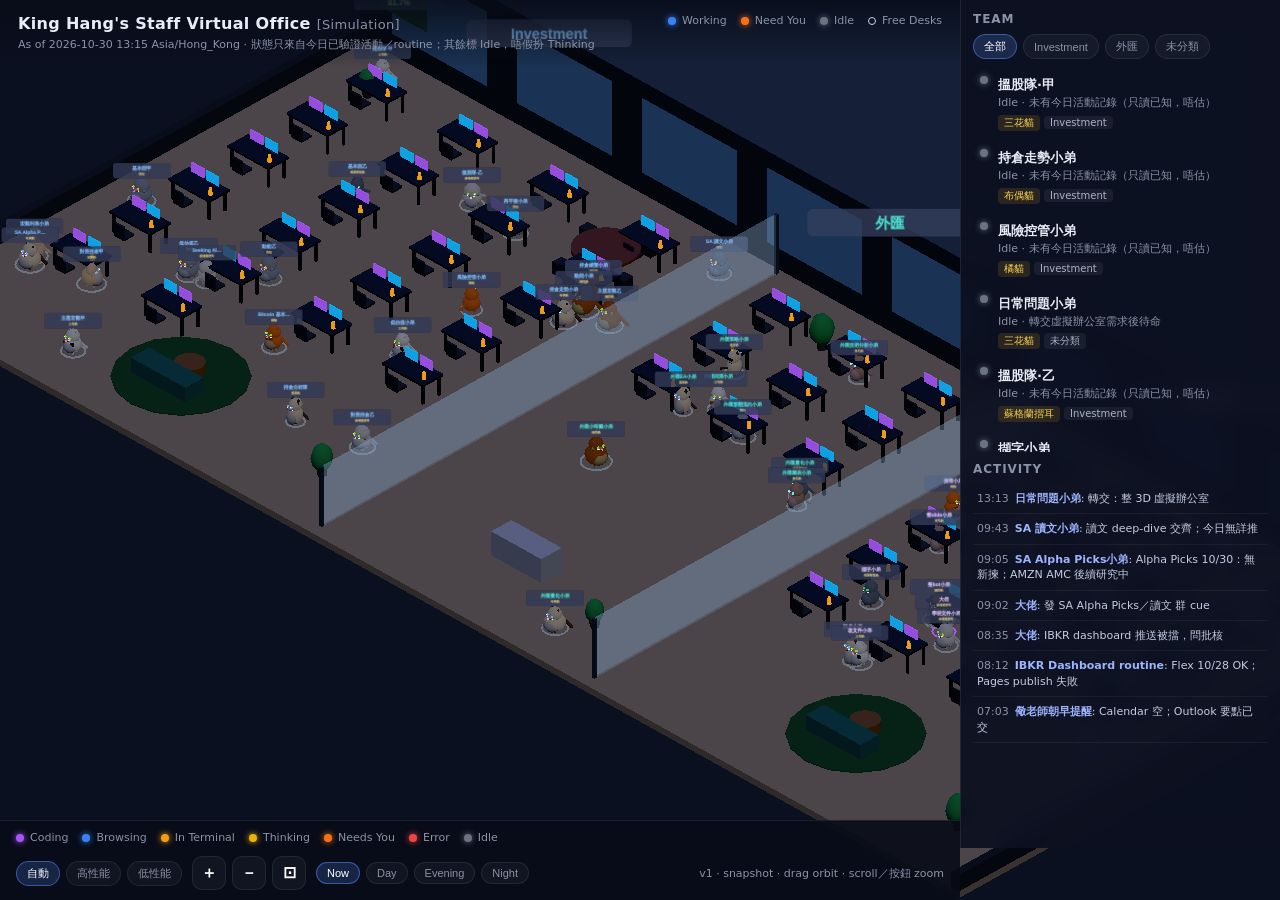
<file: virtual-office/index.html>
<!DOCTYPE html>
<html lang="zh-Hant">
<head>
  <meta charset="UTF-8" />
  <meta name="viewport" content="width=device-width, initial-scale=1, viewport-fit=cover" />
  <title>King Hang's Staff Virtual Office</title>
  <link rel="stylesheet" href="styles.css" />
</head>
<body>
  <div id="app">
    <header id="topbar">
      <div class="title-block">
        <h1>King Hang's Staff Virtual Office <span class="sim">[Simulation]</span></h1>
        <p class="asof" id="asof">—</p>
      </div>
      <button type="button" id="panelToggle" aria-expanded="false" aria-controls="sidebar">名單</button>
      <div class="legend occupancy">
        <span><i class="dot working"></i> Working</span>
        <span><i class="dot needyou"></i> Need You</span>
        <span><i class="dot idle"></i> Idle</span>
        <span><i class="dot free"></i> Free Desks</span>
      </div>
    </header>
    <button type="button" id="panelScrim" aria-label="關閉名單" tabindex="-1"></button>

    <canvas id="c"></canvas>

    <aside id="sidebar">
      <section class="panel">
        <h2>Team</h2>
        <div class="room-tabs" id="roomTabs">
          <button type="button" data-room="all" class="active">全部</button>
          <button type="button" data-room="investment">Investment</button>
          <button type="button" data-room="fx">外匯</button>
          <button type="button" data-room="other">未分類</button>
        </div>
        <div id="teamList" class="team-list"></div>
      </section>
      <section class="panel activity-panel">
        <h2>Activity</h2>
        <div id="activityLog" class="activity-log"></div>
      </section>
    </aside>

    <div id="bottombar">
      <div class="legend activity-legend">
        <span><i class="dot coding"></i> Coding</span>
        <span><i class="dot browsing"></i> Browsing</span>
        <span><i class="dot terminal"></i> In Terminal</span>
        <span><i class="dot thinking"></i> Thinking</span>
        <span><i class="dot needyou"></i> Needs You</span>
        <span><i class="dot error"></i> Error</span>
        <span><i class="dot idle"></i> Idle</span>
      </div>
      <div class="controls-row">
        <div class="quality" id="quality" title="畫面質素">
          <button type="button" data-quality="auto">自動</button>
          <button type="button" data-quality="high">高性能</button>
          <button type="button" data-quality="low">低性能</button>
        </div>
        <div class="zoom-ctrl" id="zoomCtrl">
          <button type="button" id="zoomIn" aria-label="放大">＋</button>
          <button type="button" id="zoomOut" aria-label="縮小">－</button>
          <button type="button" id="zoomFit" aria-label="重設視角">⊡</button>
        </div>
        <div class="tod" id="tod">
          <button type="button" data-tod="now" class="active">Now</button>
          <button type="button" data-tod="day">Day</button>
          <button type="button" data-tod="evening">Evening</button>
          <button type="button" data-tod="night">Night</button>
        </div>
      </div>
      <div class="hint">v1 · snapshot · drag orbit · scroll／按鈕 zoom</div>
    </div>
  </div>

  <script src="vendor/three.min.js"></script>
  <!-- fallback: https://cdn.jsdelivr.net/npm/three@0.160.0/build/three.min.js -->
  <script src="data.js"></script>
  <script src="app.js"></script>
</body>
</html>
</file>
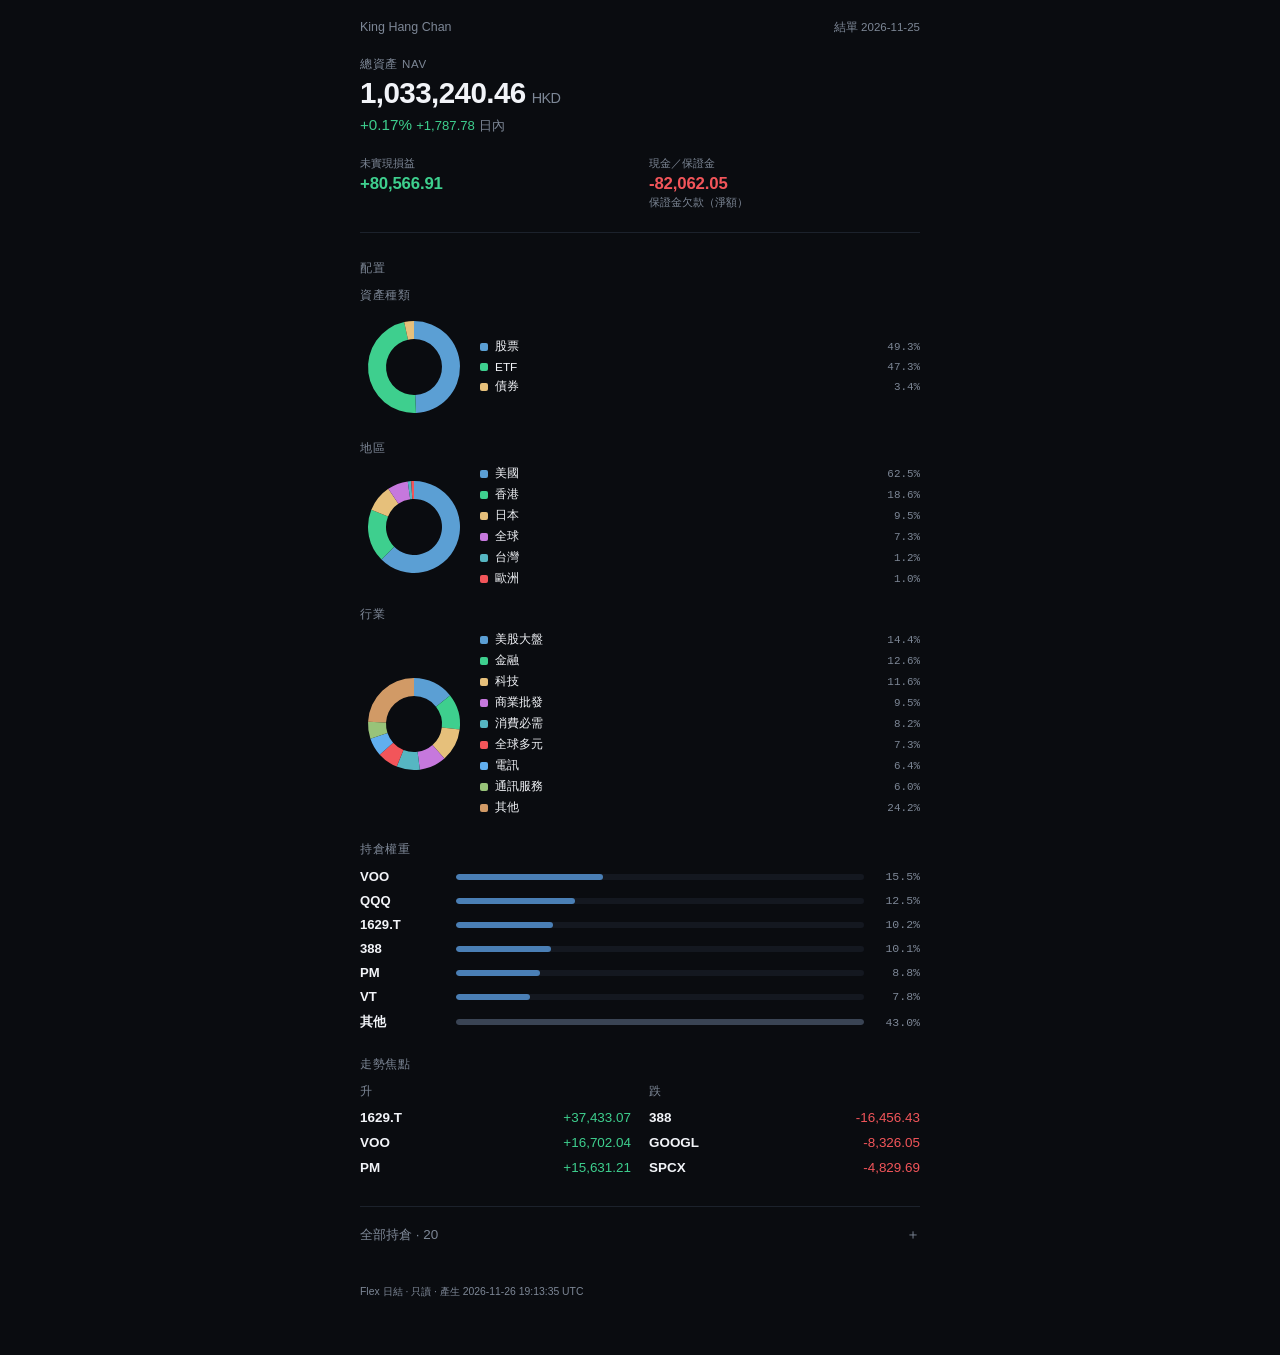
<file: Y51l1JYvuMCmsV9qLxWwfsDfgmP7DT2TiJIJ_sD6p1A/index.html>
<!DOCTYPE html>
<html lang="zh-Hant">
<head>
<meta charset="utf-8" />
<meta name="viewport" content="width=device-width, initial-scale=1, viewport-fit=cover" />
<meta name="color-scheme" content="dark" />
<meta name="theme-color" content="#0a0c10" />
<title>持倉</title>
<style>
  :root {
    --bg: #0a0c10;
    --fg: #f2f4f8;
    --muted: #7d8796;
    --line: #1c222c;
    --green: #3ecf8e;
    --red: #f2555a;
    --soft: #141820;
    --mono: ui-monospace, SFMono-Regular, Menlo, Consolas, monospace;
    --sans: -apple-system, BlinkMacSystemFont, "Segoe UI", Roboto, "Noto Sans TC", "PingFang HK", sans-serif;
  }
  * { box-sizing: border-box; }
  html, body { margin: 0; background: var(--bg); color: var(--fg); font-family: var(--sans); }
  body { min-height: 100dvh; padding: 20px 18px 56px; }
  .w { max-width: 420px; margin: 0 auto; }
  @media (min-width: 720px) { .w { max-width: 560px; } }
  .top { display: flex; justify-content: space-between; align-items: baseline; gap: 12px; margin-bottom: 22px; }
  .top .who { font-size: .78rem; color: var(--muted); }
  .top .when { font-size: .72rem; color: var(--muted); text-align: right; }
  .hero { margin-bottom: 22px; }
  .hero .lbl { font-size: .72rem; color: var(--muted); letter-spacing: .06em; }
  .hero .nav { font-size: 1.85rem; font-weight: 680; letter-spacing: -.02em; font-variant-numeric: tabular-nums; line-height: 1.15; margin: 4px 0 6px; word-break: break-all; }
  .hero .nav span.ccy { font-size: .9rem; font-weight: 500; color: var(--muted); margin-left: 6px; }
  .hero .day { font-size: .95rem; font-variant-numeric: tabular-nums; }
  .metrics { display: grid; grid-template-columns: 1fr 1fr; gap: 14px 18px; margin-bottom: 28px; padding-bottom: 22px; border-bottom: 1px solid var(--line); }
  .m .lbl { font-size: .68rem; color: var(--muted); margin-bottom: 3px; }
  .m .val { font-size: 1.05rem; font-weight: 600; font-variant-numeric: tabular-nums; letter-spacing: -.01em; }
  .m .hint { font-size: .68rem; color: var(--muted); margin-top: 2px; }
  .pos { color: var(--green); }
  .neg { color: var(--red); }
  section { margin-bottom: 26px; }
  .sh { font-size: .72rem; color: var(--muted); letter-spacing: .05em; margin-bottom: 12px; }
  .bars { display: flex; flex-direction: column; gap: 9px; }
  .br { display: grid; grid-template-columns: 88px 1fr 48px; gap: 8px; align-items: center; font-size: .82rem; }
  .br .sym { font-weight: 600; overflow: hidden; text-overflow: ellipsis; white-space: nowrap; }
  .track { height: 6px; background: var(--soft); border-radius: 99px; overflow: hidden; }
  .fill { height: 100%; background: #4a7fb5; border-radius: 99px; min-width: 2px; }
  .fill.other { background: #3a4454; }
  .pct { font-family: var(--mono); font-size: .72rem; color: var(--muted); text-align: right; }
  .movers { display: grid; grid-template-columns: 1fr 1fr; gap: 18px; }
  .mv { display: flex; justify-content: space-between; gap: 8px; font-size: .84rem; padding: 5px 0; font-variant-numeric: tabular-nums; }
  .mv .s { font-weight: 600; }
  .pies { display: grid; gap: 20px; }
  .pie-card { display: grid; grid-template-columns: 108px 1fr; gap: 12px; align-items: center; }
  .pie-card svg { width: 108px; height: 108px; display: block; }
  .legend { display: flex; flex-direction: column; gap: 5px; min-width: 0; }
  .leg { display: grid; grid-template-columns: 8px 1fr auto; gap: 7px; align-items: center; font-size: .74rem; }
  .leg i { width: 8px; height: 8px; border-radius: 2px; display: block; }
  .leg .n { overflow: hidden; text-overflow: ellipsis; white-space: nowrap; color: var(--fg); }
  .leg .p { font-family: var(--mono); font-size: .68rem; color: var(--muted); }
  details.positions { border-top: 1px solid var(--line); padding-top: 14px; }
  details.positions > summary {
    list-style: none; cursor: pointer; font-size: .84rem; color: var(--muted);
    display: flex; justify-content: space-between; align-items: center; user-select: none;
    padding: 4px 0 12px;
  }
  details.positions > summary::-webkit-details-marker { display: none; }
  details.positions > summary::after { content: "＋"; font-size: .9rem; color: var(--muted); }
  details.positions[open] > summary::after { content: "－"; }
  .tbl { width: 100%; border-collapse: collapse; font-size: .72rem; }
  .tbl th { color: var(--muted); font-weight: 500; text-align: right; padding: 6px 4px; border-bottom: 1px solid var(--line); }
  .tbl td { text-align: right; padding: 8px 4px; border-bottom: 1px solid var(--line); font-variant-numeric: tabular-nums; vertical-align: top; }
  .tbl th:first-child, .tbl td:first-child { text-align: left; }
  .tbl .sym { font-weight: 650; font-size: .78rem; }
  .tbl .desc { color: var(--muted); font-size: .65rem; font-weight: 400; display: block; max-width: 120px; overflow: hidden; text-overflow: ellipsis; white-space: nowrap; }
  .foot { margin-top: 28px; font-size: .65rem; color: var(--muted); line-height: 1.45; }
</style>
</head>
<body>
<div class="w">
  <div class="top">
    <div class="who" id="who"></div>
    <div class="when" id="when"></div>
  </div>

  <div class="hero">
    <div class="lbl">總資產 NAV</div>
    <div class="nav" id="nav"></div>
    <div class="day" id="day"></div>
  </div>

  <div class="metrics">
    <div class="m">
      <div class="lbl">未實現損益</div>
      <div class="val" id="upnl"></div>
    </div>
    <div class="m">
      <div class="lbl">現金／保證金</div>
      <div class="val" id="cash"></div>
      <div class="hint" id="cashHint"></div>
    </div>
  </div>

  <section>
    <div class="sh">配置</div>
    <div class="pies" id="pies"></div>
  </section>

  <section>
    <div class="sh">持倉權重</div>
    <div class="bars" id="weights"></div>
  </section>

  <section>
    <div class="sh">走勢焦點</div>
    <div class="movers">
      <div>
        <div class="sh" style="margin-bottom:6px">升</div>
        <div id="gainers"></div>
      </div>
      <div>
        <div class="sh" style="margin-bottom:6px">跌</div>
        <div id="losers"></div>
      </div>
    </div>
  </section>

  <details class="positions">
    <summary><span id="posSummary">全部持倉</span></summary>
    <div style="overflow-x:auto">
      <table class="tbl">
        <thead>
          <tr>
            <th>代號</th>
            <th>數量</th>
            <th>市值</th>
            <th>損益</th>
            <th>%</th>
          </tr>
        </thead>
        <tbody id="tbody"></tbody>
      </table>
    </div>
  </details>

  <div class="foot" id="foot"></div>
</div>
<script id="portfolio-data" type="application/json">{"meta": {"queryName": "Grok bot", "accountId": "U8541867", "accountName": "King Hang Chan", "baseCurrency": "HKD", "statementFrom": "2026-11-25", "statementTo": "2026-11-25", "whenGenerated": "2026-11-26 19:13:35 UTC", "period": "LastBusinessDay", "sourceFile": "/workspace/ibkr-flex-latest.xml", "generatedAt": "2026-11-27 08:14:14 HKT", "positionCount": 20}, "equity": {"reportDate": "2026-11-25", "currency": "HKD", "total": 1033240.460929781, "cash": -82062.051065683, "stock": 1077187.506962, "bonds": 38241.054838, "options": 0.0, "funds": 0.0, "commodities": 0.0, "interestAccruals": -126.049804536, "dividendAccruals": 0.0, "totalLong": 1193446.274537213, "totalShort": -160205.813607431}, "changeInNav": {"currency": "HKD", "fromDate": "2026-11-25", "toDate": "2026-11-25", "startingValue": 1031460.879294677, "endingValue": 1033240.460929781, "mtm": 1787.78197655, "twr": 0.172530211, "dividends": 0.0, "interest": 0.0, "depositsWithdrawals": 0.0, "fxTranslation": 0.013580552}, "cash": [{"currency": "JPY", "endingCash": -1670134.659109354, "startingCash": -1670134.659109354}, {"currency": "HKD", "endingCash": -77458.916816549, "startingCash": -77458.916816549}, {"currency": "USD", "endingCash": 7928.066955896, "startingCash": 7928.066955896}, {"currency": "EUR", "endingCash": 1801.38983385, "startingCash": 1801.38983385}, {"currency": "CAD", "endingCash": -4.695e-06, "startingCash": -4.695e-06}], "positions": [{"symbol": "VOO", "description": "VANGUARD S&P 500 ETF", "currency": "USD", "assetCategory": "STK", "listingExchange": "ARCA", "side": "Long", "quantity": 31.0, "markPrice": 658.87, "marketValue": 20424.97, "marketValueBase": 160127.67980600003, "costBasis": 18294.553382, "costBasisBase": 143425.63960420358, "unrealizedPnl": 2130.416618, "unrealizedPnlBase": 16702.0402017964, "fxRateToBase": 7.8398, "ibkrPercentOfNav": 14.87, "reportDate": "2026-11-25", "weightPct": 15.49761995014269, "pnlPct": 11.645086783567594, "sector": "美股大盤", "region": "美國", "assetClass": "ETF"}, {"symbol": "QQQ", "description": "INVESCO QQQ TRUST SERIES 1", "currency": "USD", "assetCategory": "STK", "listingExchange": "NASDAQ", "side": "Long", "quantity": 26.0, "markPrice": 633.93, "marketValue": 16482.18, "marketValueBase": 129216.994764, "costBasis": 15048.750134, "costBasisBase": 117979.1913005332, "unrealizedPnl": 1433.429866, "unrealizedPnlBase": 11237.8034634668, "fxRateToBase": 7.8398, "ibkrPercentOfNav": 12.0, "reportDate": "2026-11-25", "weightPct": 12.505994456287711, "pnlPct": 9.525241985122856, "sector": "科技", "region": "美國", "assetClass": "ETF"}, {"symbol": "1629.T", "description": "NF TPX-17 COMML&WHSLE TRADE", "currency": "JPY", "assetCategory": "STK", "listingExchange": "TSEJ", "side": "Long", "quantity": 8000.0, "markPrice": 267.8, "marketValue": 2142400.0, "marketValueBase": 105517.48479999999, "costBasis": 1382368.60162, "costBasisBase": 68084.41836698825, "unrealizedPnl": 760031.39838, "unrealizedPnlBase": 37433.06643301176, "fxRateToBase": 0.049252, "ibkrPercentOfNav": 9.8, "reportDate": "2026-11-25", "weightPct": 10.212287341617273, "pnlPct": 54.9803719130569, "sector": "商業批發", "region": "日本", "assetClass": "ETF"}, {"symbol": "388", "description": "HONG KONG EXCHANGES & CLEAR", "currency": "HKD", "assetCategory": "STK", "listingExchange": "SEHK", "side": "Long", "quantity": 300.0, "markPrice": 346.8, "marketValue": 104040.0, "marketValueBase": 104040.0, "costBasis": 120496.4281, "costBasisBase": 120496.4281, "unrealizedPnl": -16456.4281, "unrealizedPnlBase": -16456.4281, "fxRateToBase": 1.0, "ibkrPercentOfNav": 9.66, "reportDate": "2026-11-25", "weightPct": 10.069292089701717, "pnlPct": -13.657191635873895, "sector": "金融", "region": "香港", "assetClass": "股票"}, {"symbol": "PM", "description": "PHILIP MORRIS INTERNATIONAL", "currency": "USD", "assetCategory": "STK", "listingExchange": "NYSE", "side": "Long", "quantity": 63.0, "markPrice": 184.32, "marketValue": 11612.16, "marketValueBase": 91037.011968, "costBasis": 9618.332587, "costBasisBase": 75405.80381556261, "unrealizedPnl": 1993.827413, "unrealizedPnlBase": 15631.2081524374, "fxRateToBase": 7.8398, "ibkrPercentOfNav": 8.45, "reportDate": "2026-11-25", "weightPct": 8.810825302570771, "pnlPct": 20.729449672959202, "sector": "消費必需", "region": "美國", "assetClass": "股票"}, {"symbol": "VT", "description": "VANGUARD TOT WORLD STK ETF", "currency": "USD", "assetCategory": "STK", "listingExchange": "ARCA", "side": "Long", "quantity": 70.0, "markPrice": 147.54, "marketValue": 10327.8, "marketValueBase": 80967.88644, "costBasis": 9796.030122, "costBasisBase": 76798.9169504556, "unrealizedPnl": 531.769878, "unrealizedPnlBase": 4168.9694895444, "fxRateToBase": 7.8398, "ibkrPercentOfNav": 7.52, "reportDate": "2026-11-25", "weightPct": 7.836306213477115, "pnlPct": 5.428422242248388, "sector": "全球多元", "region": "全球", "assetClass": "ETF"}, {"symbol": "MCD", "description": "MC DONALD'S-CORP", "currency": "USD", "assetCategory": "STK", "listingExchange": "NYSE", "side": "Long", "quantity": 28.0, "markPrice": 283.5, "marketValue": 7938.0, "marketValueBase": 62232.3324, "costBasis": 8007.929921, "costBasisBase": 62780.568994655805, "unrealizedPnl": -69.929921, "unrealizedPnlBase": -548.2365946558, "fxRateToBase": 7.8398, "ibkrPercentOfNav": 5.78, "reportDate": "2026-11-25", "weightPct": 6.023025109179238, "pnlPct": -0.8732584037307286, "sector": "消費週期", "region": "美國", "assetClass": "股票"}, {"symbol": "IBB", "description": "ISHARES BIOTECHNOLOGY ETF", "currency": "USD", "assetCategory": "STK", "listingExchange": "NASDAQ", "side": "Long", "quantity": 30.0, "markPrice": 218.26, "marketValue": 6547.8, "marketValueBase": 51333.442440000006, "costBasis": 6158.343861, "costBasisBase": 48280.184201467804, "unrealizedPnl": 389.456139, "unrealizedPnlBase": 3053.2582385322003, "fxRateToBase": 7.8398, "ibkrPercentOfNav": 4.77, "reportDate": "2026-11-25", "weightPct": 4.968199018629859, "pnlPct": 6.324040160640844, "sector": "醫療生技", "region": "美國", "assetClass": "ETF"}, {"symbol": "6823", "description": "HKT TRUST AND HKT LTD-SS", "currency": "HKD", "assetCategory": "STK", "listingExchange": "SEHK", "side": "Long", "quantity": 4000.0, "markPrice": 12.46, "marketValue": 49840.0, "marketValueBase": 49840.0, "costBasis": 39423.120335, "costBasisBase": 39423.120335, "unrealizedPnl": 10416.879665, "unrealizedPnlBase": 10416.879665, "fxRateToBase": 1.0, "ibkrPercentOfNav": 4.63, "reportDate": "2026-11-25", "weightPct": 4.823659340164683, "pnlPct": 26.423275419302243, "sector": "電訊", "region": "香港", "assetClass": "股票"}, {"symbol": "GOOGL", "description": "ALPHABET INC-CL A", "currency": "USD", "assetCategory": "STK", "listingExchange": "NASDAQ", "side": "Long", "quantity": 20.0, "markPrice": 273.1, "marketValue": 5462.0, "marketValueBase": 42820.9876, "costBasis": 6524.022974, "costBasisBase": 51147.0353115652, "unrealizedPnl": -1062.022974, "unrealizedPnlBase": -8326.0477115652, "fxRateToBase": 7.8398, "ibkrPercentOfNav": 3.98, "reportDate": "2026-11-25", "weightPct": 4.14433902070257, "pnlPct": -16.278651657611405, "sector": "通訊服務", "region": "美國", "assetClass": "股票"}, {"symbol": "MA", "description": "MASTERCARD INC - A", "currency": "USD", "assetCategory": "STK", "listingExchange": "NYSE", "side": "Long", "quantity": 7.0, "markPrice": 659.97, "marketValue": 4619.79, "marketValueBase": 36218.229642, "costBasis": 3455.671971, "costBasisBase": 27091.777118245802, "unrealizedPnl": 1164.118029, "unrealizedPnlBase": 9126.4525237542, "fxRateToBase": 7.8398, "ibkrPercentOfNav": 3.36, "reportDate": "2026-11-25", "weightPct": 3.5053050099691547, "pnlPct": 33.68716819099957, "sector": "金融", "region": "美國", "assetClass": "股票"}, {"symbol": "SPCX", "description": "SPACE EXPLORATION TECHN-CL A", "currency": "USD", "assetCategory": "STK", "listingExchange": "NASDAQ", "side": "Long", "quantity": 36.0, "markPrice": 127.44, "marketValue": 4587.84, "marketValueBase": 35967.748032, "costBasis": 5203.887022, "costBasisBase": 40797.4334750756, "unrealizedPnl": -616.047022, "unrealizedPnlBase": -4829.6854430756, "fxRateToBase": 7.8398, "ibkrPercentOfNav": 3.34, "reportDate": "2026-11-25", "weightPct": 3.481062675346042, "pnlPct": -11.838209004069343, "sector": "航太", "region": "美國", "assetClass": "股票"}, {"symbol": "270", "description": "GUANGDONG INVESTMENT LTD", "currency": "HKD", "assetCategory": "STK", "listingExchange": "SEHK", "side": "Long", "quantity": 4000.0, "markPrice": 7.99, "marketValue": 31960.0, "marketValueBase": 31960.0, "costBasis": 24438.038156, "costBasisBase": 24438.038156, "unrealizedPnl": 7521.961844, "unrealizedPnlBase": 7521.961844, "fxRateToBase": 1.0, "ibkrPercentOfNav": 2.97, "reportDate": "2026-11-25", "weightPct": 3.0931812301698085, "pnlPct": 30.7797286999211, "sector": "公用事業", "region": "香港", "assetClass": "股票"}, {"symbol": "UBER", "description": "UBER TECHNOLOGIES INC", "currency": "USD", "assetCategory": "STK", "listingExchange": "NYSE", "side": "Long", "quantity": 50.0, "markPrice": 66.35, "marketValue": 3317.5, "marketValueBase": 26008.536500000002, "costBasis": 3536.733912, "costBasisBase": 27727.286523297604, "unrealizedPnl": -219.233912, "unrealizedPnlBase": -1718.7500232976001, "fxRateToBase": 7.8398, "ibkrPercentOfNav": 2.41, "reportDate": "2026-11-25", "weightPct": 2.517181380662903, "pnlPct": -6.198767491559031, "sector": "工業", "region": "美國", "assetClass": "股票"}, {"symbol": "META", "description": "META PLATFORMS INC-CLASS A", "currency": "USD", "assetCategory": "STK", "listingExchange": "NASDAQ", "side": "Long", "quantity": 5.0, "markPrice": 609.89, "marketValue": 3049.45, "marketValueBase": 23907.07811, "costBasis": 2878.766272, "costBasisBase": 22568.9518192256, "unrealizedPnl": 170.683728, "unrealizedPnlBase": 1338.1262907744, "fxRateToBase": 7.8398, "ibkrPercentOfNav": 2.22, "reportDate": "2026-11-25", "weightPct": 2.3137961601394084, "pnlPct": 5.9290582101136975, "sector": "通訊服務", "region": "美國", "assetClass": "股票"}, {"symbol": "T 5 1/8 08/15/56", "description": "T 5 1/8 08/15/56", "currency": "USD", "assetCategory": "BOND", "listingExchange": "", "side": "Long", "quantity": 3000.0, "markPrice": 98.25, "marketValue": 2947.5, "marketValueBase": 23107.8105, "costBasis": 2905.4, "costBasisBase": 22777.754920000003, "unrealizedPnl": 42.1, "unrealizedPnlBase": 330.05558, "fxRateToBase": 7.8398, "ibkrPercentOfNav": 60.43, "reportDate": "2026-11-25", "weightPct": 2.2364407293154196, "pnlPct": 1.4490259516761892, "sector": "政府債", "region": "美國", "assetClass": "債券"}, {"symbol": "215", "description": "HUTCHISON TELECOMM HONG KONG", "currency": "HKD", "assetCategory": "STK", "listingExchange": "SEHK", "side": "Long", "quantity": 20000.0, "markPrice": 1.09, "marketValue": 21800.0, "marketValueBase": 21800.0, "costBasis": 19556.55575, "costBasisBase": 19556.55575, "unrealizedPnl": 2243.44425, "unrealizedPnlBase": 2243.44425, "fxRateToBase": 1.0, "ibkrPercentOfNav": 2.02, "reportDate": "2026-11-25", "weightPct": 2.1098670468617593, "pnlPct": 11.471571368082031, "sector": "電訊", "region": "香港", "assetClass": "股票"}, {"symbol": "T 4 3/8 05/15/36", "description": "T 4 3/8 05/15/36", "currency": "USD", "assetCategory": "BOND", "listingExchange": "", "side": "Long", "quantity": 2000.0, "markPrice": 96.515625, "marketValue": 1930.31, "marketValueBase": 15133.244338, "costBasis": 1915.0, "costBasisBase": 15013.217, "unrealizedPnl": 15.31, "unrealizedPnlBase": 120.02733800000001, "fxRateToBase": 7.8398, "ibkrPercentOfNav": 39.57, "reportDate": "2026-11-25", "weightPct": 1.4646391532501606, "pnlPct": 0.7994778067885117, "sector": "政府債", "region": "美國", "assetClass": "債券"}, {"symbol": "TSM", "description": "TAIWAN SEMICONDUCTOR-SP ADR", "currency": "USD", "assetCategory": "STK", "listingExchange": "NYSE", "side": "Long", "quantity": 5.0, "markPrice": 342.34, "marketValue": 1711.7, "marketValueBase": 13419.385660000002, "costBasis": 2191.341272, "costBasisBase": 17179.677304225603, "unrealizedPnl": -479.641272, "unrealizedPnlBase": -3760.2916442256, "fxRateToBase": 7.8398, "ibkrPercentOfNav": 1.25, "reportDate": "2026-11-25", "weightPct": 1.2987669538148279, "pnlPct": -21.888022560823654, "sector": "半導體", "region": "台灣", "assetClass": "股票"}, {"symbol": "RMS", "description": "HERMES INTL", "currency": "EUR", "assetCategory": "STK", "listingExchange": "SBF", "side": "Long", "quantity": 1.0, "markPrice": 1252.0, "marketValue": 1252.0, "marketValueBase": 10772.7088, "costBasis": 1614.25, "costBasisBase": 13889.6527, "unrealizedPnl": -362.25, "unrealizedPnlBase": -3116.9439, "fxRateToBase": 8.6044, "ibkrPercentOfNav": 1.0, "reportDate": "2026-11-25", "weightPct": 1.0426139129613619, "pnlPct": -22.440761963760263, "sector": "奢侈品", "region": "歐洲", "assetClass": "股票"}], "topGainers": [{"symbol": "1629.T", "unrealizedPnlBase": 37433.06643301176, "pnlPct": 54.9803719130569}, {"symbol": "VOO", "unrealizedPnlBase": 16702.0402017964, "pnlPct": 11.645086783567594}, {"symbol": "PM", "unrealizedPnlBase": 15631.2081524374, "pnlPct": 20.729449672959202}, {"symbol": "QQQ", "unrealizedPnlBase": 11237.8034634668, "pnlPct": 9.525241985122856}, {"symbol": "6823", "unrealizedPnlBase": 10416.879665, "pnlPct": 26.423275419302243}], "topLosers": [{"symbol": "388", "unrealizedPnlBase": -16456.4281, "pnlPct": -13.657191635873895}, {"symbol": "GOOGL", "unrealizedPnlBase": -8326.0477115652, "pnlPct": -16.278651657611405}, {"symbol": "SPCX", "unrealizedPnlBase": -4829.6854430756, "pnlPct": -11.838209004069343}, {"symbol": "TSM", "unrealizedPnlBase": -3760.2916442256, "pnlPct": -21.888022560823654}, {"symbol": "RMS", "unrealizedPnlBase": -3116.9439, "pnlPct": -22.440761963760263}], "totals": {"marketValueBase": 1115428.5618, "unrealizedPnlBase": 80566.91005349776}, "allocations": {"sector": [{"label": "美股大盤", "marketValueBase": 160127.67980600003, "pct": 14.355709122921978}, {"label": "金融", "marketValueBase": 140258.229642, "pct": 12.574380327473516}, {"label": "科技", "marketValueBase": 129216.994764, "pct": 11.58451551173109}, {"label": "商業批發", "marketValueBase": 105517.48479999999, "pct": 9.459815573462034}, {"label": "消費必需", "marketValueBase": 91037.011968, "pct": 8.161617434386912}, {"label": "全球多元", "marketValueBase": 80967.88644, "pct": 7.258903816246173}, {"label": "電訊", "marketValueBase": 71640.0, "pct": 6.422643498064315}, {"label": "通訊服務", "marketValueBase": 66728.06571, "pct": 5.98228053281323}, {"label": "其他", "marketValueBase": 269935.20867, "pct": 24.200134182900747}], "region": [{"label": "美國", "marketValueBase": 697111.0961000002, "pct": 62.49715310992677}, {"label": "香港", "marketValueBase": 207640.0, "pct": 18.61526655413281}, {"label": "日本", "marketValueBase": 105517.48479999999, "pct": 9.459815573462034}, {"label": "全球", "marketValueBase": 80967.88644, "pct": 7.258903816246173}, {"label": "台灣", "marketValueBase": 13419.385660000002, "pct": 1.2030699337969921}, {"label": "歐洲", "marketValueBase": 10772.7088, "pct": 0.965791012435235}], "assetClass": [{"label": "股票", "marketValueBase": 550024.018712, "pct": 49.3105553819072}, {"label": "ETF", "marketValueBase": 527163.48825, "pct": 47.26107133201796}, {"label": "債券", "marketValueBase": 38241.054838, "pct": 3.428373286074841}]}}</script>
<script>
(function () {
  const D = JSON.parse(document.getElementById("portfolio-data").textContent);
  const base = D.equity.currency || D.meta.baseCurrency || "HKD";
  const nf0 = new Intl.NumberFormat("en-US", { maximumFractionDigits: 0 });
  const nf2 = new Intl.NumberFormat("en-US", { minimumFractionDigits: 2, maximumFractionDigits: 2 });
  const nfFull = new Intl.NumberFormat("en-US", { minimumFractionDigits: 2, maximumFractionDigits: 2 });
  const COLORS = ["#5b9fd4","#3ecf8e","#e6c07b","#c678dd","#56b6c2","#f2555a","#61afef","#98c379","#d19a66","#7d8796"];

  function money(n, mode) {
    if (n == null || Number.isNaN(+n)) return "—";
    if (mode === "full") return nfFull.format(n);
    if (mode === "qty") return Number.isInteger(+n) ? nf0.format(n) : nf2.format(n);
    const a = Math.abs(n);
    if (a >= 1e4) return nf0.format(Math.round(n));
    return nf2.format(n);
  }
  function signed(n, mode) {
    if (n == null || Number.isNaN(+n)) return "—";
    const t = (n > 0 ? "+" : "") + money(n, mode || "full");
    return `<span class="${n > 0 ? "pos" : n < 0 ? "neg" : ""}">${t}</span>`;
  }
  function signedPct(n) {
    if (n == null || Number.isNaN(+n)) return "—";
    const t = (n > 0 ? "+" : "") + nf2.format(n) + "%";
    return `<span class="${n > 0 ? "pos" : n < 0 ? "neg" : ""}">${t}</span>`;
  }
  function esc(s) {
    return String(s ?? "").replace(/[&<>"']/g, c => ({ "&":"&amp;","<":"&lt;",">":"&gt;","\"":"&quot;","'":"&#39;" }[c]));
  }

  function polar(cx, cy, r, angleDeg) {
    const a = (angleDeg - 90) * Math.PI / 180;
    return [cx + r * Math.cos(a), cy + r * Math.sin(a)];
  }
  function donutSVG(items) {
    const cx = 54, cy = 54, r = 46, ir = 28;
    let angle = 0;
    const total = items.reduce((s, x) => s + x.pct, 0) || 1;
    const parts = [];
    items.forEach((it, i) => {
      const sweep = it.pct / total * 360;
      if (sweep <= 0) return;
      const large = sweep > 180 ? 1 : 0;
      const [x1, y1] = polar(cx, cy, r, angle);
      const [x2, y2] = polar(cx, cy, r, angle + sweep);
      const [x3, y3] = polar(cx, cy, ir, angle + sweep);
      const [x4, y4] = polar(cx, cy, ir, angle);
      const color = COLORS[i % COLORS.length];
      // Full circle special-case
      if (sweep >= 359.9) {
        parts.push(`<circle cx="${cx}" cy="${cy}" r="${r}" fill="${color}" />`);
        parts.push(`<circle cx="${cx}" cy="${cy}" r="${ir}" fill="var(--bg)" />`);
      } else {
        parts.push(`<path d="M ${x1} ${y1} A ${r} ${r} 0 ${large} 1 ${x2} ${y2} L ${x3} ${y3} A ${ir} ${ir} 0 ${large} 0 ${x4} ${y4} Z" fill="${color}" />`);
      }
      angle += sweep;
    });
    return `<svg viewBox="0 0 108 108" aria-hidden="true">${parts.join("")}</svg>`;
  }
  function pieCard(title, items) {
    if (!items || !items.length) return "";
    const legend = items.map((it, i) => `
      <div class="leg">
        <i style="background:${COLORS[i % COLORS.length]}"></i>
        <span class="n">${esc(it.label)}</span>
        <span class="p">${it.pct.toFixed(1)}%</span>
      </div>`).join("");
    return `<div>
      <div class="sh" style="margin-bottom:10px">${esc(title)}</div>
      <div class="pie-card">${donutSVG(items)}<div class="legend">${legend}</div></div>
    </div>`;
  }

  document.getElementById("who").textContent = D.meta.accountName || "";
  document.getElementById("when").textContent = "結單 " + (D.meta.statementTo || "—");

  const eq = D.equity;
  document.getElementById("nav").innerHTML = money(eq.total, "full") + `<span class="ccy">${esc(base)}</span>`;
  const twr = (D.changeInNav || {}).twr;
  const mtm = (D.changeInNav || {}).mtm;
  document.getElementById("day").innerHTML =
    signedPct(twr) + ` <span style="color:var(--muted);font-size:.82rem">${signed(mtm, "full")} 日內</span>`;

  document.getElementById("upnl").innerHTML = signed(D.totals.unrealizedPnlBase, "full");
  const cash = eq.cash;
  document.getElementById("cash").innerHTML = `<span class="${cash < 0 ? "neg" : cash > 0 ? "pos" : ""}">${money(cash, "full")}</span>`;
  document.getElementById("cashHint").textContent = cash < 0 ? "保證金欠款（淨額）" : "淨現金";

  const A = D.allocations || {};
  document.getElementById("pies").innerHTML =
    pieCard("資產種類", A.assetClass) +
    pieCard("地區", A.region) +
    pieCard("行業", A.sector);

  const TOP_N = 6;
  const ranked = D.positions.slice().sort((a, b) => b.weightPct - a.weightPct);
  const top = ranked.slice(0, TOP_N);
  const rest = ranked.slice(TOP_N);
  const otherPct = rest.reduce((s, p) => s + p.weightPct, 0);
  const rows = top.map(p => ({ sym: p.symbol, pct: p.weightPct, other: false }));
  if (otherPct > 0.05) rows.push({ sym: "其他", pct: otherPct, other: true });
  const maxP = Math.max(...rows.map(r => r.pct), 1);
  document.getElementById("weights").innerHTML = rows.map(r => `
    <div class="br">
      <div class="sym">${esc(r.sym)}</div>
      <div class="track"><div class="fill${r.other ? " other" : ""}" style="width:${(r.pct / maxP * 100).toFixed(1)}%"></div></div>
      <div class="pct">${r.pct.toFixed(1)}%</div>
    </div>`).join("");

  function movers(list, n) {
    return list.slice(0, n).map(p => `
      <div class="mv"><span class="s">${esc(p.symbol)}</span>${signed(p.unrealizedPnlBase, "full")}</div>`).join("");
  }
  document.getElementById("gainers").innerHTML = movers(D.topGainers, 3);
  document.getElementById("losers").innerHTML = movers(D.topLosers, 3);

  document.getElementById("posSummary").textContent = `全部持倉 · ${D.meta.positionCount}`;
  document.getElementById("tbody").innerHTML = D.positions.map(p => `
    <tr>
      <td><div class="sym">${esc(p.symbol)}</div><span class="desc">${esc(p.description)}</span></td>
      <td>${money(p.quantity, "qty")}</td>
      <td>${money(p.marketValue, "full")}<div class="desc">${esc(p.currency)}</div></td>
      <td class="${p.unrealizedPnl > 0 ? "pos" : p.unrealizedPnl < 0 ? "neg" : ""}">${(p.unrealizedPnl > 0 ? "+" : "") + money(p.unrealizedPnl, "full")}</td>
      <td>${p.weightPct.toFixed(1)}</td>
    </tr>`).join("");

  document.getElementById("foot").textContent =
    `Flex 日結 · 只讀 · 產生 ${D.meta.whenGenerated}`;
})();
</script>
</body>
</html>
</file>
<file: virtual-office/styles.css>
:root {
  --bg: #0b1020;
  --panel: rgba(12, 16, 32, 0.94);
  --border: rgba(255,255,255,0.08);
  --text: #e8ecf7;
  --muted: #8b93a7;
  --accent: #5b8cff;
  --sidebar-w: 320px;
  --bottombar-h: 52px;
  --safe-b: env(safe-area-inset-bottom, 0px);
  --safe-t: env(safe-area-inset-top, 0px);
}
* { box-sizing: border-box; }
html, body { margin: 0; height: 100%; background: var(--bg); color: var(--text);
  font-family: ui-sans-serif, system-ui, -apple-system, "Segoe UI", Roboto, "Noto Sans TC", sans-serif;
  -webkit-text-size-adjust: 100%; }
#app { position: relative; width: 100%; height: 100%; height: 100dvh; overflow: hidden; }
#c { display: block; width: 100%; height: 100%; touch-action: none; }

#topbar {
  position: absolute; top: 0; left: 0; right: var(--sidebar-w); z-index: 5;
  display: flex; align-items: flex-start; justify-content: space-between; gap: 10px;
  padding: calc(14px + var(--safe-t)) 18px 14px;
  pointer-events: none;
  background: linear-gradient(180deg, rgba(8,12,24,0.85), transparent);
}
.title-block h1 { margin: 0; font-size: 16px; font-weight: 650; letter-spacing: 0.02em; }
.title-block .sim { color: var(--muted); font-weight: 500; font-size: 13px; }
.title-block .asof { margin: 4px 0 0; font-size: 11px; color: var(--muted); }
.legend { display: flex; flex-wrap: wrap; gap: 10px 14px; font-size: 11px; color: var(--muted); }
.legend span { display: inline-flex; align-items: center; gap: 6px; }
.dot {
  display: inline-block; width: 8px; height: 8px; border-radius: 50%;
  background: #888; box-shadow: 0 0 6px currentColor;
}
.dot.working { background: #3b82f6; color: #3b82f6; }
.dot.needyou { background: #f97316; color: #f97316; }
.dot.idle { background: #6b7280; color: #6b7280; }
.dot.free { background: transparent; border: 1.5px solid #c7d0e4; box-shadow: none; }
.dot.coding { background: #a855f7; color: #a855f7; }
.dot.browsing { background: #3b82f6; color: #3b82f6; }
.dot.terminal { background: #f59e0b; color: #f59e0b; }
.dot.thinking { background: #eab308; color: #eab308; }
.dot.error { background: #ef4444; color: #ef4444; }

#panelToggle {
  display: none;
  pointer-events: auto;
  flex-shrink: 0;
  margin-left: auto;
  background: rgba(91,140,255,0.22);
  border: 1px solid rgba(91,140,255,0.45);
  color: #fff; border-radius: 999px;
  padding: 8px 14px; font-size: 13px; font-weight: 600;
  cursor: pointer; -webkit-tap-highlight-color: transparent;
}
#panelToggle[aria-expanded="true"] {
  background: rgba(255,255,255,0.1);
  border-color: var(--border);
}

#sidebar {
  position: absolute; top: 0; right: 0; bottom: var(--bottombar-h); width: var(--sidebar-w); z-index: 6;
  display: flex; flex-direction: column; gap: 10px;
  padding: 12px; background: var(--panel); border-left: 1px solid var(--border);
  backdrop-filter: blur(10px);
}
.panel { display: flex; flex-direction: column; min-height: 0; flex: 1; }
.activity-panel { flex: 0.85; }
.panel h2 {
  margin: 0 0 8px; font-size: 12px; text-transform: uppercase;
  letter-spacing: 0.08em; color: var(--muted); font-weight: 600;
}
.room-tabs { display: flex; flex-wrap: wrap; gap: 6px; margin-bottom: 8px; }
.room-tabs button, .tod button, .quality button, .zoom-ctrl button {
  background: rgba(255,255,255,0.04); border: 1px solid var(--border);
  color: var(--muted); border-radius: 999px; padding: 4px 10px; font-size: 11px;
  cursor: pointer; -webkit-tap-highlight-color: transparent;
}
.room-tabs button.active, .tod button.active, .quality button.active {
  color: #fff; border-color: rgba(91,140,255,0.5); background: rgba(91,140,255,0.2);
}
.team-list, .activity-log {
  overflow: auto; min-height: 0; flex: 1;
  scrollbar-width: thin; scrollbar-color: #334 #0b1020;
  -webkit-overflow-scrolling: touch;
}
.agent-row {
  display: grid; grid-template-columns: 10px 1fr; gap: 8px;
  padding: 8px 6px; border-radius: 8px; cursor: pointer;
  border: 1px solid transparent;
}
.agent-row:hover { background: rgba(255,255,255,0.04); }
.agent-row.selected { border-color: rgba(91,140,255,0.35); background: rgba(91,140,255,0.08); }
.agent-row .meta .name { font-size: 13px; font-weight: 600; }
.agent-row .meta .sub { font-size: 11px; color: var(--muted); margin-top: 2px; line-height: 1.35; }
.agent-row .meta .breed-tag {
  display: inline-block; margin-top: 3px; margin-right: 4px;
  font-size: 10px; padding: 1px 6px; border-radius: 4px;
  background: rgba(251,191,36,0.12); color: #fcd34d;
}
.agent-row .meta .room-tag {
  display: inline-block; margin-top: 4px; font-size: 10px; padding: 1px 6px;
  border-radius: 4px; background: rgba(255,255,255,0.06); color: #aab3c7;
}
.activity-log .item {
  padding: 7px 4px; border-bottom: 1px solid rgba(255,255,255,0.05);
  font-size: 11px; color: #c5cce0; line-height: 1.4;
}
.activity-log .item .t { color: var(--muted); margin-right: 6px; }
.activity-log .item .who { color: #9db4ff; font-weight: 600; }

#bottombar {
  position: absolute; left: 0; right: var(--sidebar-w); bottom: 0; z-index: 5;
  display: flex; align-items: center; justify-content: space-between; gap: 12px;
  padding: 10px 16px calc(10px + var(--safe-b));
  background: rgba(8,12,24,0.9); border-top: 1px solid var(--border);
  flex-wrap: wrap;
}
.controls-row {
  display: flex; align-items: center; gap: 10px; flex-wrap: wrap;
  pointer-events: auto;
}
.quality, .tod, .zoom-ctrl { display: flex; gap: 6px; flex-wrap: wrap; }
.zoom-ctrl button {
  width: 34px; height: 34px; padding: 0;
  border-radius: 10px; font-size: 16px; font-weight: 700;
  color: #fff; line-height: 1;
  display: inline-flex; align-items: center; justify-content: center;
}
.hint { font-size: 11px; color: var(--muted); white-space: nowrap; }

#panelScrim {
  display: none;
  position: absolute; inset: 0; z-index: 7;
  background: rgba(0,0,0,0.45);
  border: 0; padding: 0; cursor: pointer;
}

@media (max-width: 900px) {
  :root { --sidebar-w: 260px; }
  .activity-legend { display: none; }
}

/* Phone / narrow: full-bleed 3D + slide-up sheet */
@media (max-width: 720px) {
  :root { --sidebar-w: 0px; --bottombar-h: 72px; }

  #topbar {
    right: 0;
    flex-wrap: wrap;
    padding: calc(10px + var(--safe-t)) 12px 10px;
    pointer-events: none;
  }
  #topbar .title-block { max-width: calc(100% - 96px); }
  .title-block h1 { font-size: 13px; line-height: 1.25; }
  .title-block .sim { font-size: 11px; }
  .title-block .asof { font-size: 10px; }
  .occupancy { width: 100%; margin-top: 6px; gap: 8px 10px; font-size: 10px; }
  #panelToggle { display: inline-flex; align-items: center; }

  #bottombar {
    right: 0;
    padding: 8px 12px calc(8px + var(--safe-b));
    gap: 8px;
  }
  .hint { display: none; }
  .tod button, .quality button { padding: 6px 10px; font-size: 12px; min-height: 36px; }
  .zoom-ctrl button { width: 38px; height: 38px; min-height: 38px; }

  #panelScrim {
    display: block;
    opacity: 0; pointer-events: none;
    transition: opacity 0.2s ease;
  }
  body.panel-open #panelScrim { opacity: 1; pointer-events: auto; }

  #sidebar {
    top: auto; left: 0; right: 0; bottom: 0;
    width: 100%;
    max-height: min(62dvh, 520px);
    padding: 10px 12px calc(12px + var(--safe-b));
    border-left: none;
    border-top: 1px solid var(--border);
    border-radius: 16px 16px 0 0;
    z-index: 8;
    transform: translateY(110%);
    transition: transform 0.28s cubic-bezier(0.2, 0.9, 0.2, 1);
    box-shadow: 0 -8px 32px rgba(0,0,0,0.45);
  }
  body.panel-open #sidebar { transform: translateY(0); }

  #sidebar::before {
    content: "";
    display: block; width: 36px; height: 4px; border-radius: 999px;
    background: rgba(255,255,255,0.22);
    margin: 2px auto 10px;
  }
  .panel { flex: 1 1 50%; }
  .activity-panel { flex: 1 1 40%; }
  .room-tabs button { padding: 6px 12px; font-size: 12px; min-height: 34px; }
  .agent-row { padding: 10px 6px; }
}
</file>
